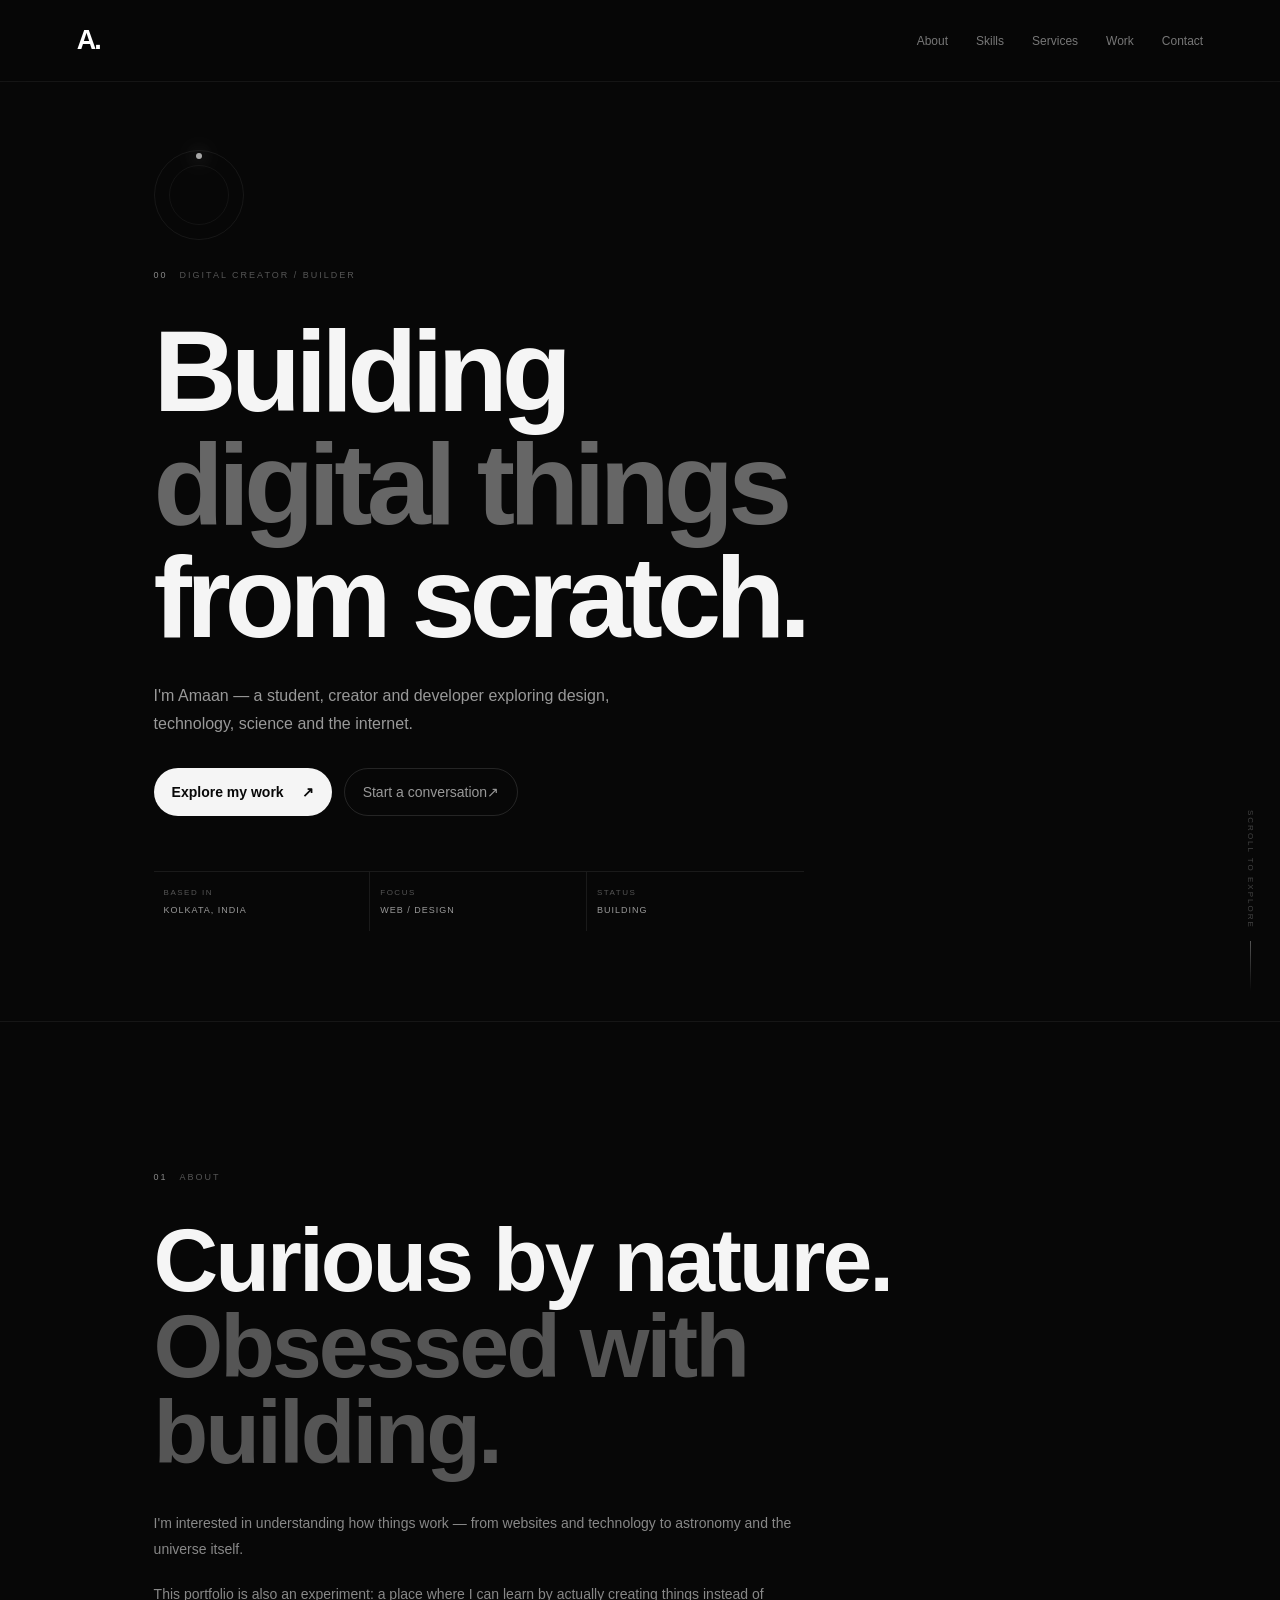
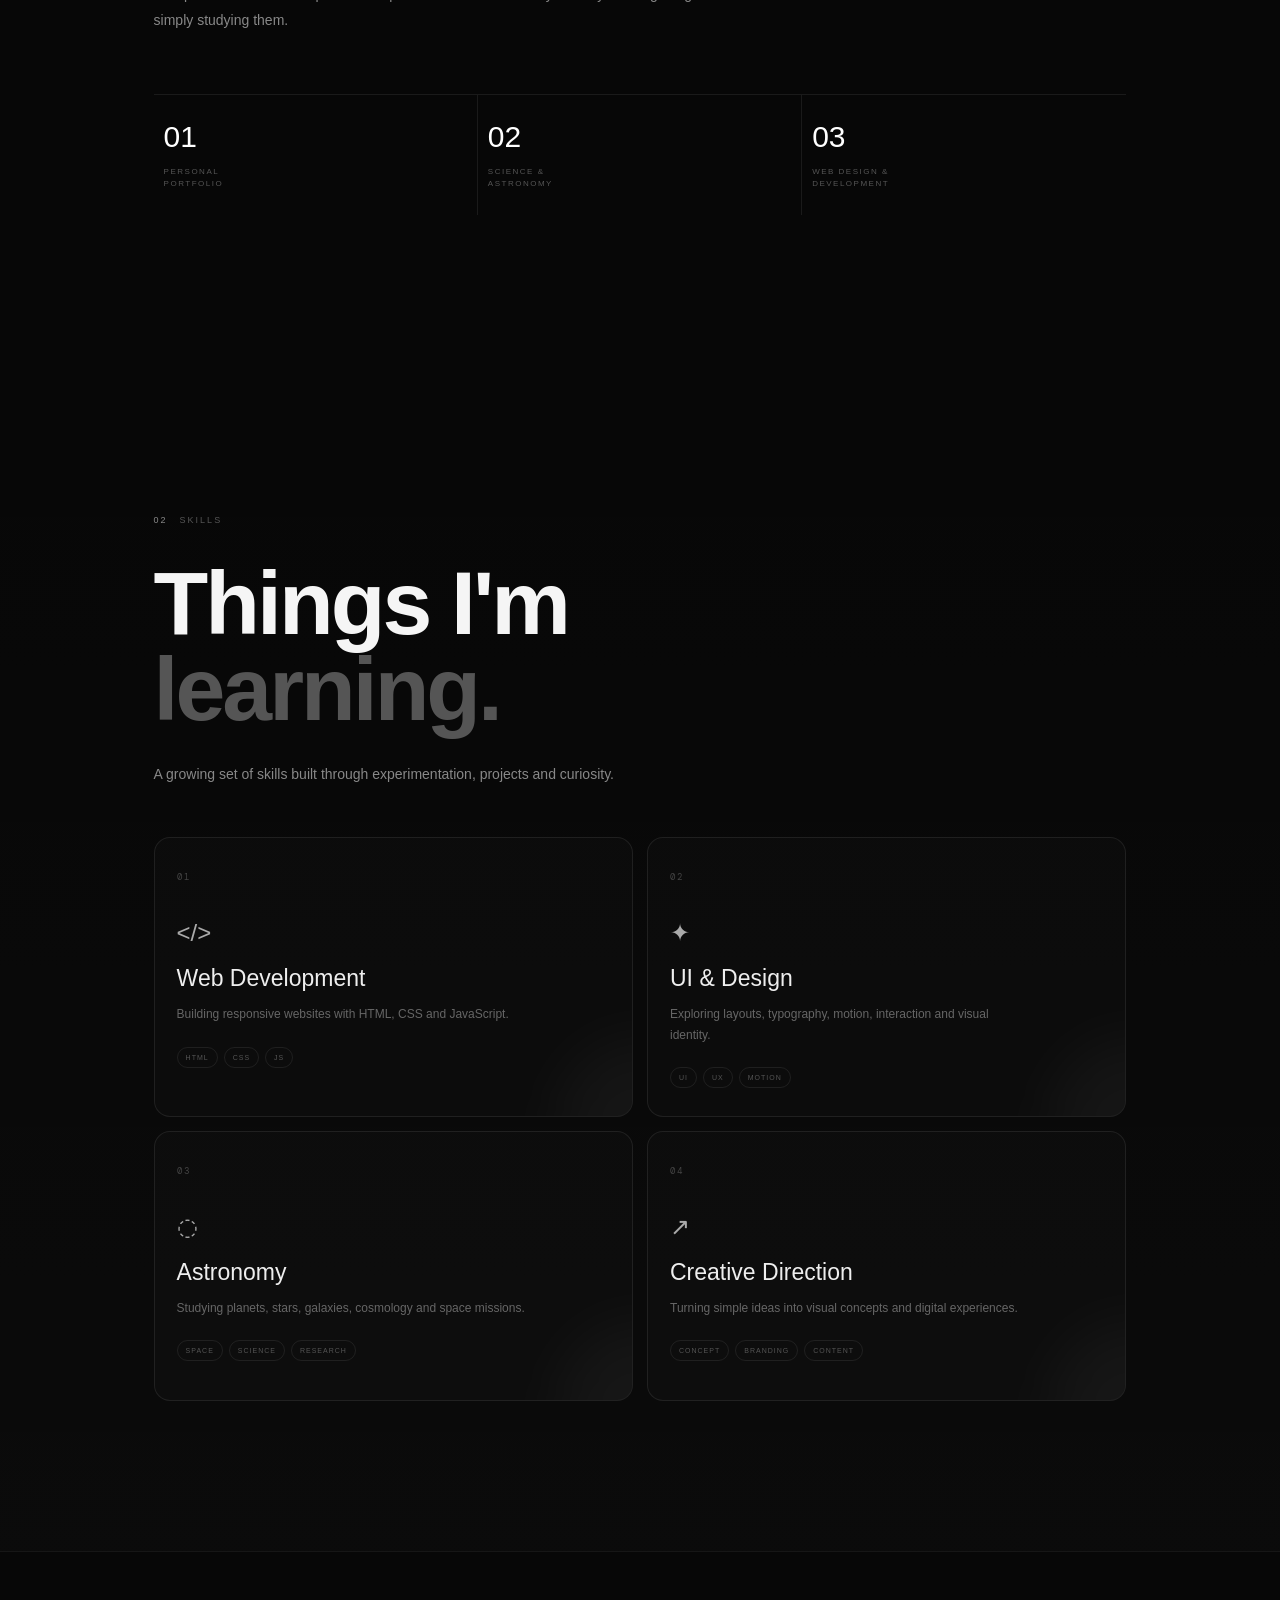
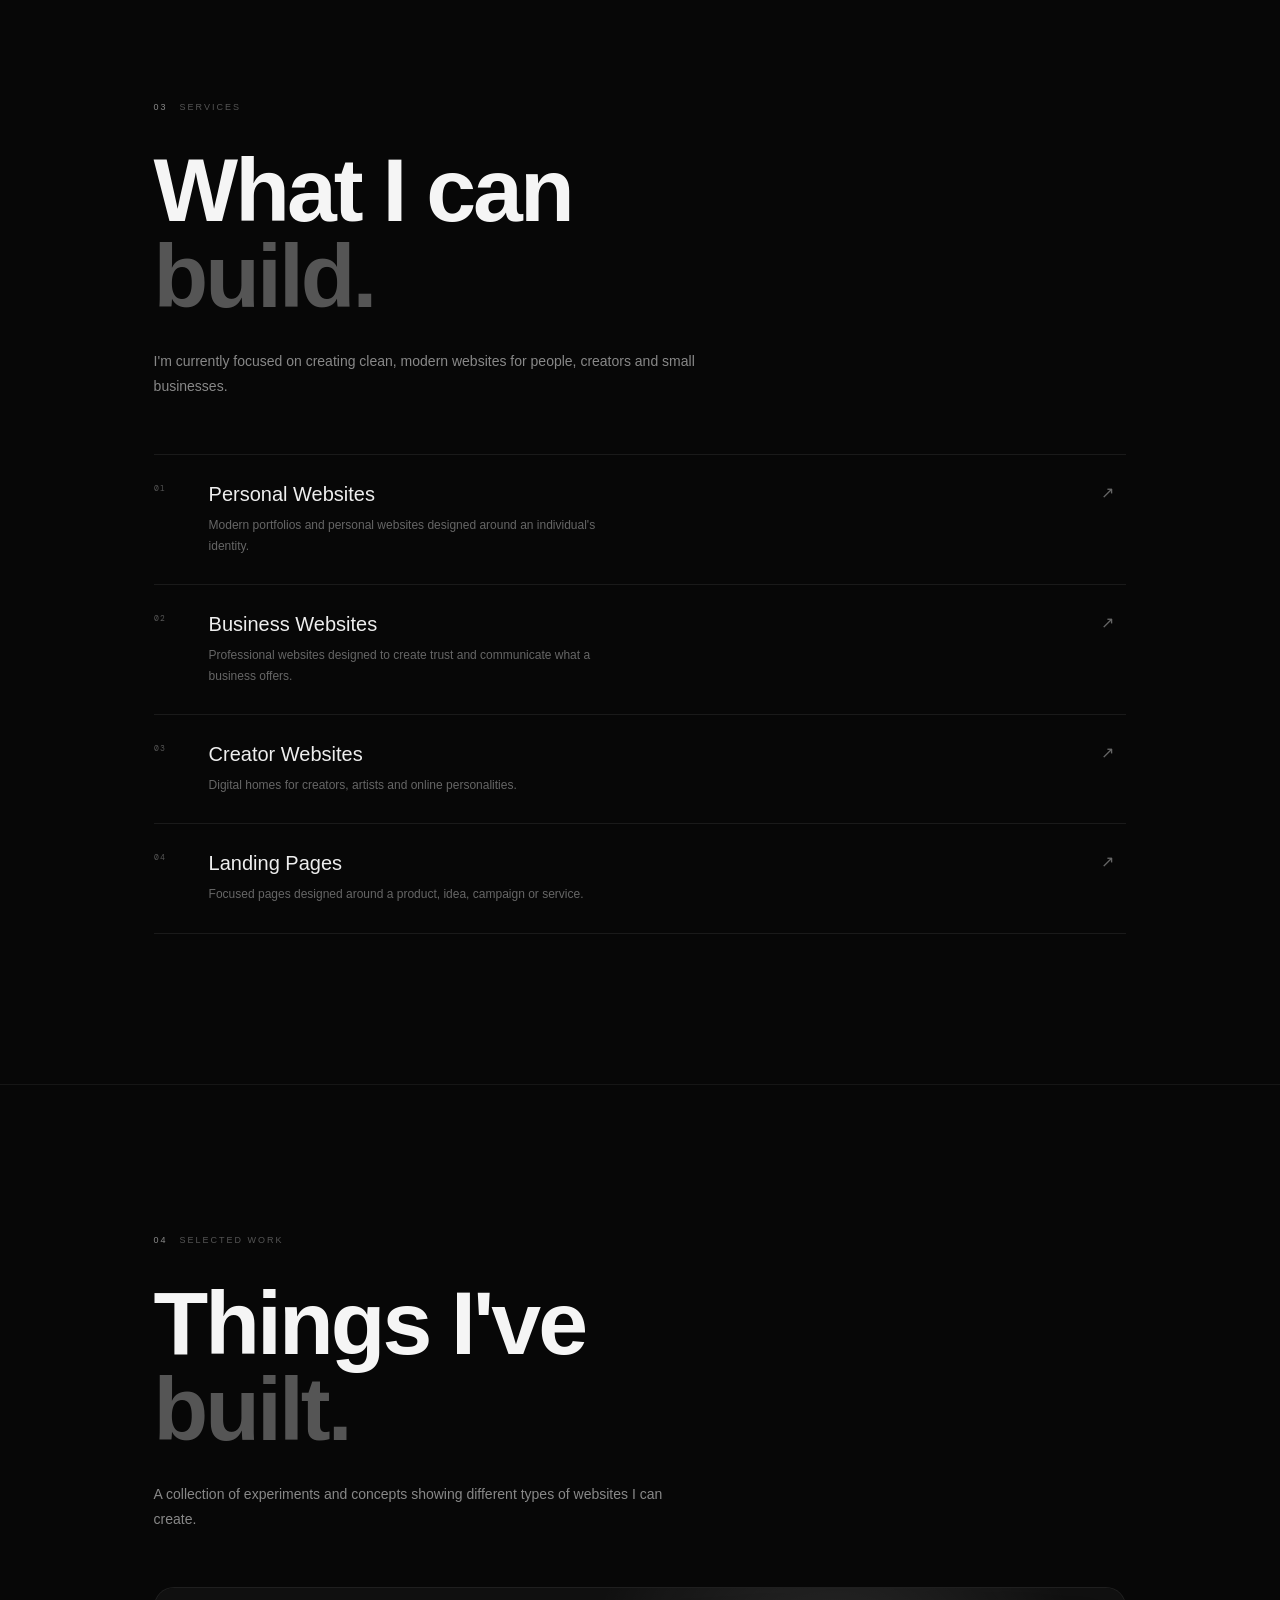
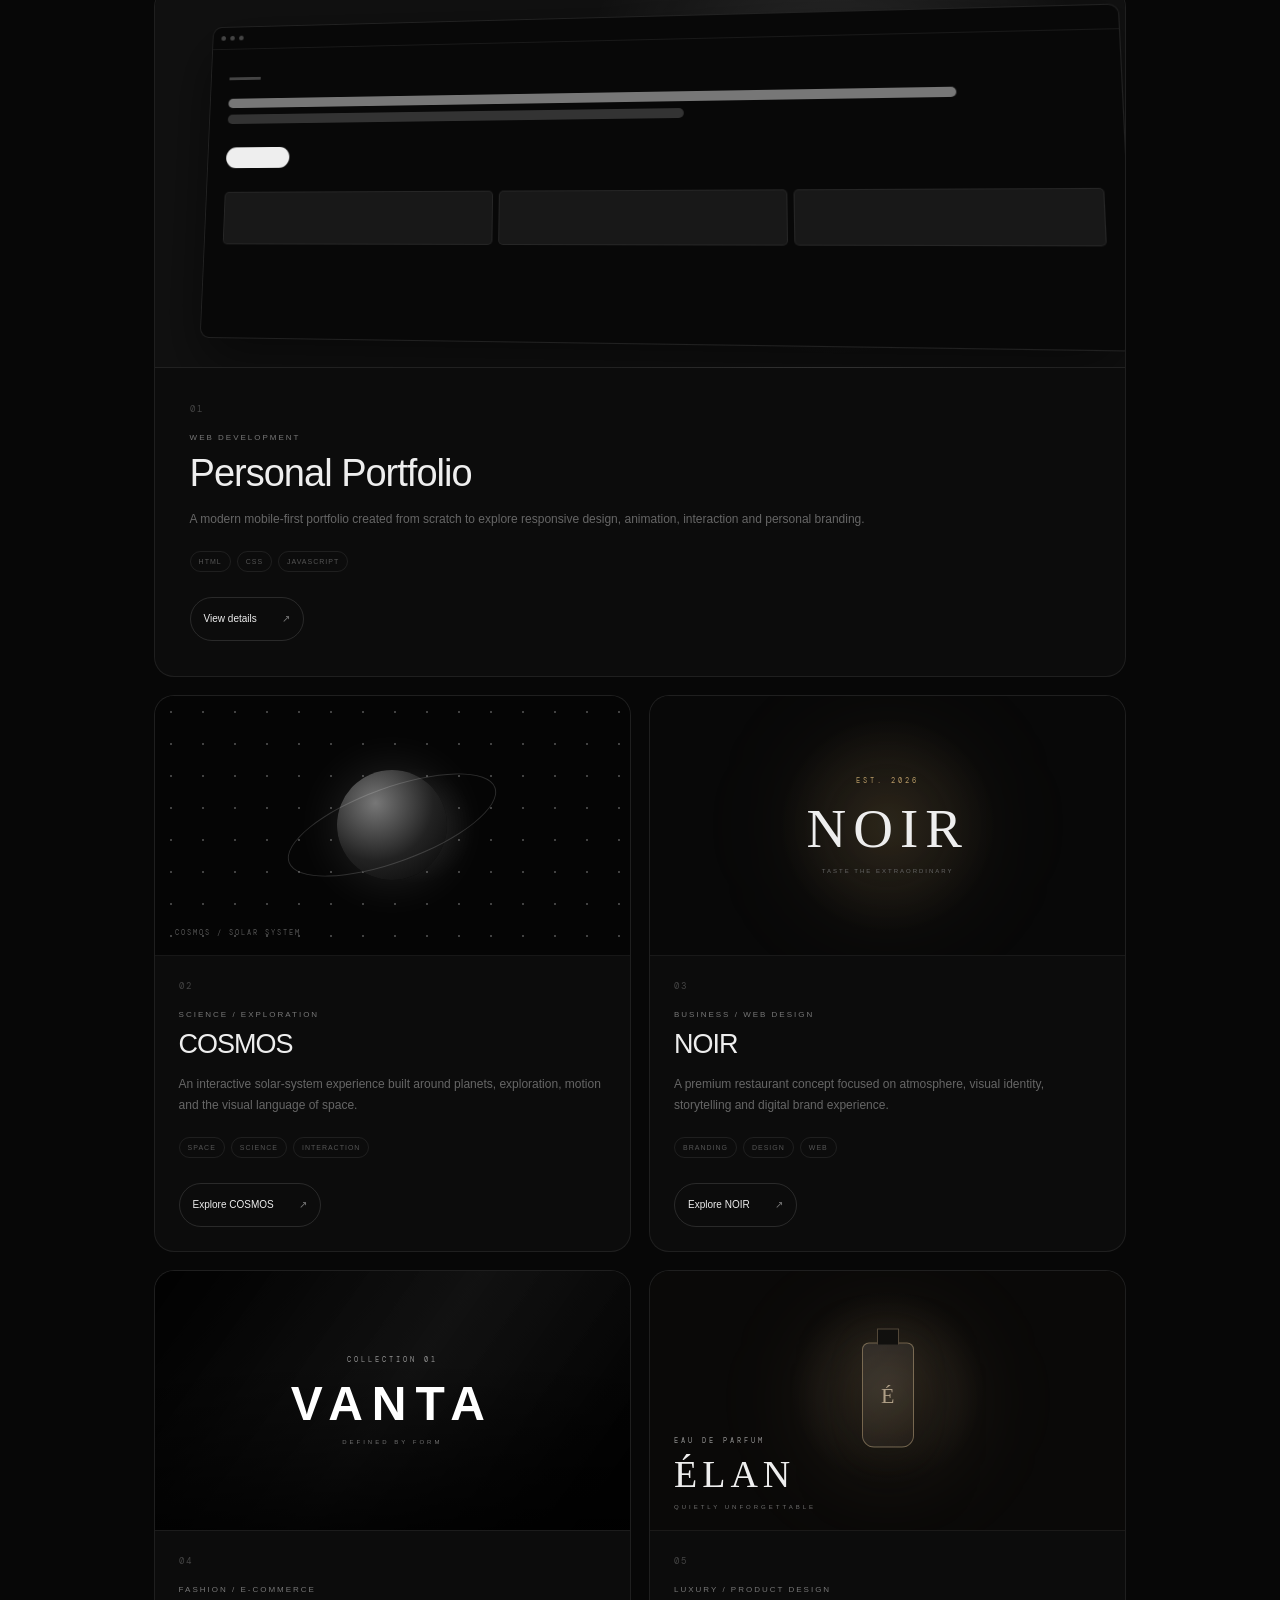
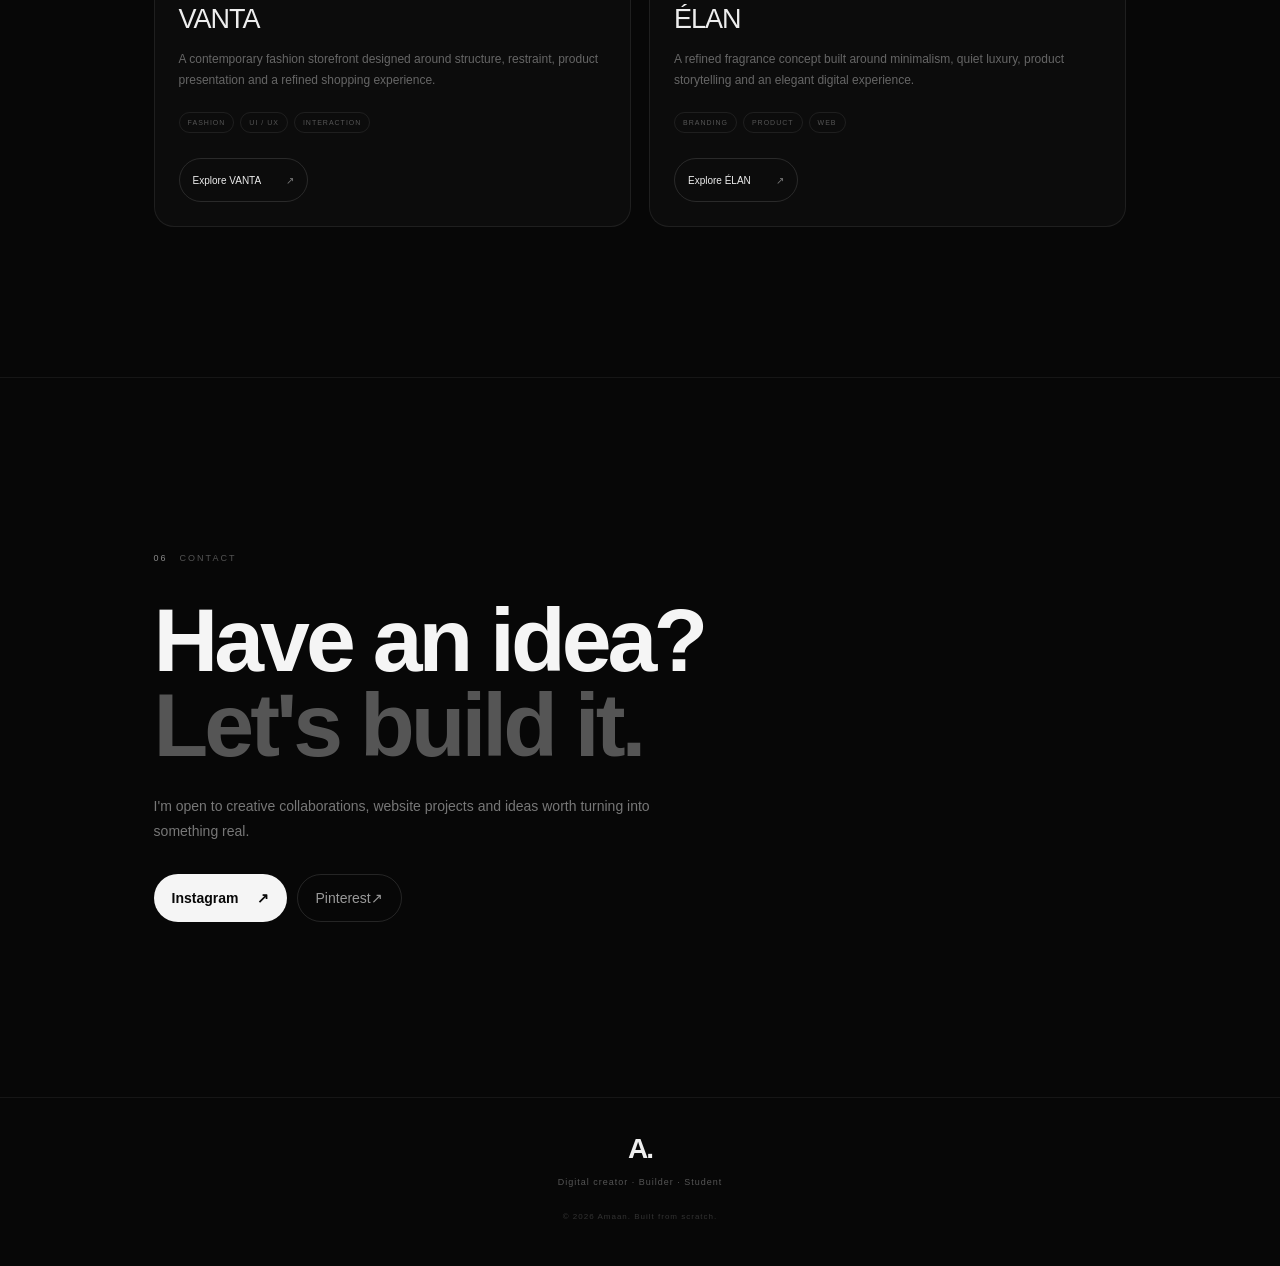
<file: index.html>
<!DOCTYPE html>
<html lang="en">
<head>
    <meta charset="UTF-8">
    <meta name="viewport" content="width=device-width, initial-scale=1.0">

    <title>Amaan — Digital Creator & Builder</title>

    <meta
        name="description"
        content="Amaan — digital creator, builder and student creating modern digital experiences."
    >

    <link rel="preconnect" href="https://fonts.googleapis.com">
    <link rel="preconnect" href="https://fonts.gstatic.com" crossorigin>

    <link
        href="https://fonts.googleapis.com/css2?family=DM+Mono:wght@300;400;500&family=Manrope:wght@400;500;600;700&family=Playfair+Display:ital,wght@0,400;0,500;1,400&display=swap"
        rel="stylesheet"
    >

    <link rel="stylesheet" href="style.css">
</head>

<body>

    <!-- =========================
         NAVIGATION
    ========================== -->

    <header class="navbar" id="top">
        <a href="#top" class="logo">A.</a>

        <nav class="desktop-nav">
            <a href="#about">About</a>
            <a href="#skills">Skills</a>
            <a href="#services">Services</a>
            <a href="#work">Work</a>
            <a href="#contact">Contact</a>
        </nav>

        <button
            class="menu-button"
            id="menuButton"
            aria-label="Open menu"
            aria-expanded="false"
        >
            <span></span>
            <span></span>
        </button>
    </header>


    <!-- =========================
         MOBILE MENU
    ========================== -->

    <div class="mobile-menu" id="mobileMenu">
        <a href="#about">About</a>
        <a href="#skills">Skills</a>
        <a href="#services">Services</a>
        <a href="#work">Work</a>
        <a href="#contact">Contact</a>

        <div class="mobile-menu-bottom">
            <span>AVAILABLE FOR CREATIVE PROJECTS</span>
            <span>© 2026</span>
        </div>
    </div>


    <main>

        <!-- =========================
             HERO
        ========================== -->

        <section class="hero">

            <div class="hero-glow"></div>

            <div class="hero-orbit">
                <span></span>
            </div>

            <div class="hero-content">

                <div class="section-label hero-label">
                    <span>00</span>
                    DIGITAL CREATOR / BUILDER
                </div>

                <h1>
                    Building
                    <span>digital things</span>
                    from scratch.
                </h1>

                <p class="hero-text">
                    I'm Amaan — a student, creator and developer exploring
                    design, technology, science and the internet.
                </p>

                <div class="hero-buttons">

                    <a href="#work" class="primary-button">
                        Explore my work
                        <span>↗</span>
                    </a>

                    <a href="#contact" class="secondary-button">
                        Start a conversation
                        <span>↗</span>
                    </a>

                </div>

            </div>

            <div class="hero-meta">

                <div>
                    <span>BASED IN</span>
                    <strong>KOLKATA, INDIA</strong>
                </div>

                <div>
                    <span>FOCUS</span>
                    <strong>WEB / DESIGN</strong>
                </div>

                <div>
                    <span>STATUS</span>
                    <strong>BUILDING</strong>
                </div>

            </div>

            <div class="scroll-indicator">
                <span>SCROLL TO EXPLORE</span>
                <i></i>
            </div>

        </section>


        <!-- =========================
             ABOUT
        ========================== -->

        <section class="section about" id="about">

            <div class="section-label">
                <span>01</span>
                ABOUT
            </div>

            <div class="about-content">

                <h2>
                    Curious by nature.
                    <span>Obsessed with building.</span>
                </h2>

                <p>
                    I'm interested in understanding how things work —
                    from websites and technology to astronomy and the
                    universe itself.
                </p>

                <p>
                    This portfolio is also an experiment: a place where
                    I can learn by actually creating things instead of
                    simply studying them.
                </p>

            </div>

            <div class="stats">

                <div>
                    <strong>01</strong>
                    <span>PERSONAL<br>PORTFOLIO</span>
                </div>

                <div>
                    <strong>02</strong>
                    <span>SCIENCE &<br>ASTRONOMY</span>
                </div>

                <div>
                    <strong>03</strong>
                    <span>WEB DESIGN &<br>DEVELOPMENT</span>
                </div>

            </div>

        </section>


        <!-- =========================
             SKILLS
        ========================== -->

        <section class="section skills" id="skills">

            <div class="section-label">
                <span>02</span>
                SKILLS
            </div>

            <h2>
                Things I'm
                <span>learning.</span>
            </h2>

            <p>
                A growing set of skills built through experimentation,
                projects and curiosity.
            </p>

            <div class="skills-grid">

                <article class="skill-card">
                    <span class="skill-number">01</span>

                    <div class="skill-icon">&lt;/&gt;</div>

                    <h3>Web Development</h3>

                    <p>
                        Building responsive websites with HTML,
                        CSS and JavaScript.
                    </p>

                    <div class="skill-tags">
                        <span>HTML</span>
                        <span>CSS</span>
                        <span>JS</span>
                    </div>
                </article>


                <article class="skill-card">
                    <span class="skill-number">02</span>

                    <div class="skill-icon">✦</div>

                    <h3>UI & Design</h3>

                    <p>
                        Exploring layouts, typography, motion,
                        interaction and visual identity.
                    </p>

                    <div class="skill-tags">
                        <span>UI</span>
                        <span>UX</span>
                        <span>MOTION</span>
                    </div>
                </article>


                <article class="skill-card">
                    <span class="skill-number">03</span>

                    <div class="skill-icon">◌</div>

                    <h3>Astronomy</h3>

                    <p>
                        Studying planets, stars, galaxies,
                        cosmology and space missions.
                    </p>

                    <div class="skill-tags">
                        <span>SPACE</span>
                        <span>SCIENCE</span>
                        <span>RESEARCH</span>
                    </div>
                </article>


                <article class="skill-card">
                    <span class="skill-number">04</span>

                    <div class="skill-icon">↗</div>

                    <h3>Creative Direction</h3>

                    <p>
                        Turning simple ideas into visual concepts
                        and digital experiences.
                    </p>

                    <div class="skill-tags">
                        <span>CONCEPT</span>
                        <span>BRANDING</span>
                        <span>CONTENT</span>
                    </div>
                </article>

            </div>

        </section>


        <!-- =========================
             SERVICES
        ========================== -->

        <section class="section services" id="services">

            <div class="section-label">
                <span>03</span>
                SERVICES
            </div>

            <h2>
                What I can
                <span>build.</span>
            </h2>

            <p>
                I'm currently focused on creating clean, modern
                websites for people, creators and small businesses.
            </p>

            <div class="service-list">

                <article class="service">

                    <span class="service-number">01</span>

                    <div>
                        <h3>Personal Websites</h3>
                        <p>
                            Modern portfolios and personal websites
                            designed around an individual's identity.
                        </p>
                    </div>

                    <span class="service-arrow">↗</span>

                </article>


                <article class="service">

                    <span class="service-number">02</span>

                    <div>
                        <h3>Business Websites</h3>
                        <p>
                            Professional websites designed to create
                            trust and communicate what a business offers.
                        </p>
                    </div>

                    <span class="service-arrow">↗</span>

                </article>


                <article class="service">

                    <span class="service-number">03</span>

                    <div>
                        <h3>Creator Websites</h3>
                        <p>
                            Digital homes for creators, artists and
                            online personalities.
                        </p>
                    </div>

                    <span class="service-arrow">↗</span>

                </article>


                <article class="service">

                    <span class="service-number">04</span>

                    <div>
                        <h3>Landing Pages</h3>
                        <p>
                            Focused pages designed around a product,
                            idea, campaign or service.
                        </p>
                    </div>

                    <span class="service-arrow">↗</span>

                </article>

            </div>

        </section>


        <!-- =========================
             SELECTED WORK
        ========================== -->

        <section class="section work" id="work">

            <div class="section-label">
                <span>04</span>
                SELECTED WORK
            </div>

            <h2>
                Things I've
                <span>built.</span>
            </h2>

            <p>
                A collection of experiments and concepts showing
                different types of websites I can create.
            </p>


            <div class="projects">

                <!-- PROJECT 01 — PERSONAL PORTFOLIO -->

                <article class="project-card">

                    <div class="project-visual portfolio-preview">

                        <div class="preview-browser">

                            <div class="preview-browser-top">
                                <span></span>
                                <span></span>
                                <span></span>
                            </div>

                            <div class="preview-content">

                                <div class="preview-small-line"></div>

                                <div class="preview-title-line"></div>
                                <div class="preview-title-line short"></div>

                                <div class="preview-button"></div>

                                <div class="preview-cards">
                                    <div></div>
                                    <div></div>
                                    <div></div>
                                </div>

                            </div>

                        </div>

                    </div>

                    <div class="project-info">

                        <div class="project-number">01</div>

                        <div class="project-category">
                            WEB DEVELOPMENT
                        </div>

                        <h3>Personal Portfolio</h3>

                        <p>
                            A modern mobile-first portfolio created
                            from scratch to explore responsive design,
                            animation, interaction and personal branding.
                        </p>

                        <div class="project-tags">
                            <span>HTML</span>
                            <span>CSS</span>
                            <span>JAVASCRIPT</span>
                        </div>

                        <button
                            class="project-open"
                            data-project="portfolio"
                        >
                            View details
                            <span>↗</span>
                        </button>

                    </div>

                </article>


                <!-- PROJECT 02 — COSMOS -->

                <article class="project-card astronomy-project">

                    <div class="project-visual astronomy-preview">

                        <div class="astronomy-stars"></div>
                        <div class="astronomy-planet"></div>
                        <div class="astronomy-orbit"></div>

                        <div class="astronomy-label">
                            COSMOS / SOLAR SYSTEM
                        </div>

                    </div>

                    <div class="project-info">

                        <div class="project-number">02</div>

                        <div class="project-category">
                            SCIENCE / EXPLORATION
                        </div>

                        <h3>COSMOS</h3>

                        <p>
                            An interactive solar-system experience
                            built around planets, exploration,
                            motion and the visual language of space.
                        </p>

                        <div class="project-tags">
                            <span>SPACE</span>
                            <span>SCIENCE</span>
                            <span>INTERACTION</span>
                        </div>

                        <button
                            class="project-open"
                            data-project="astronomy"
                        >
                            Explore COSMOS
                            <span>↗</span>
                        </button>

                    </div>

                </article>


                <!-- PROJECT 03 — NOIR -->

                <article class="project-card">

                    <div class="project-visual restaurant-preview">

                        <div class="restaurant-preview-glow"></div>

                        <div class="restaurant-preview-text">
                            <span>EST. 2026</span>
                            <strong>NOIR</strong>
                            <small>TASTE THE EXTRAORDINARY</small>
                        </div>

                    </div>

                    <div class="project-info">

                        <div class="project-number">03</div>

                        <div class="project-category">
                            BUSINESS / WEB DESIGN
                        </div>

                        <h3>NOIR</h3>

                        <p>
                            A premium restaurant concept focused
                            on atmosphere, visual identity,
                            storytelling and digital brand experience.
                        </p>

                        <div class="project-tags">
                            <span>BRANDING</span>
                            <span>DESIGN</span>
                            <span>WEB</span>
                        </div>

                        <button
                            class="project-open"
                            data-project="restaurant"
                        >
                            Explore NOIR
                            <span>↗</span>
                        </button>

                    </div>

                </article>


                <!-- PROJECT 04 — VANTA -->

                <article class="project-card">

                    <div class="project-visual vanta-preview">

                        <div class="vanta-preview-image"></div>

                        <div class="vanta-preview-overlay"></div>

                        <div class="vanta-preview-copy">
                            <span>COLLECTION 01</span>
                            <strong>VANTA</strong>
                            <small>DEFINED BY FORM</small>
                        </div>

                    </div>

                    <div class="project-info">

                        <div class="project-number">04</div>

                        <div class="project-category">
                            FASHION / E-COMMERCE
                        </div>

                        <h3>VANTA</h3>

                        <p>
                            A contemporary fashion storefront designed
                            around structure, restraint, product presentation
                            and a refined shopping experience.
                        </p>

                        <div class="project-tags">
                            <span>FASHION</span>
                            <span>UI / UX</span>
                            <span>INTERACTION</span>
                        </div>

                        <button
                            class="project-open"
                            data-project="vanta"
                        >
                            Explore VANTA
                            <span>↗</span>
                        </button>

                    </div>

                </article>


                <!-- PROJECT 05 — ÉLAN -->

                <article class="project-card">

                    <div class="project-visual elan-preview">

                        <div class="elan-glow"></div>

                        <div class="elan-bottle">
                            <span>É</span>
                        </div>

                        <div class="elan-preview-copy">
                            <span>EAU DE PARFUM</span>
                            <strong>ÉLAN</strong>
                            <small>QUIETLY UNFORGETTABLE</small>
                        </div>

                    </div>

                    <div class="project-info">

                        <div class="project-number">05</div>

                        <div class="project-category">
                            LUXURY / PRODUCT DESIGN
                        </div>

                        <h3>ÉLAN</h3>

                        <p>
                            A refined fragrance concept built around
                            minimalism, quiet luxury, product storytelling
                            and an elegant digital experience.
                        </p>

                        <div class="project-tags">
                            <span>BRANDING</span>
                            <span>PRODUCT</span>
                            <span>WEB</span>
                        </div>

                        <button
                            class="project-open"
                            data-project="elan"
                        >
                            Explore ÉLAN
                            <span>↗</span>
                        </button>

                    </div>

                </article>

            </div>

        </section>


        <!-- =========================
             CONTACT
        ========================== -->

        <section class="section contact" id="contact">

            <div class="section-label">
                <span>06</span>
                CONTACT
            </div>

            <h2>
                Have an idea?
                <span>Let's build it.</span>
            </h2>

            <p>
                I'm open to creative collaborations, website projects
                and ideas worth turning into something real.
            </p>

            <div class="contact-links">

                <a
                    href="https://www.instagram.com/amaan.minimal/"
                    class="primary-button"
                    target="_blank"
                    rel="noopener noreferrer"
                >
                    Instagram
                    <span>↗</span>
                </a>

                <a
                    href="https://www.pinterest.com/amaannkk/"
                    class="secondary-button"
                    target="_blank"
                    rel="noopener noreferrer"
                >
                    Pinterest
                    <span>↗</span>
                </a>

            </div>

        </section>

    </main>


    <!-- =========================
         PROJECT MODAL
    ========================== -->

    <div
        class="project-modal"
        id="projectModal"
        aria-hidden="true"
    >

        <div class="project-modal-backdrop"></div>

        <div
            class="project-modal-content"
            role="dialog"
            aria-modal="true"
            aria-labelledby="modalTitle"
        >

            <button
                class="project-modal-close"
                id="projectModalClose"
                aria-label="Close project"
            >
                ×
            </button>

            <div class="modal-number" id="modalNumber">
                01
            </div>

            <div class="modal-category" id="modalCategory">
                WEB DEVELOPMENT
            </div>

            <h2 id="modalTitle">
                Personal Portfolio
            </h2>

            <p
                class="modal-description"
                id="modalDescription"
            >
                A modern mobile-first portfolio designed around
                a personal identity.
            </p>

            <div class="modal-divider"></div>

            <div class="modal-details">

                <div>
                    <span>ROLE</span>
                    <strong id="modalRole">
                        Designer & Developer
                    </strong>
                </div>

                <div>
                    <span>TECHNOLOGY</span>
                    <strong id="modalTech">
                        HTML / CSS / JavaScript
                    </strong>
                </div>

                <div>
                    <span>FOCUS</span>
                    <strong id="modalFocus">
                        Mobile-first design
                    </strong>
                </div>

            </div>

            <div class="modal-note">
                <span>✦</span>
                More projects will be added as I continue building.
            </div>

        </div>

    </div>


    <!-- =========================
         FOOTER
    ========================== -->

    <footer>

        <div class="footer-logo">
            A.
        </div>

        <p>
            Digital creator · Builder · Student
        </p>

        <p class="copyright">
            © 2026 Amaan. Built from scratch.
        </p>

    </footer>


    <script src="script.js"></script>

</body>
</html>
</file>
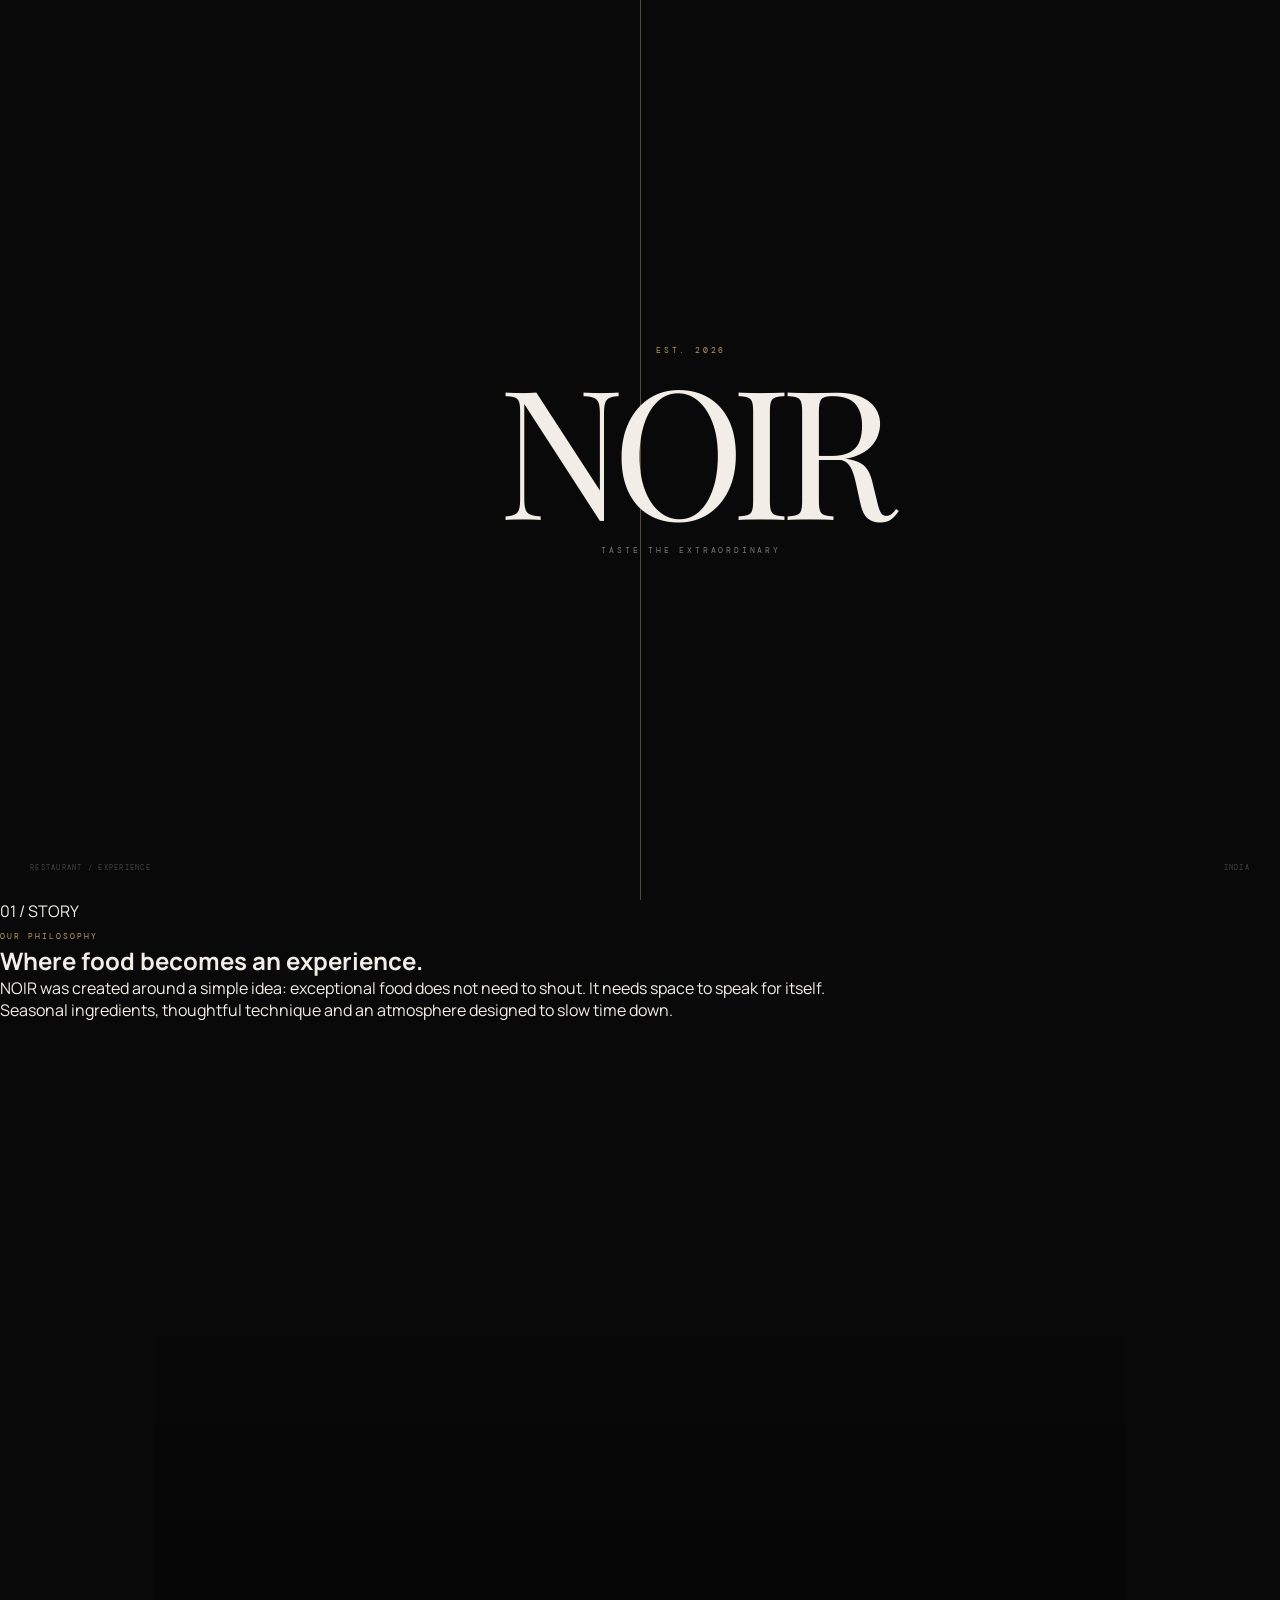
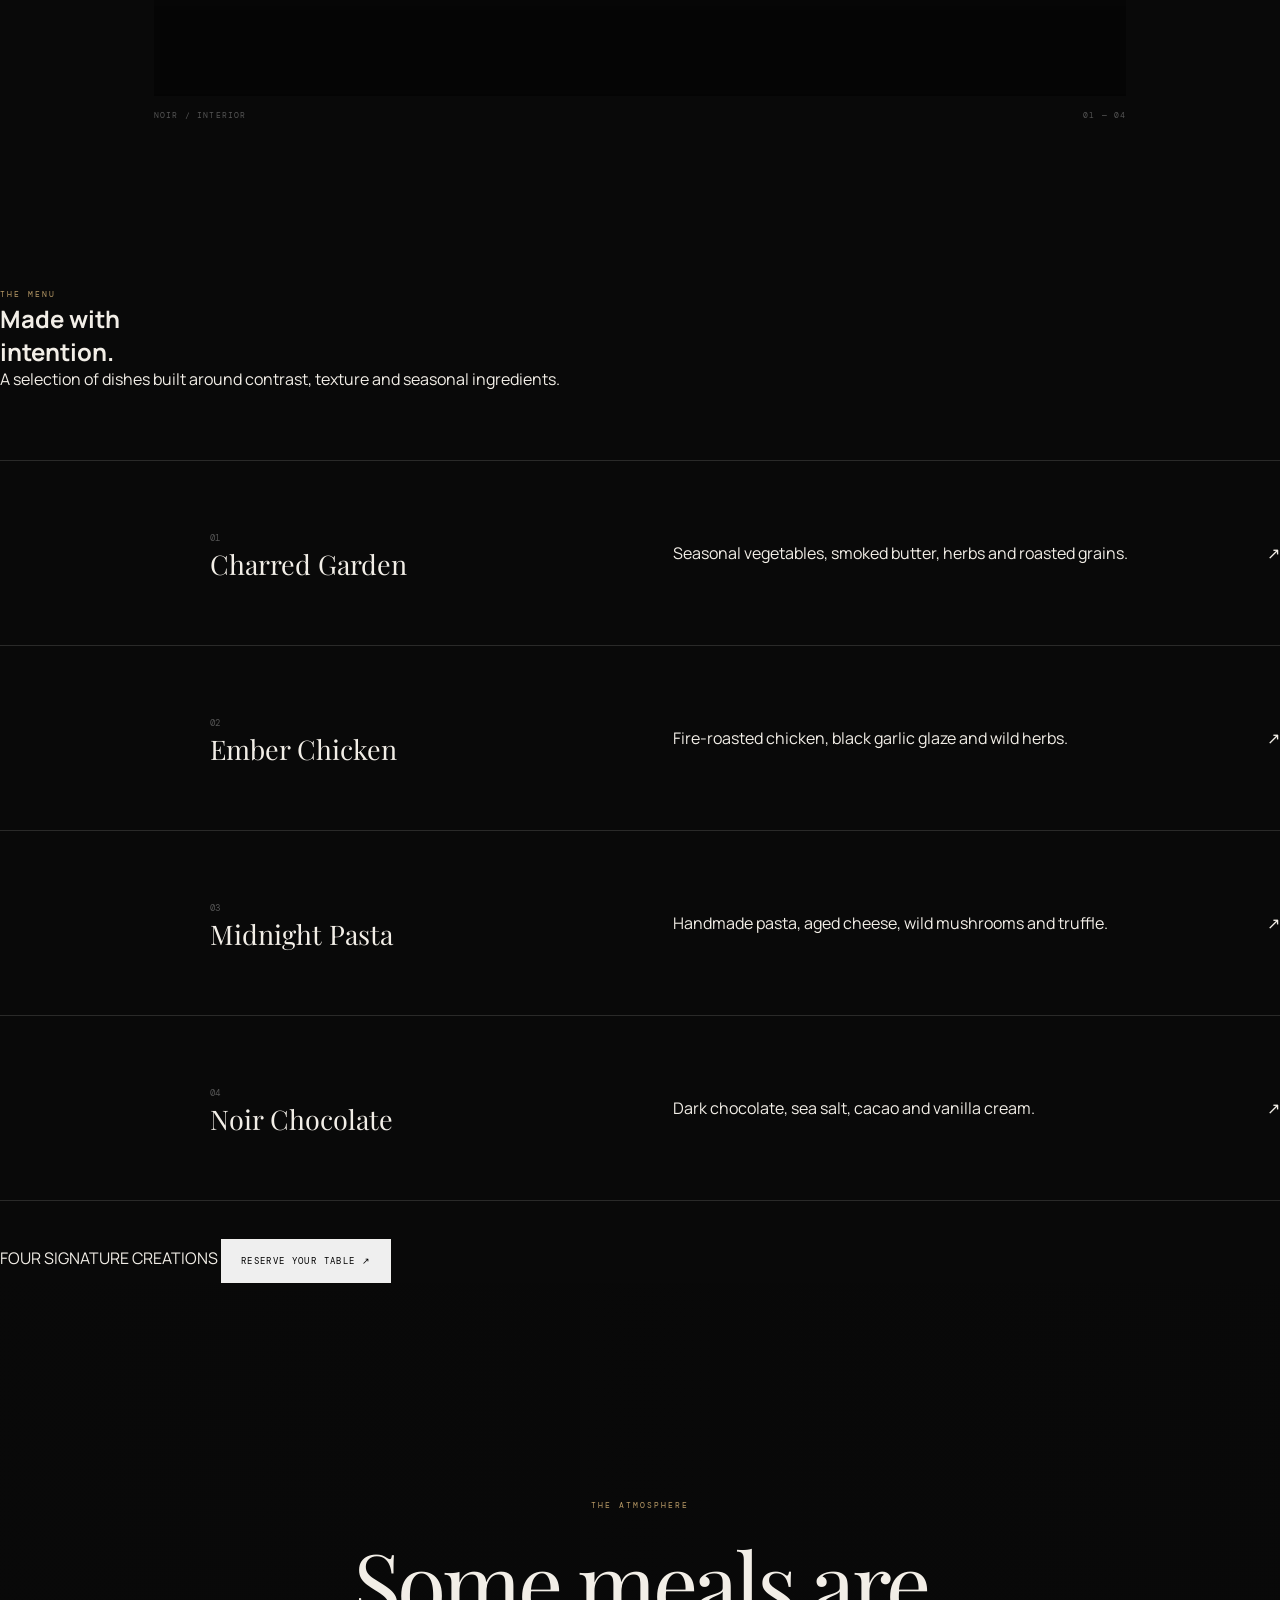
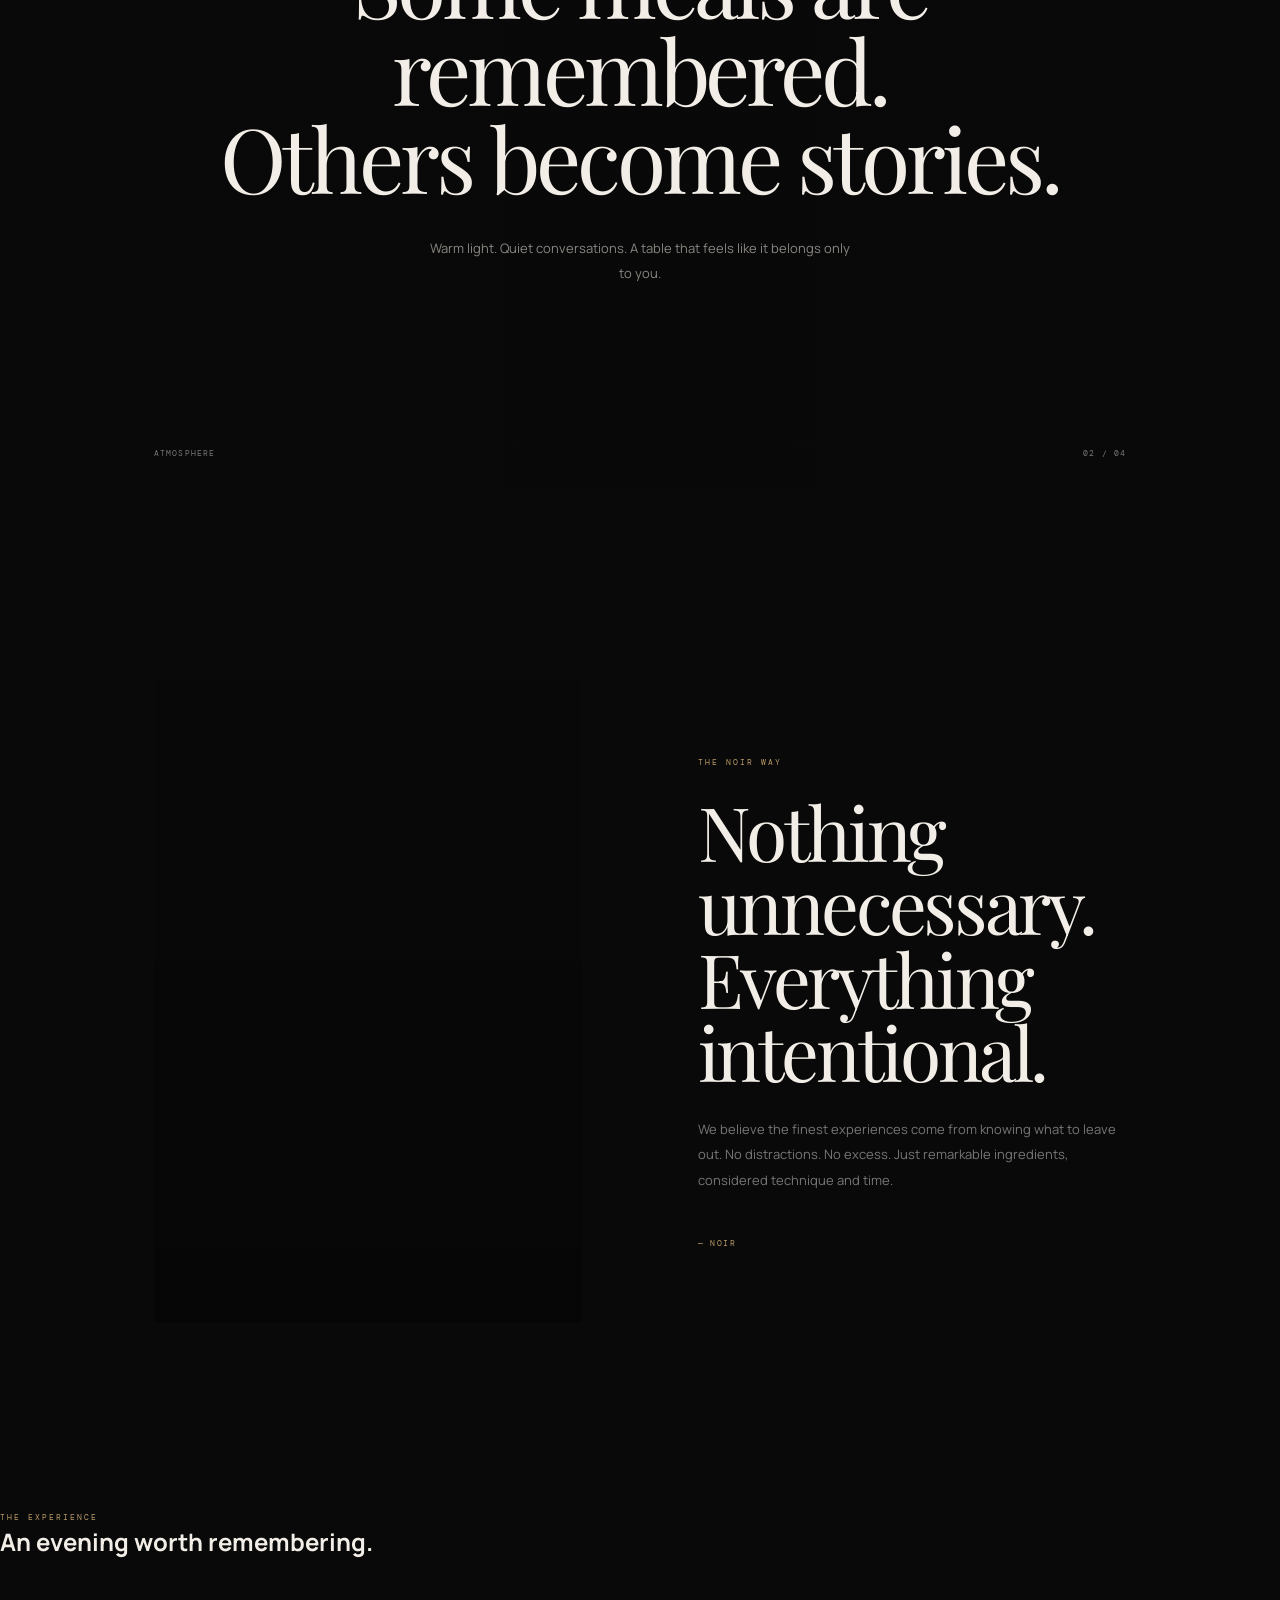
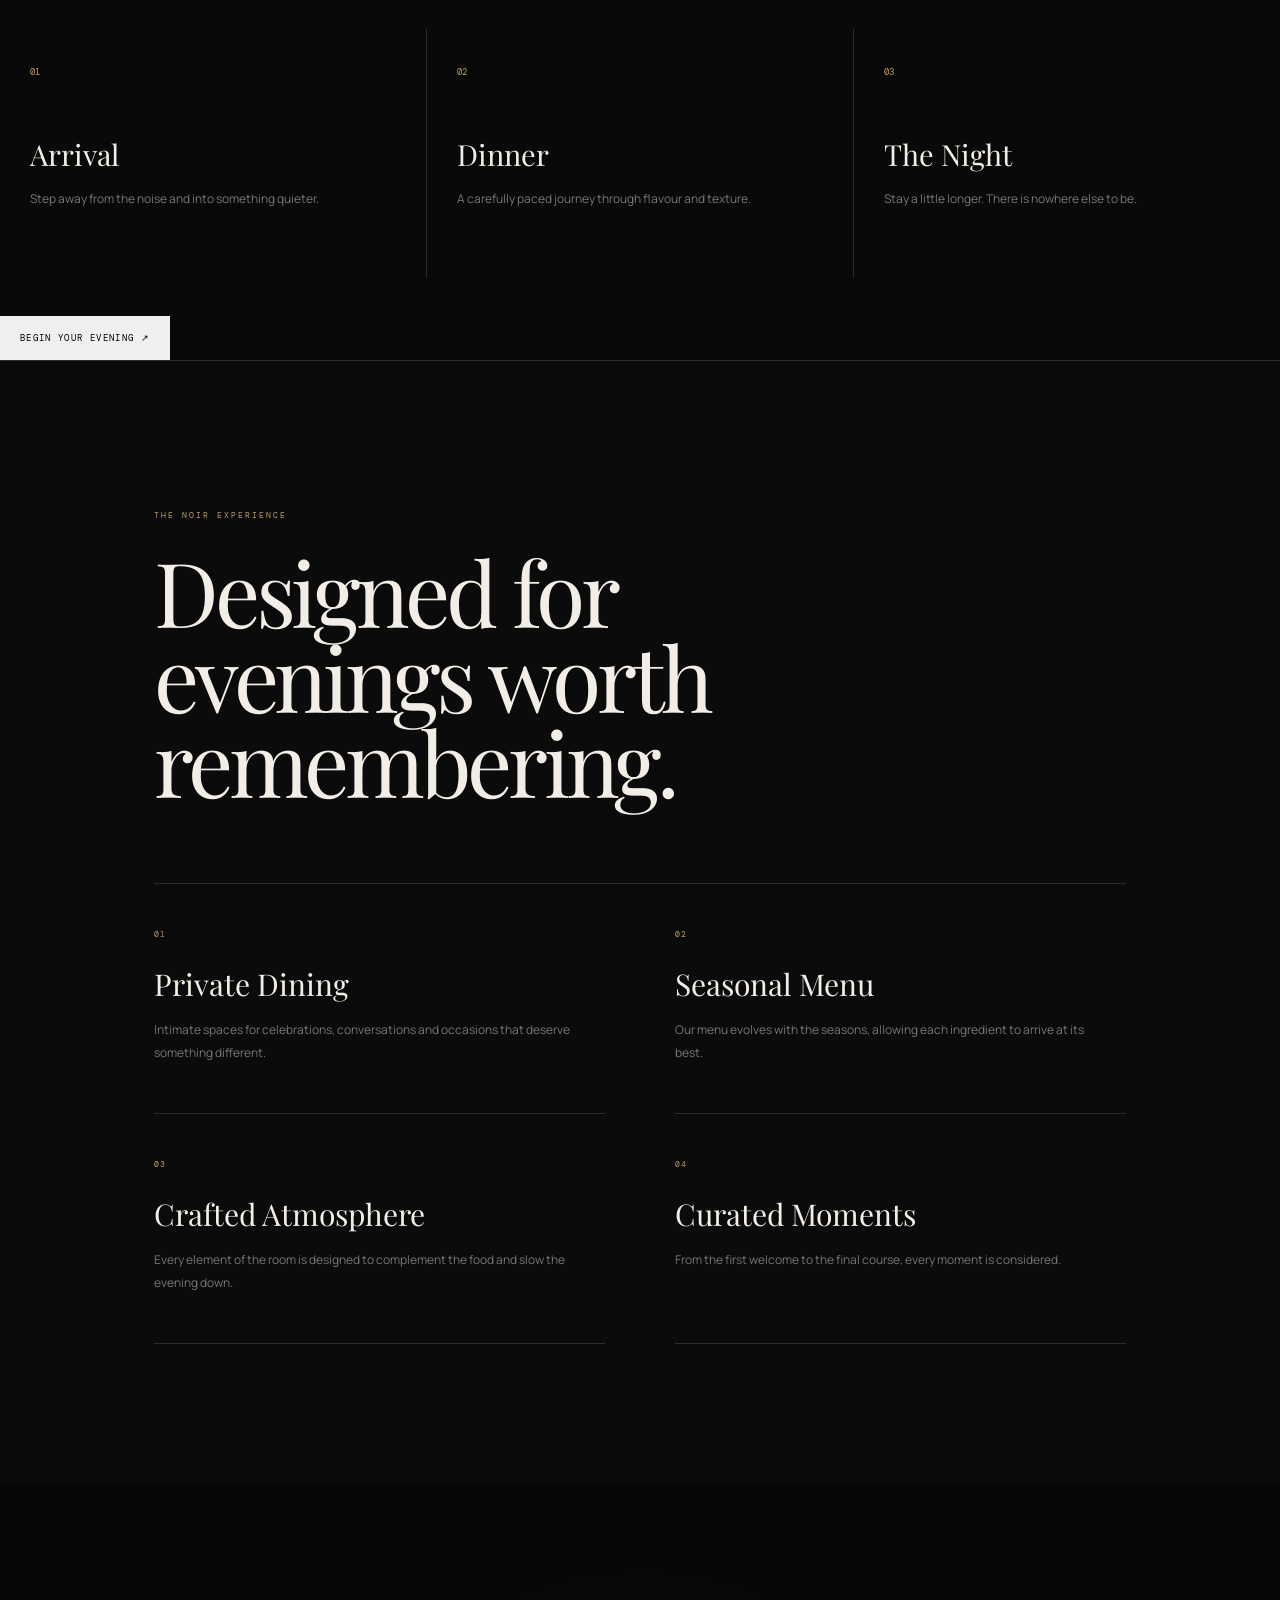
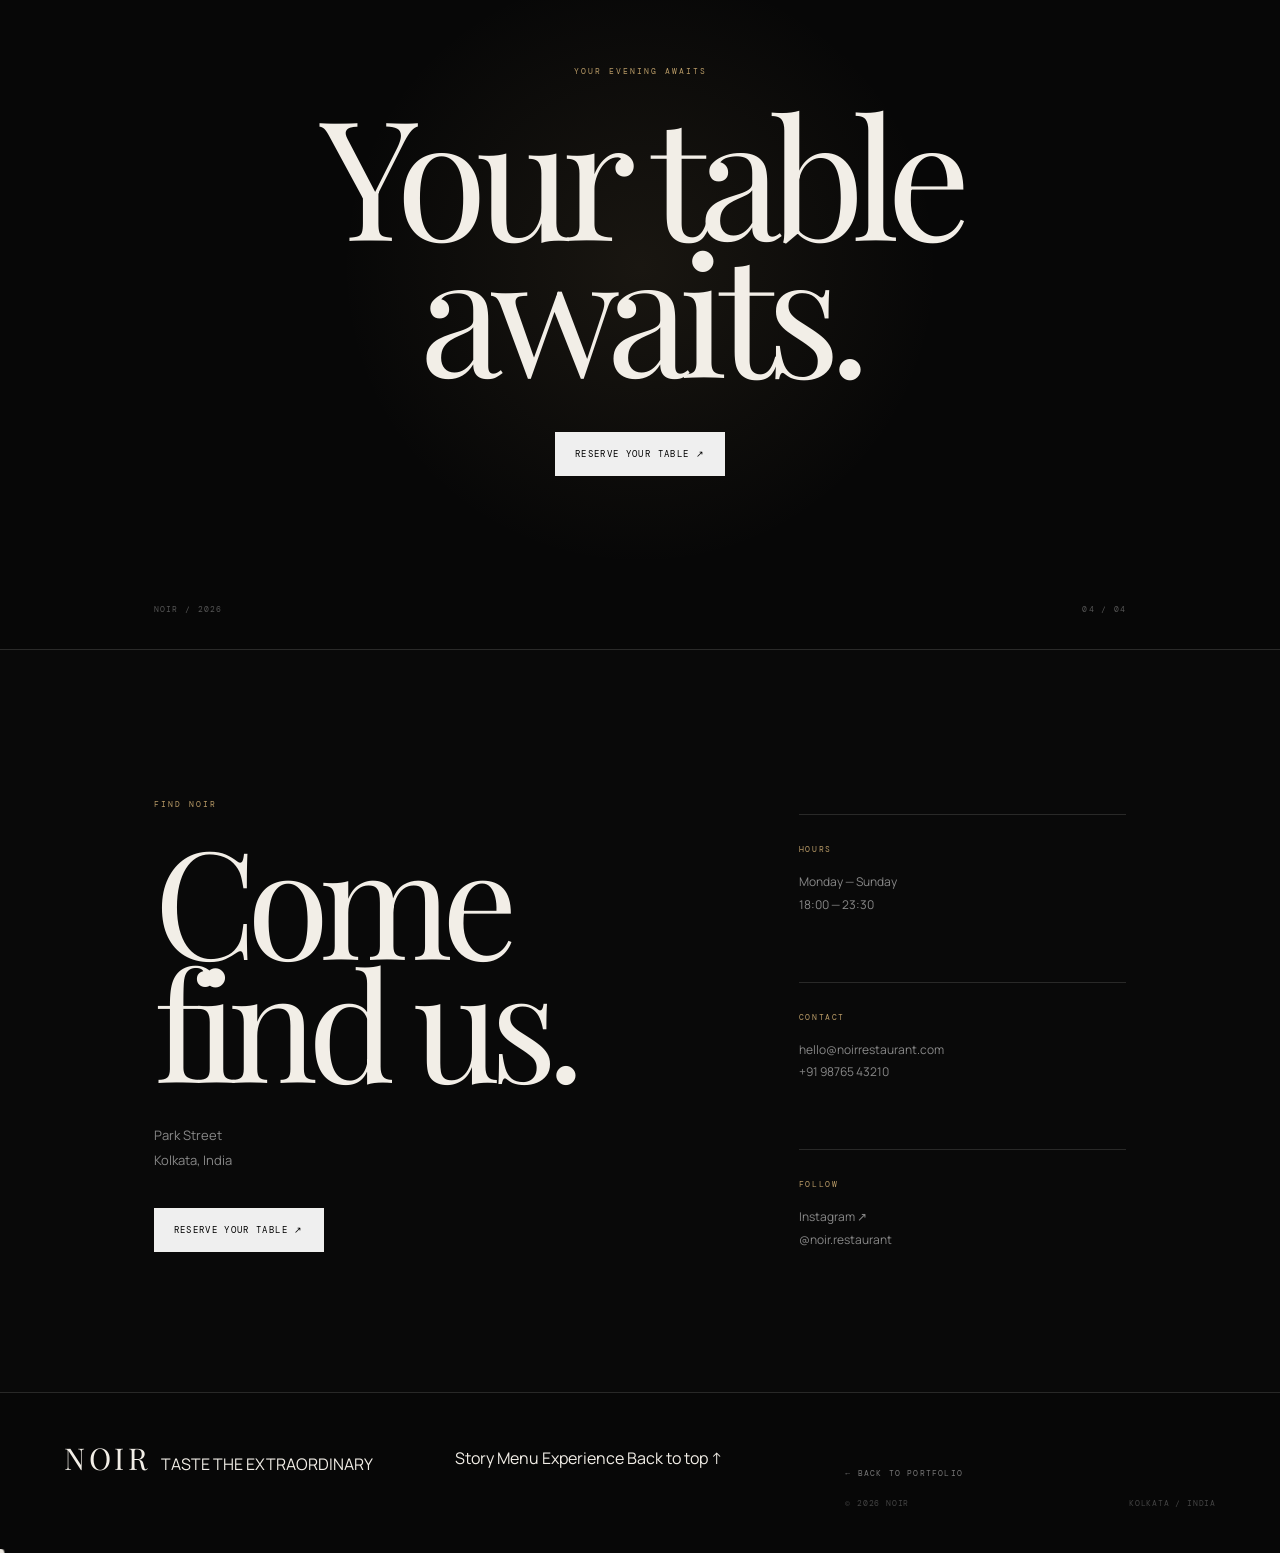
<file: noir.html>
<!DOCTYPE html>
<html lang="en">
<head>
    <meta charset="UTF-8">

    <meta
        name="viewport"
        content="width=device-width, initial-scale=1.0"
    >

    <meta
        name="description"
        content="NOIR — Taste the Extraordinary. A cinematic luxury restaurant experience."
    >

    <title>NOIR — Taste the Extraordinary</title>

    <link rel="preconnect" href="https://fonts.googleapis.com">
    <link rel="preconnect" href="https://fonts.gstatic.com" crossorigin>

    <link
        href="https://fonts.googleapis.com/css2?family=DM+Mono:wght@300;400&family=Manrope:wght@300;400;500;600&family=Playfair+Display:ital,wght@0,400;1,400&display=swap"
        rel="stylesheet"
    >

    <link rel="stylesheet" href="noir.css">
</head>

<body>

    <!-- =========================================
         NAVIGATION
    ========================================== -->

    <nav class="noir-nav">

        <a href="#top" class="noir-logo">
            NOIR
        </a>

        <div class="noir-nav-links">

            <a href="#story">
                Story
            </a>

            <a href="#menu">
                Menu
            </a>

            <a href="#experience">
                Experience
            </a>

        </div>

        <button
            class="noir-button noir-nav-button"
            id="openReservation"
        >
            Reserve
        </button>

    </nav>


    <!-- =========================================
         HERO
    ========================================== -->

    <main id="top">

        <section class="noir-hero">

            <div class="hero-image"></div>

            <div class="hero-overlay"></div>

            <div class="hero-content reveal">

                <span class="eyebrow">
                    RESTAURANT / EXPERIENCE
                </span>

                <h1>
                    Taste the<br>
                    extraordinary.
                </h1>

                <p>
                    A quiet celebration of flavour,
                    fire and everything in between.
                </p>

                <button
                    class="noir-button"
                    id="heroReserve"
                >
                    Reserve your table ↗
                </button>

            </div>


            <div class="hero-meta">

                <span>
                    22.5726° N
                </span>

                <span>
                    88.3639° E
                </span>

            </div>


            <div class="scroll-indicator">

                <span>
                    SCROLL TO EXPLORE
                </span>

                <div></div>

            </div>

        </section>


        <!-- =========================================
             STORY
        ========================================== -->

        <section
            class="noir-story"
            id="story"
        >

            <div class="story-number">
                01 / STORY
            </div>

            <div class="story-content reveal">

                <span class="eyebrow">
                    OUR PHILOSOPHY
                </span>

                <h2>
                    Where food becomes
                    an experience.
                </h2>

                <p>
                    NOIR was created around a simple idea:
                    exceptional food does not need to shout.
                    It needs space to speak for itself.
                </p>

                <p>
                    Seasonal ingredients, thoughtful
                    technique and an atmosphere designed
                    to slow time down.
                </p>

            </div>

        </section>


        <!-- =========================================
             EDITORIAL IMAGE
        ========================================== -->

        <section class="noir-image-section">

            <div class="editorial-image reveal"></div>

            <div class="editorial-caption">

                <span>
                    NOIR / INTERIOR
                </span>

                <span>
                    01 — 04
                </span>

            </div>

        </section>


        <!-- =========================================
             MENU
        ========================================== -->

        <section
            class="noir-menu"
            id="menu"
        >

            <div class="menu-header reveal">

                <span class="eyebrow">
                    THE MENU
                </span>

                <h2>
                    Made with<br>
                    intention.
                </h2>

                <p>
                    A selection of dishes built around
                    contrast, texture and seasonal
                    ingredients.
                </p>

            </div>


            <div class="menu-list">

                <!-- DISH 01 -->

                <article
                    class="menu-item reveal"
                    data-dish="dish-1"
                >

                    <div class="dish-image dish-1"></div>

                    <div class="dish-info">

                        <span class="dish-number">
                            01
                        </span>

                        <h3>
                            Charred Garden
                        </h3>

                    </div>

                    <div class="dish-description">

                        Seasonal vegetables,
                        smoked butter, herbs
                        and roasted grains.

                    </div>

                    <span class="dish-arrow">
                        ↗
                    </span>

                </article>


                <!-- DISH 02 -->

                <article
                    class="menu-item reveal"
                    data-dish="dish-2"
                >

                    <div class="dish-image dish-2"></div>

                    <div class="dish-info">

                        <span class="dish-number">
                            02
                        </span>

                        <h3>
                            Ember Chicken
                        </h3>

                    </div>

                    <div class="dish-description">

                        Fire-roasted chicken,
                        black garlic glaze
                        and wild herbs.

                    </div>

                    <span class="dish-arrow">
                        ↗
                    </span>

                </article>


                <!-- DISH 03 -->

                <article
                    class="menu-item reveal"
                    data-dish="dish-3"
                >

                    <div class="dish-image dish-3"></div>

                    <div class="dish-info">

                        <span class="dish-number">
                            03
                        </span>

                        <h3>
                            Midnight Pasta
                        </h3>

                    </div>

                    <div class="dish-description">

                        Handmade pasta,
                        aged cheese, wild
                        mushrooms and truffle.

                    </div>

                    <span class="dish-arrow">
                        ↗
                    </span>

                </article>


                <!-- DISH 04 -->

                <article
                    class="menu-item reveal"
                    data-dish="dish-4"
                >

                    <div class="dish-image dish-4"></div>

                    <div class="dish-info">

                        <span class="dish-number">
                            04
                        </span>

                        <h3>
                            Noir Chocolate
                        </h3>

                    </div>

                    <div class="dish-description">

                        Dark chocolate,
                        sea salt, cacao
                        and vanilla cream.

                    </div>

                    <span class="dish-arrow">
                        ↗
                    </span>

                </article>

            </div>


            <div class="menu-footer reveal">

                <span>
                    FOUR SIGNATURE CREATIONS
                </span>

                <button
                    class="noir-button"
                    id="menuReserve"
                >
                    Reserve your table ↗
                </button>

            </div>

        </section>


        <!-- =========================================
             ATMOSPHERE
        ========================================== -->

        <section class="noir-atmosphere">

            <div class="atmosphere-image"></div>

            <div class="atmosphere-overlay"></div>

            <div class="atmosphere-content reveal">

                <span class="eyebrow">
                    THE ATMOSPHERE
                </span>

                <h2>
                    Some meals are remembered.<br>
                    Others become stories.
                </h2>

                <p>
                    Warm light. Quiet conversations.
                    A table that feels like it belongs
                    only to you.
                </p>

            </div>


            <div class="atmosphere-index">

                <span>
                    ATMOSPHERE
                </span>

                <span>
                    02 / 04
                </span>

            </div>

        </section>


        <!-- =========================================
             PHILOSOPHY
        ========================================== -->

        <section class="noir-philosophy">

            <div class="philosophy-image reveal">

                <div class="philosophy-image-inner"></div>

            </div>


            <div class="philosophy-content reveal">

                <span class="eyebrow">
                    THE NOIR WAY
                </span>

                <h2>
                    Nothing unnecessary.
                    Everything intentional.
                </h2>

                <p>
                    We believe the finest experiences
                    come from knowing what to leave out.
                    No distractions. No excess.
                    Just remarkable ingredients,
                    considered technique and time.
                </p>

                <span class="philosophy-signature">
                    — NOIR
                </span>

            </div>

        </section>


        <!-- =========================================
             EXPERIENCE
        ========================================== -->

        <section
            class="noir-experience"
            id="experience"
        >

            <div class="experience-header reveal">

                <span class="eyebrow">
                    THE EXPERIENCE
                </span>

                <h2>
                    An evening worth
                    remembering.
                </h2>

            </div>


            <div class="experience-grid">

                <article class="experience-card reveal">

                    <span class="experience-number">
                        01
                    </span>

                    <h3>
                        Arrival
                    </h3>

                    <p>
                        Step away from the noise
                        and into something quieter.
                    </p>

                </article>


                <article class="experience-card reveal">

                    <span class="experience-number">
                        02
                    </span>

                    <h3>
                        Dinner
                    </h3>

                    <p>
                        A carefully paced journey
                        through flavour and texture.
                    </p>

                </article>


                <article class="experience-card reveal">

                    <span class="experience-number">
                        03
                    </span>

                    <h3>
                        The Night
                    </h3>

                    <p>
                        Stay a little longer.
                        There is nowhere else to be.
                    </p>

                </article>

            </div>


            <div class="experience-cta reveal">

                <button
                    class="noir-button"
                    id="reserveCTA"
                >
                    Begin your evening ↗
                </button>

            </div>

        </section>


        <!-- =========================================
             DETAILS / CLIENT EXPERIENCE
        ========================================== -->

        <section class="noir-details">

            <div class="details-header reveal">

                <span class="eyebrow">
                    THE NOIR EXPERIENCE
                </span>

                <h2>
                    Designed for evenings
                    worth remembering.
                </h2>

            </div>


            <div class="details-grid">

                <div class="detail-card reveal">

                    <span class="detail-number">
                        01
                    </span>

                    <h3>
                        Private Dining
                    </h3>

                    <p>
                        Intimate spaces for celebrations,
                        conversations and occasions that
                        deserve something different.
                    </p>

                </div>


                <div class="detail-card reveal">

                    <span class="detail-number">
                        02
                    </span>

                    <h3>
                        Seasonal Menu
                    </h3>

                    <p>
                        Our menu evolves with the seasons,
                        allowing each ingredient to arrive
                        at its best.
                    </p>

                </div>


                <div class="detail-card reveal">

                    <span class="detail-number">
                        03
                    </span>

                    <h3>
                        Crafted Atmosphere
                    </h3>

                    <p>
                        Every element of the room is designed
                        to complement the food and slow the
                        evening down.
                    </p>

                </div>


                <div class="detail-card reveal">

                    <span class="detail-number">
                        04
                    </span>

                    <h3>
                        Curated Moments
                    </h3>

                    <p>
                        From the first welcome to the final
                        course, every moment is considered.
                    </p>

                </div>

            </div>

        </section>


        <!-- =========================================
             FINAL CTA
        ========================================== -->

        <section class="noir-final">

            <div class="final-glow"></div>

            <div class="final-content reveal">

                <span class="eyebrow">
                    YOUR EVENING AWAITS
                </span>

                <h2>
                    Your table<br>
                    awaits.
                </h2>

                <button
                    class="noir-button"
                    id="finalReserve"
                >
                    Reserve your table ↗
                </button>

            </div>


            <div class="final-number">

                <span>
                    NOIR / 2026
                </span>

                <span>
                    04 / 04
                </span>

            </div>

        </section>


        <!-- =========================================
             CONTACT / LOCATION
        ========================================== -->

        <section class="noir-contact">

            <div class="contact-left reveal">

                <span class="eyebrow">
                    FIND NOIR
                </span>

                <h2>
                    Come<br>
                    find us.
                </h2>

                <p>
                    Park Street<br>
                    Kolkata, India
                </p>

                <button
                    class="noir-button"
                    id="contactReserve"
                >
                    Reserve your table ↗
                </button>

            </div>


            <div class="contact-right reveal">

                <div class="contact-block">

                    <span>
                        HOURS
                    </span>

                    <p>
                        Monday — Sunday<br>
                        18:00 — 23:30
                    </p>

                </div>


                <div class="contact-block">

                    <span>
                        CONTACT
                    </span>

                    <p>
                        hello@noirrestaurant.com<br>
                        +91 98765 43210
                    </p>

                </div>


                <div class="contact-block">

                    <span>
                        FOLLOW
                    </span>

                    <p>
                        Instagram ↗<br>
                        @noir.restaurant
                    </p>

                </div>

            </div>

        </section>

    </main>


    <!-- =========================================
         RESERVATION MODAL
    ========================================== -->

    <div
        class="reservation-modal"
        id="reservationModal"
        aria-hidden="true"
    >

        <div
            class="reservation-backdrop"
            id="reservationBackdrop"
        ></div>


        <div
            class="reservation-panel"
            role="dialog"
            aria-modal="true"
            aria-labelledby="reservationTitle"
        >

            <button
                class="reservation-close"
                id="closeReservation"
                aria-label="Close reservation"
            >
                ×
            </button>


            <div
                class="reservation-content"
                id="reservationContent"
            >

                <span class="eyebrow">
                    RESERVATION
                </span>

                <h2 id="reservationTitle">
                    Your table<br>
                    awaits.
                </h2>

                <p>
                    Tell us a little about your evening.
                </p>


                <form id="reservationForm">

                    <div class="reservation-row">

                        <div class="reservation-field">

                            <label for="guestName">
                                NAME
                            </label>

                            <input
                                id="guestName"
                                name="name"
                                type="text"
                                placeholder="Your name"
                                required
                            >

                        </div>


                        <div class="reservation-field">

                            <label for="guestEmail">
                                EMAIL
                            </label>

                            <input
                                id="guestEmail"
                                name="email"
                                type="email"
                                placeholder="you@example.com"
                                required
                            >

                        </div>

                    </div>


                    <div class="reservation-row">

                        <div class="reservation-field">

                            <label for="reservationDate">
                                DATE
                            </label>

                            <input
                                id="reservationDate"
                                name="date"
                                type="date"
                                required
                            >

                        </div>


                        <div class="reservation-field">

                            <label for="reservationTime">
                                TIME
                            </label>

                            <input
                                id="reservationTime"
                                name="time"
                                type="time"
                                required
                            >

                        </div>

                    </div>


                    <div class="reservation-field">

                        <label for="guestCount">
                            GUESTS
                        </label>

                        <select
                            id="guestCount"
                            name="guests"
                            required
                        >

                            <option value="">
                                Select number
                            </option>

                            <option value="1">
                                1 guest
                            </option>

                            <option value="2">
                                2 guests
                            </option>

                            <option value="3">
                                3 guests
                            </option>

                            <option value="4">
                                4 guests
                            </option>

                            <option value="5">
                                5 guests
                            </option>

                            <option value="6">
                                6 guests
                            </option>

                            <option value="7+">
                                7+ guests
                            </option>

                        </select>

                    </div>


                    <div class="reservation-field">

                        <label for="specialRequest">
                            SPECIAL REQUEST
                        </label>

                        <textarea
                            id="specialRequest"
                            name="request"
                            rows="3"
                            placeholder="Anything we should know?"
                        ></textarea>

                    </div>


                    <button
                        type="submit"
                        class="noir-button reservation-submit"
                    >
                        Request reservation ↗
                    </button>

                </form>

            </div>


            <div
                class="reservation-success"
                id="reservationSuccess"
            >

                <span class="success-symbol">
                    ✓
                </span>

                <span class="eyebrow">
                    REQUEST RECEIVED
                </span>

                <h2>
                    See you<br>
                    at NOIR.
                </h2>

                <p>
                    This is a demonstration reservation
                    interface. Your request has been
                    captured locally for this website demo.
                </p>

                <button
                    class="noir-button"
                    id="successClose"
                >
                    Close ↗
                </button>

            </div>

        </div>

    </div>


    <!-- =========================================
         FOOTER
    ========================================== -->

    <footer class="noir-footer">

        <div class="footer-brand">

            <span class="footer-logo">
                NOIR
            </span>

            <span>
                TASTE THE EXTRAORDINARY
            </span>

        </div>


        <div class="footer-links">

            <a href="#story">
                Story
            </a>

            <a href="#menu">
                Menu
            </a>

            <a href="#experience">
                Experience
            </a>

            <a href="#top">
                Back to top ↑
            </a>

        </div>


        <a
            href="index.html"
            class="portfolio-return"
        >
            ← Back to portfolio
        </a>


        <div class="footer-bottom">

            <span>
                © <span class="footer-year"></span> NOIR
            </span>

            <span>
                KOLKATA / INDIA
            </span>

        </div>

    </footer>


    <!-- =========================================
         CUSTOM CURSOR
    ========================================== -->

    <div
        class="noir-cursor"
        aria-hidden="true"
    ></div>

    <div
        class="noir-cursor-ring"
        aria-hidden="true"
    ></div>


    <script src="noir.js"></script>

</body>
</html>
</file>
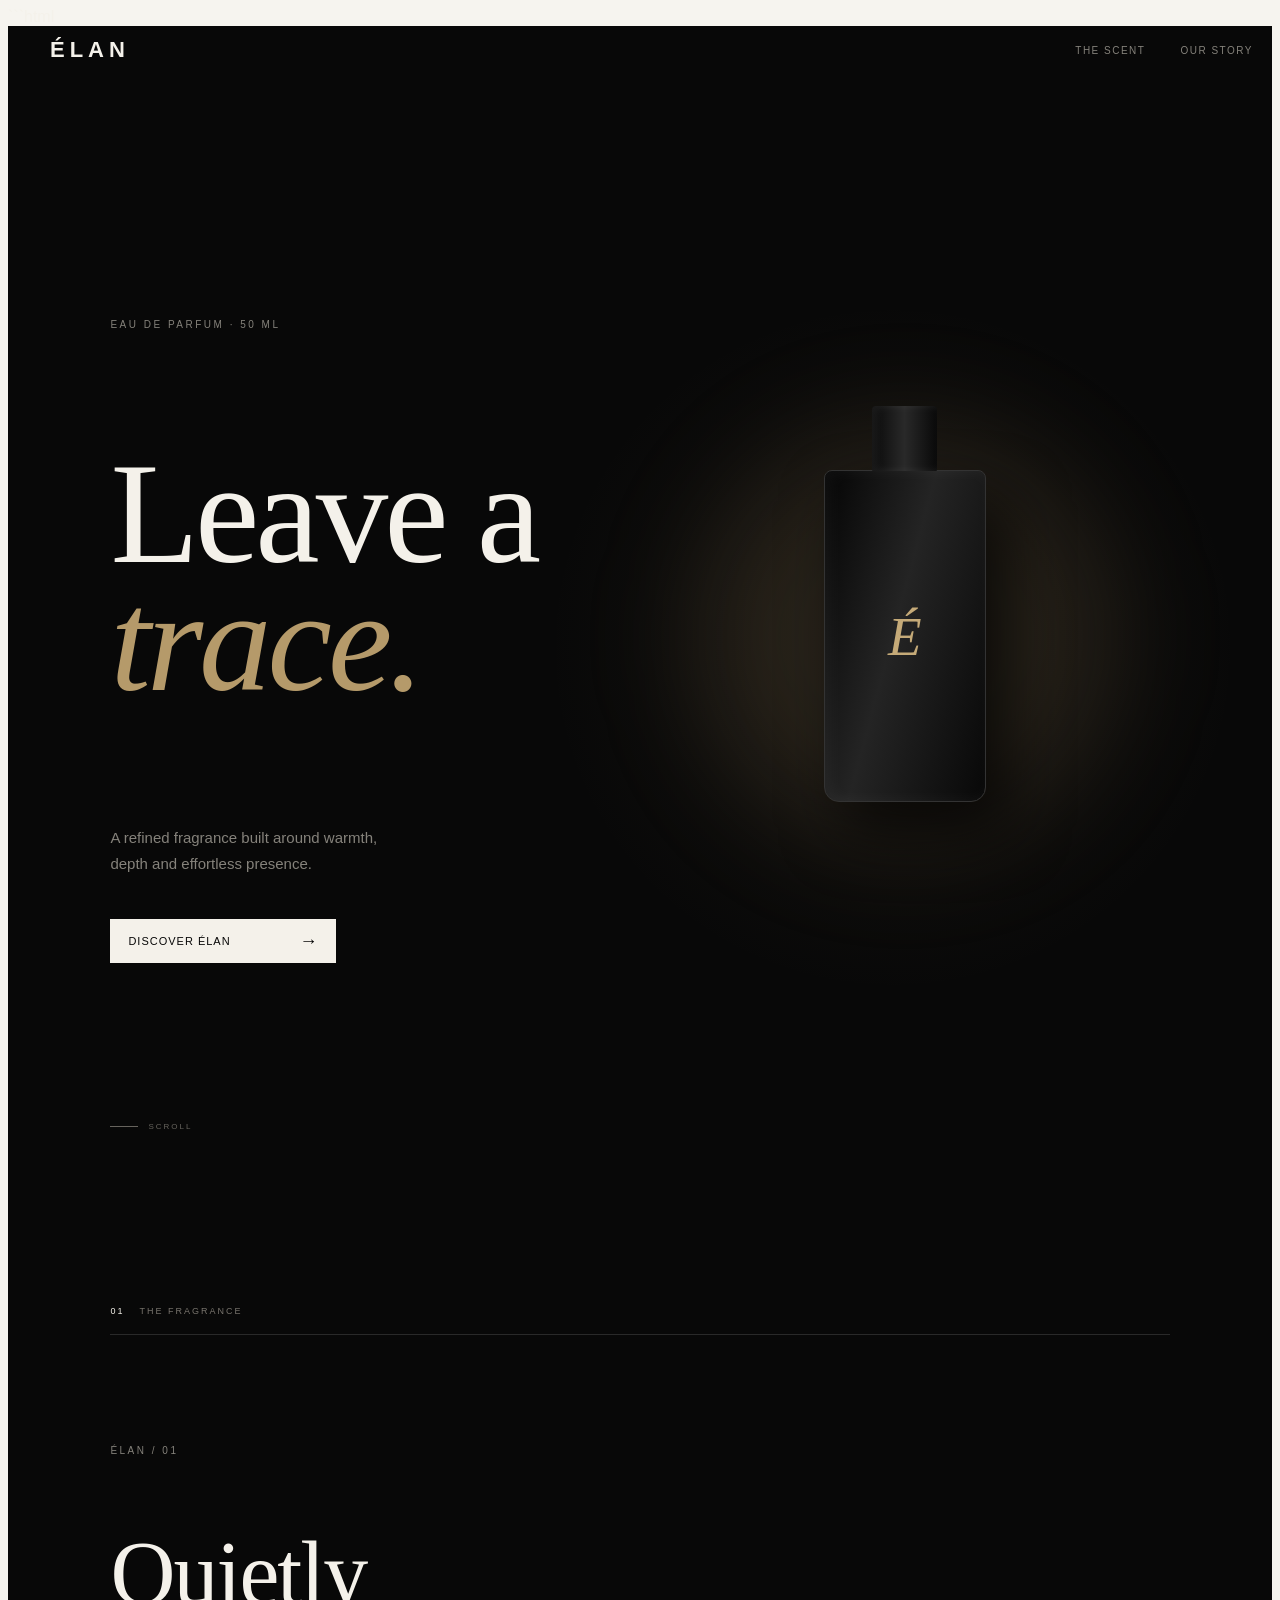
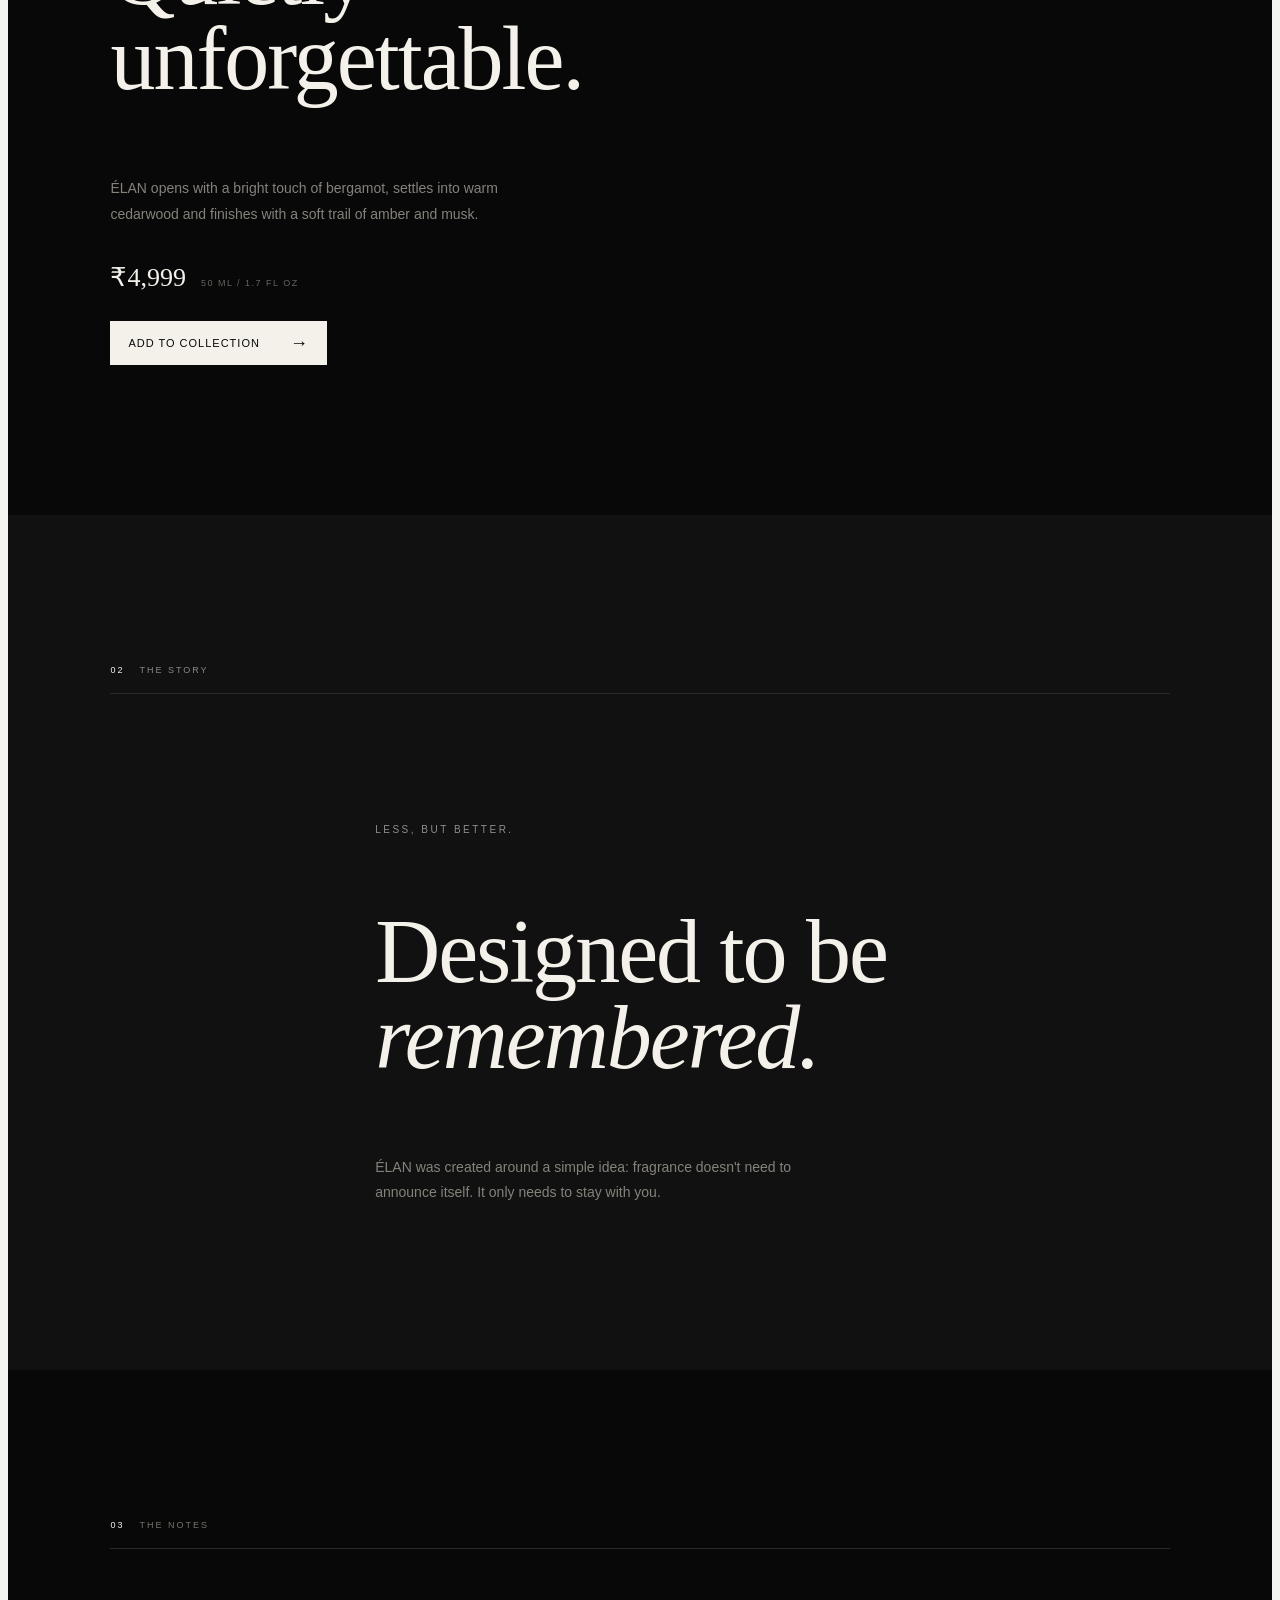
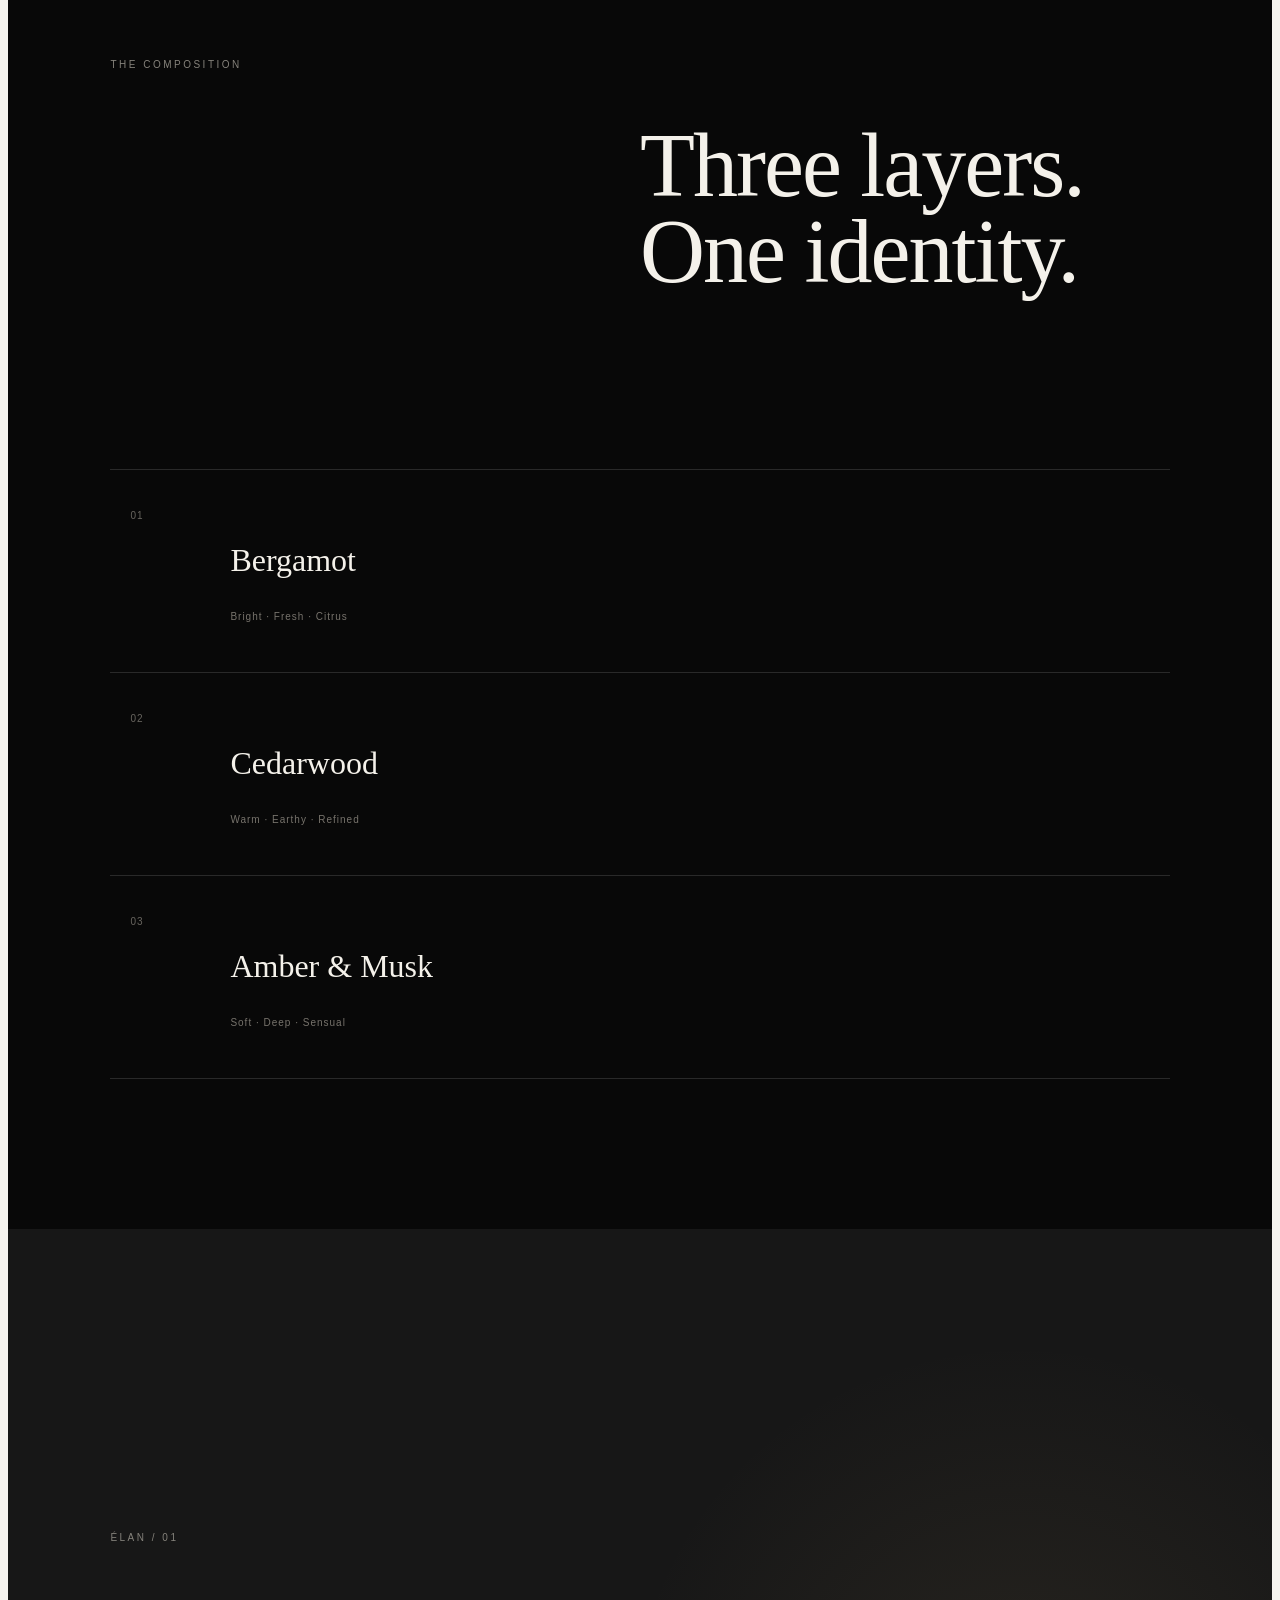
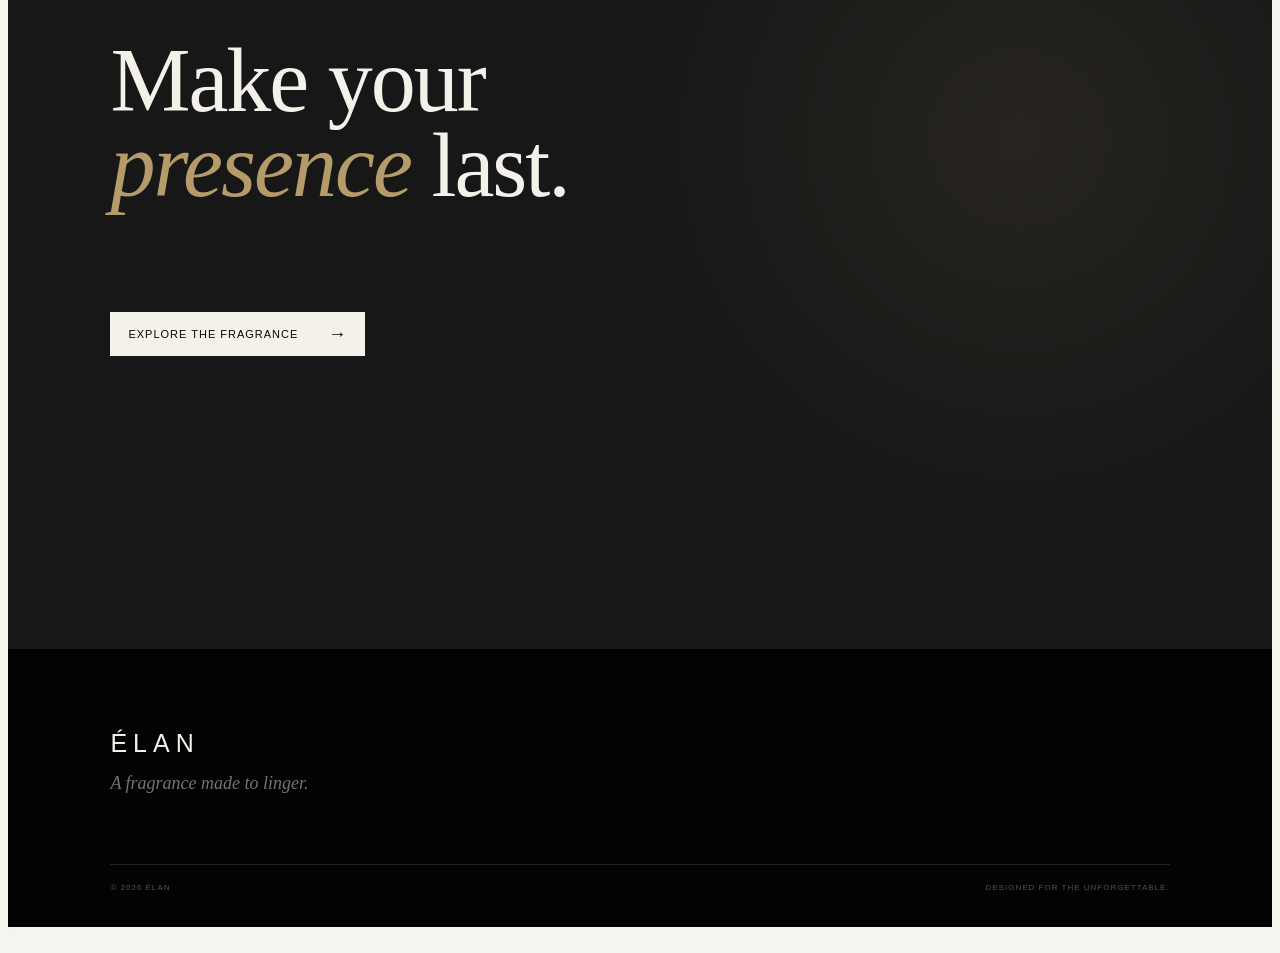
<file: perfume.html>
```html
<!DOCTYPE html>
<html lang="en">
<head>
    <meta charset="UTF-8">
    <meta name="viewport" content="width=device-width, initial-scale=1.0">

    <title>ÉLAN — Eau de Parfum</title>

    <meta
        name="description"
        content="ÉLAN — A modern eau de parfum crafted for those who leave an impression."
    >

    <link rel="stylesheet" href="perfume.css">
</head>

<body>

    <!-- ================= HEADER ================= -->

    <header class="header">

        <a href="#" class="logo">ÉLAN</a>

        <button class="menu-btn" aria-label="Open navigation">
            <span></span>
            <span></span>
        </button>

        <nav class="nav">
            <a href="#product">The Scent</a>
            <a href="#story">Our Story</a>
            <a href="#notes">Notes</a>
        </nav>

    </header>


    <main>

        <!-- ================= HERO ================= -->

        <section class="hero">

            <div class="hero-content">

                <p class="eyebrow">EAU DE PARFUM · 50 ML</p>

                <h1>
                    Leave a<br>
                    <em>trace.</em>
                </h1>

                <p class="hero-description">
                    A refined fragrance built around warmth, depth
                    and effortless presence.
                </p>

                <a href="#product" class="primary-btn">
                    Discover ÉLAN
                    <span>→</span>
                </a>

            </div>

            <div class="hero-image">

                <div class="image-glow"></div>

                <!-- Replace this with your perfume image later -->
                <div class="bottle-placeholder">
                    <span>É</span>
                </div>

            </div>

            <div class="scroll-indicator">
                <span></span>
                SCROLL
            </div>

        </section>


        <!-- ================= PRODUCT ================= -->

        <section class="product" id="product">

            <div class="section-label">
                <span>01</span>
                THE FRAGRANCE
            </div>

            <div class="product-content">

                <div class="product-copy">

                    <p class="eyebrow">ÉLAN / 01</p>

                    <h2>
                        Quietly<br>
                        unforgettable.
                    </h2>

                    <p>
                        ÉLAN opens with a bright touch of bergamot,
                        settles into warm cedarwood and finishes with
                        a soft trail of amber and musk.
                    </p>

                    <div class="price-row">
                        <span class="price">₹4,999</span>
                        <span class="size">50 ML / 1.7 FL OZ</span>
                    </div>

                    <button class="buy-btn">
                        Add to collection
                        <span>→</span>
                    </button>

                </div>

            </div>

        </section>


        <!-- ================= STORY ================= -->

        <section class="story" id="story">

            <div class="section-label">
                <span>02</span>
                THE STORY
            </div>

            <div class="story-content">

                <p class="eyebrow">LESS, BUT BETTER.</p>

                <h2>
                    Designed to be<br>
                    <em>remembered.</em>
                </h2>

                <p>
                    ÉLAN was created around a simple idea:
                    fragrance doesn't need to announce itself.
                    It only needs to stay with you.
                </p>

            </div>

        </section>


        <!-- ================= NOTES ================= -->

        <section class="notes" id="notes">

            <div class="section-label">
                <span>03</span>
                THE NOTES
            </div>

            <div class="notes-header">

                <p class="eyebrow">THE COMPOSITION</p>

                <h2>
                    Three layers.<br>
                    One identity.
                </h2>

            </div>

            <div class="notes-list">

                <article class="note">
                    <span class="note-number">01</span>

                    <div>
                        <h3>Bergamot</h3>
                        <p>Bright · Fresh · Citrus</p>
                    </div>
                </article>

                <article class="note">
                    <span class="note-number">02</span>

                    <div>
                        <h3>Cedarwood</h3>
                        <p>Warm · Earthy · Refined</p>
                    </div>
                </article>

                <article class="note">
                    <span class="note-number">03</span>

                    <div>
                        <h3>Amber & Musk</h3>
                        <p>Soft · Deep · Sensual</p>
                    </div>
                </article>

            </div>

        </section>


        <!-- ================= CTA ================= -->

        <section class="final-cta">

            <p class="eyebrow">ÉLAN / 01</p>

            <h2>
                Make your<br>
                <em>presence</em> last.
            </h2>

            <button class="primary-btn">
                Explore the fragrance
                <span>→</span>
            </button>

        </section>

    </main>


    <!-- ================= FOOTER ================= -->

    <footer class="footer">

        <div class="footer-brand">
            ÉLAN
        </div>

        <p>
            A fragrance made to linger.
        </p>

        <div class="footer-bottom">
            <span>© 2026 ÉLAN</span>
            <span>Designed for the unforgettable.</span>
        </div>

    </footer>


    <script src="perfume.js"></script>

</body>
</html>
```
</file>
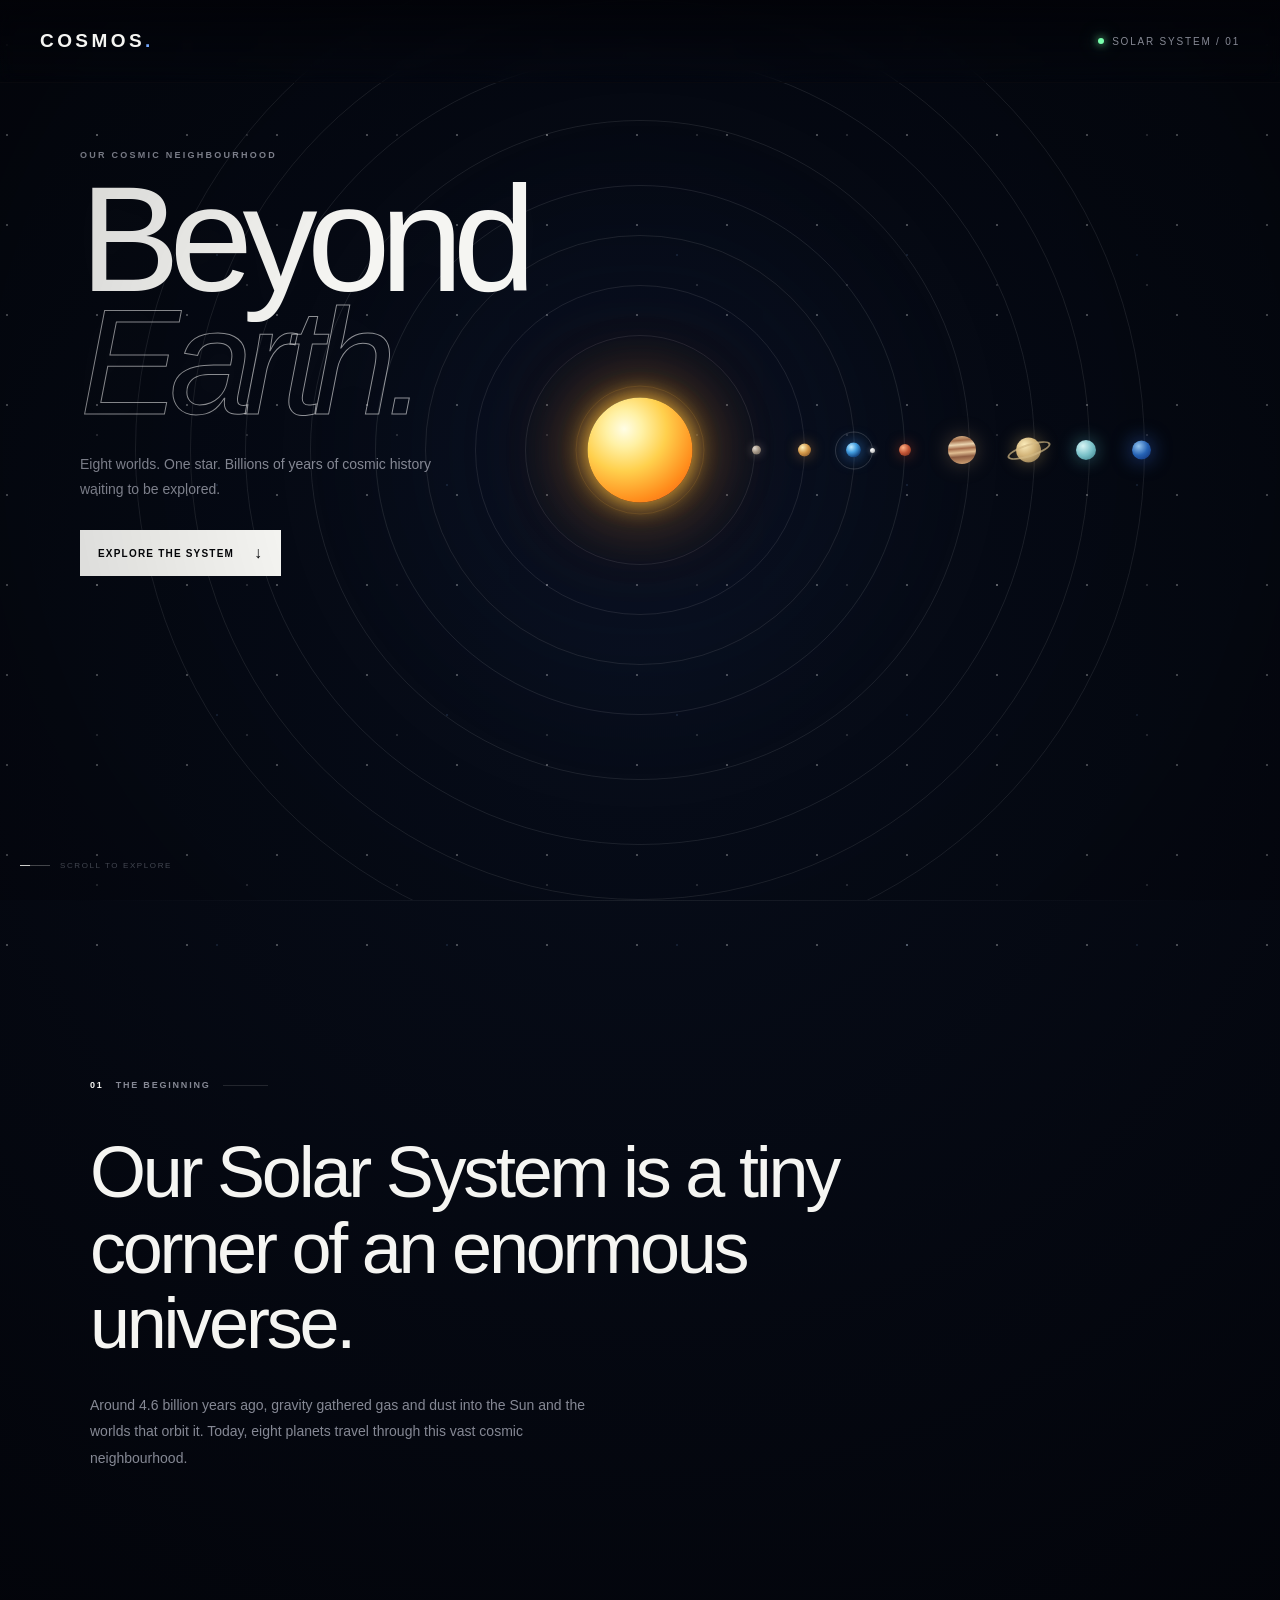
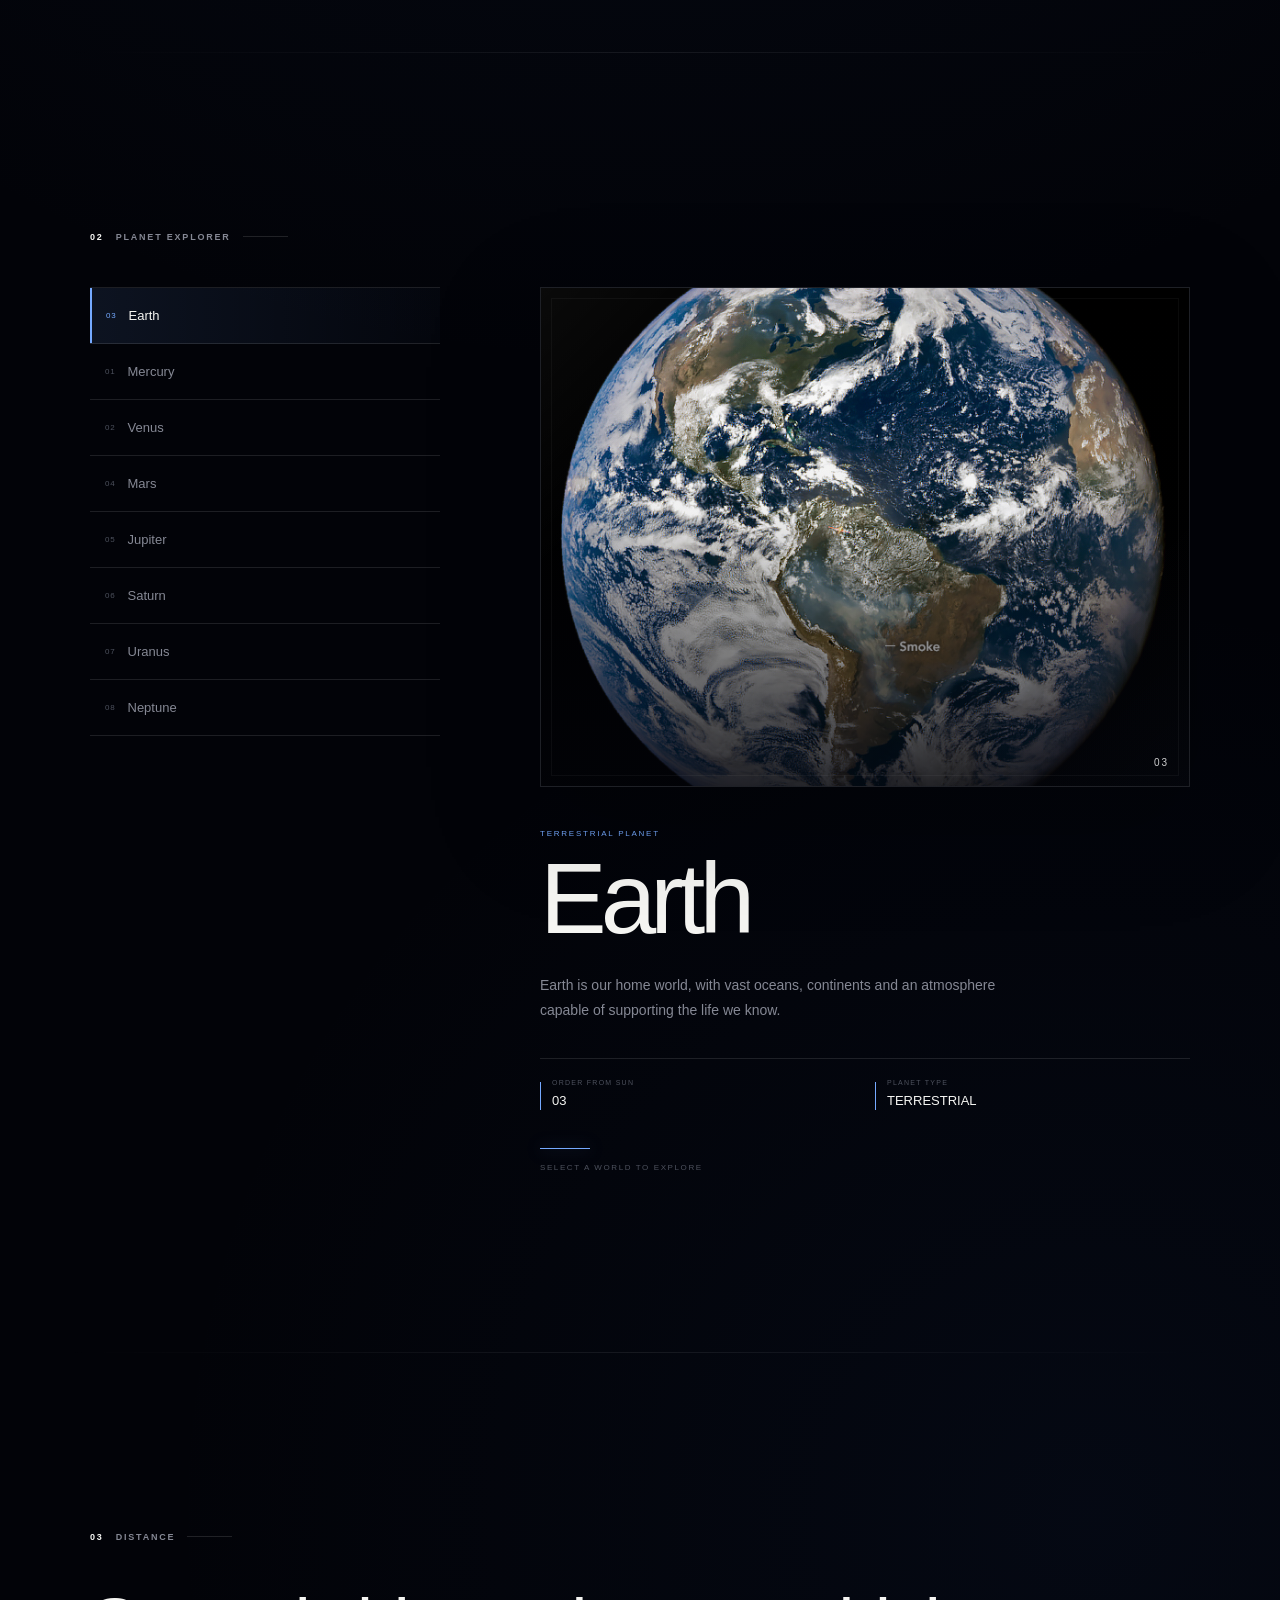
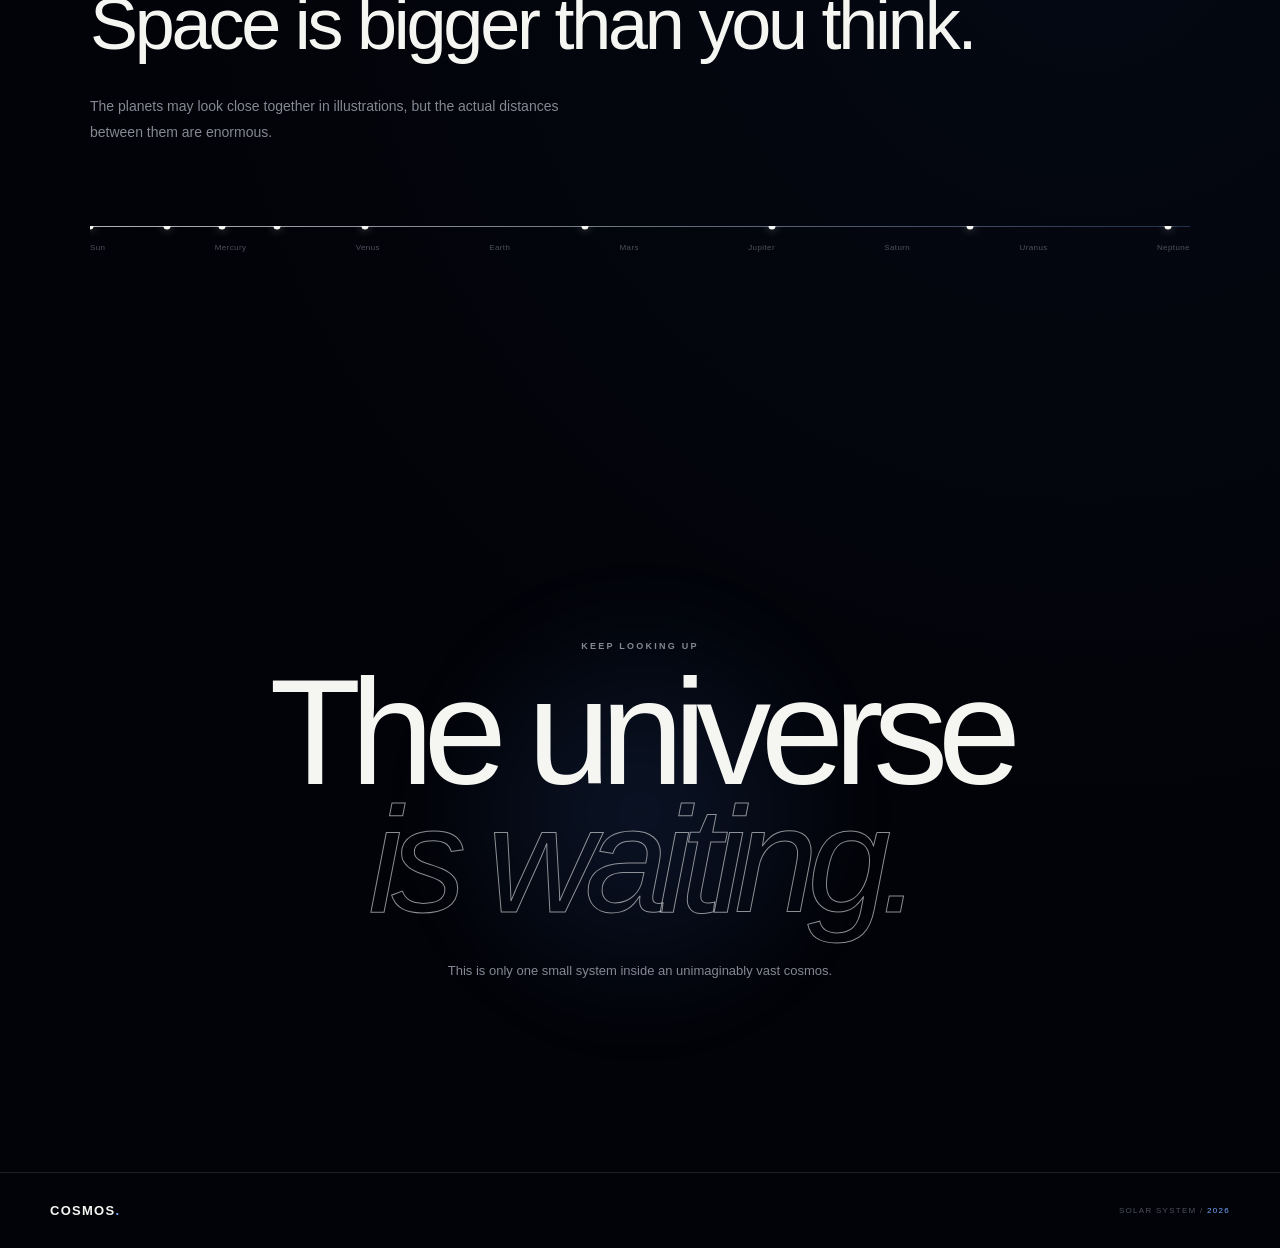
<file: solar.html>
<!DOCTYPE html>
<html lang="en">

<head>
    <meta charset="UTF-8">
    <meta name="viewport" content="width=device-width, initial-scale=1.0">

    <title>COSMOS — Solar System</title>

    <link rel="stylesheet" href="./solar.css">
</head>

<body>

    <!-- ================================================
         STAR FIELD
    ================================================= -->

    <div class="stars"></div>
    <div class="stars-2"></div>
    <div class="stars-3"></div>


    <!-- ================================================
         HEADER
    ================================================= -->

    <header class="site-header">

        <a href="#" class="logo">
            COSMOS<span>.</span>
        </a>

        <div class="header-status">
            <span class="status-dot"></span>
            SOLAR SYSTEM / 01
        </div>

        <button
            class="menu-btn"
            aria-label="Open menu"
            type="button">

            <span></span>
            <span></span>

        </button>

    </header>


    <!-- ================================================
         MAIN
    ================================================= -->

    <main>


        <!-- ============================================
             HERO
        ============================================= -->

        <section class="hero">

            <div class="hero-content">

                <p class="eyebrow">
                    OUR COSMIC NEIGHBOURHOOD
                </p>

                <h1>
                    Beyond <em>Earth.</em>
                </h1>

                <p class="hero-description">
                    Eight worlds. One star. Billions of years
                    of cosmic history waiting to be explored.
                </p>

                <button
                    class="explore-btn"
                    type="button">

                    <span>
                        Explore the system
                    </span>

                    <span class="arrow">
                        ↓
                    </span>

                </button>

            </div>


            <!-- ========================================
                 SOLAR SYSTEM
            ========================================= -->

            <div class="solar-system">


                <!-- SUN -->

                <div
                    class="sun"
                    title="The Sun">
                </div>


                <!-- MERCURY -->

                <div class="orbit orbit-mercury">

                    <div
                        class="planet mercury"
                        data-planet="mercury"
                        title="Mercury">
                    </div>

                </div>


                <!-- VENUS -->

                <div class="orbit orbit-venus">

                    <div
                        class="planet venus"
                        data-planet="venus"
                        title="Venus">
                    </div>

                </div>


                <!-- EARTH -->

                <div class="orbit orbit-earth">

                    <div
                        class="planet earth"
                        data-planet="earth"
                        title="Earth">


                        <!-- MOON -->

                        <div class="moon-orbit">

                            <div class="moon"></div>

                        </div>

                    </div>

                </div>


                <!-- MARS -->

                <div class="orbit orbit-mars">

                    <div
                        class="planet mars"
                        data-planet="mars"
                        title="Mars">
                    </div>

                </div>


                <!-- JUPITER -->

                <div class="orbit orbit-jupiter">

                    <div
                        class="planet jupiter"
                        data-planet="jupiter"
                        title="Jupiter">
                    </div>

                </div>


                <!-- SATURN -->

                <div class="orbit orbit-saturn">

                    <div
                        class="planet saturn"
                        data-planet="saturn"
                        title="Saturn">

                        <span class="saturn-ring"></span>

                    </div>

                </div>


                <!-- URANUS -->

                <div class="orbit orbit-uranus">

                    <div
                        class="planet uranus"
                        data-planet="uranus"
                        title="Uranus">
                    </div>

                </div>


                <!-- NEPTUNE -->

                <div class="orbit orbit-neptune">

                    <div
                        class="planet neptune"
                        data-planet="neptune"
                        title="Neptune">
                    </div>

                </div>

            </div>


            <!-- SCROLL HINT -->

            <div class="scroll-hint">

                <span class="scroll-line"></span>

                <span>
                    SCROLL TO EXPLORE
                </span>

            </div>

        </section>



        <!-- ============================================
             INTRODUCTION
        ============================================= -->

        <section
            class="content-section intro-section"
            id="intro">


            <div class="section-label">

                <span>
                    01
                </span>

                THE BEGINNING

            </div>


            <div class="intro-content">

                <p class="large-text">

                    Our Solar System is a tiny
                    corner of an enormous universe.

                </p>


                <p class="body-text">

                    Around 4.6 billion years ago,
                    gravity gathered gas and dust into
                    the Sun and the worlds that orbit it.
                    Today, eight planets travel through
                    this vast cosmic neighbourhood.

                </p>

            </div>

        </section>



        <!-- ============================================
             PLANET EXPLORER
        ============================================= -->

        <section
            class="content-section planet-section"
            id="planet-explorer">


            <div class="section-label">

                <span>
                    02
                </span>

                PLANET EXPLORER

            </div>


            <div class="planet-explorer-grid">


                <!-- ====================================
                     PLANET SELECTOR
                ===================================== -->

                <div class="planet-selector">


                    <button
                        class="active"
                        data-planet="earth"
                        type="button">

                        <span>
                            03
                        </span>

                        Earth

                    </button>


                    <button
                        data-planet="mercury"
                        type="button">

                        <span>
                            01
                        </span>

                        Mercury

                    </button>


                    <button
                        data-planet="venus"
                        type="button">

                        <span>
                            02
                        </span>

                        Venus

                    </button>


                    <button
                        data-planet="mars"
                        type="button">

                        <span>
                            04
                        </span>

                        Mars

                    </button>


                    <button
                        data-planet="jupiter"
                        type="button">

                        <span>
                            05
                        </span>

                        Jupiter

                    </button>


                    <button
                        data-planet="saturn"
                        type="button">

                        <span>
                            06
                        </span>

                        Saturn

                    </button>


                    <button
                        data-planet="uranus"
                        type="button">

                        <span>
                            07
                        </span>

                        Uranus

                    </button>


                    <button
                        data-planet="neptune"
                        type="button">

                        <span>
                            08
                        </span>

                        Neptune

                    </button>

                </div>



                <!-- ====================================
                     PLANET INFORMATION
                ===================================== -->

                <div class="planet-info">


                    <!-- PLANET IMAGE -->

                    <div class="planet-image-wrapper">

                        <img
                            id="planet-image"
                            src="./assets/planets/earth.jpg"
                            alt="Earth planet"
                        >


                        <div class="planet-image-overlay">
                        </div>


                        <div
                            class="planet-image-number"
                            id="planet-image-number">

                            03

                        </div>

                    </div>



                    <!-- PLANET DETAILS -->

                    <div class="planet-details">


                        <span
                            class="planet-type"
                            id="planet-type-label">

                            TERRESTRIAL PLANET

                        </span>


                        <h3 id="planet-name">

                            Earth

                        </h3>


                        <p id="planet-description">

                            Earth is our home world,
                            with vast oceans, continents
                            and an atmosphere capable of
                            supporting the life we know.

                        </p>



                        <!-- FACTS -->

                        <div class="planet-facts">


                            <div>

                                <span>
                                    ORDER FROM SUN
                                </span>

                                <strong id="planet-order">
                                    03
                                </strong>

                            </div>


                            <div>

                                <span>
                                    PLANET TYPE
                                </span>

                                <strong id="planet-type">
                                    TERRESTRIAL
                                </strong>

                            </div>


                        </div>



                        <div class="planet-info-line">
                        </div>


                        <span class="planet-info-label">

                            SELECT A WORLD TO EXPLORE

                        </span>

                    </div>

                </div>

            </div>

        </section>



        <!-- ============================================
             DISTANCE / SCALE
        ============================================= -->

        <section
            class="content-section scale-section"
            id="scale">


            <div class="section-label">

                <span>
                    03
                </span>

                DISTANCE

            </div>


            <div class="scale-content">


                <p class="large-text">

                    Space is bigger than
                    you think.

                </p>


                <p class="body-text">

                    The planets may look close together
                    in illustrations, but the actual
                    distances between them are enormous.

                </p>



                <!-- SCALE SYSTEM -->

                <div class="scale-system">


                    <div class="scale-line">

                        <span class="scale-point sun-point"></span>

                        <span class="scale-point mercury-point"></span>

                        <span class="scale-point venus-point"></span>

                        <span class="scale-point earth-point"></span>

                        <span class="scale-point mars-point"></span>

                        <span class="scale-point jupiter-point"></span>

                        <span class="scale-point saturn-point"></span>

                        <span class="scale-point uranus-point"></span>

                        <span class="scale-point neptune-point"></span>

                    </div>



                    <div class="scale-labels">

                        <span>
                            Sun
                        </span>

                        <span>
                            Mercury
                        </span>

                        <span>
                            Venus
                        </span>

                        <span>
                            Earth
                        </span>

                        <span>
                            Mars
                        </span>

                        <span>
                            Jupiter
                        </span>

                        <span>
                            Saturn
                        </span>

                        <span>
                            Uranus
                        </span>

                        <span>
                            Neptune
                        </span>

                    </div>

                </div>

            </div>

        </section>



        <!-- ============================================
             FINAL SECTION
        ============================================= -->

        <section class="final-section">


            <div class="final-content">


                <p class="eyebrow">

                    KEEP LOOKING UP

                </p>


                <h2>

                    The universe
                    <em>is waiting.</em>

                </h2>


                <p>

                    This is only one small system
                    inside an unimaginably vast cosmos.

                </p>

            </div>

        </section>

    </main>



    <!-- ================================================
         FOOTER
    ================================================= -->

    <footer class="site-footer">


        <div>

            COSMOS<span>.</span>

        </div>


        <div>

            SOLAR SYSTEM /

            <span class="footer-year"></span>

        </div>

    </footer>



    <!-- ================================================
         JAVASCRIPT
    ================================================= -->

    <script src="./solar.js"></script>

</body>

</html>
</file>
<file: style.css>
/* =========================================================
   AMAAN PORTFOLIO
   COMPLETE MOBILE-FIRST CSS
========================================================= */


/* =========================================================
   RESET
========================================================= */

* {
    margin: 0;
    padding: 0;
    box-sizing: border-box;
}

html {
    scroll-behavior: smooth;
}

body {
    background: #070707;
    color: #f5f5f5;

    font-family:
        Arial,
        Helvetica,
        sans-serif;

    overflow-x: hidden;
}

a {
    color: inherit;
}

button {
    font: inherit;
}


/* =========================================================
   BACKGROUND
========================================================= */

.background {
    position: fixed;
    inset: 0;

    z-index: -10;

    pointer-events: none;

    overflow: hidden;

    background: #070707;
}

.glow {
    position: absolute;

    width: 350px;
    height: 350px;

    border-radius: 50%;

    filter: blur(120px);

    opacity: 0.10;
}

.glow-1 {
    top: -150px;
    right: -150px;

    background: #ffffff;
}

.glow-2 {
    bottom: 5%;
    left: -200px;

    background: #777777;
}


/* =========================================================
   GRID
========================================================= */

.grid {
    position: absolute;
    inset: 0;

    background-image:
        linear-gradient(
            rgba(255, 255, 255, 0.025) 1px,
            transparent 1px
        ),
        linear-gradient(
            90deg,
            rgba(255, 255, 255, 0.025) 1px,
            transparent 1px
        );

    background-size: 50px 50px;

    mask-image:
        linear-gradient(
            to bottom,
            black,
            transparent 85%
        );
}


/* =========================================================
   NAVBAR
========================================================= */

.navbar {
    position: fixed;

    top: 0;
    left: 0;

    width: 100%;

    height: 76px;

    padding: 0 20px;

    display: flex;

    align-items: center;
    justify-content: space-between;

    z-index: 100;

    background:
        rgba(7, 7, 7, 0.65);

    backdrop-filter: blur(18px);
    -webkit-backdrop-filter: blur(18px);

    border-bottom:
        1px solid rgba(255, 255, 255, 0.06);
}


/* LOGO */

.logo {
    color: #ffffff;

    text-decoration: none;

    font-size: 27px;

    font-weight: 800;

    letter-spacing: -2px;
}


/* DESKTOP NAV */

.desktop-nav {
    display: none;

    align-items: center;

    gap: 28px;
}

.desktop-nav a {
    color: #777;

    text-decoration: none;

    font-size: 12px;

    transition:
        color 0.3s ease;
}

.desktop-nav a:hover {
    color: #ffffff;
}


/* =========================================================
   MOBILE MENU BUTTON
========================================================= */

.menu-button {
    width: 42px;
    height: 42px;

    display: flex;

    flex-direction: column;

    align-items: center;
    justify-content: center;

    gap: 5px;

    background:
        rgba(255, 255, 255, 0.03);

    border:
        1px solid rgba(255, 255, 255, 0.12);

    border-radius: 50%;

    cursor: pointer;
}

.menu-button span {
    display: block;

    width: 15px;
    height: 1px;

    background: #ffffff;

    transition:
        transform 0.3s ease;
}


/* =========================================================
   MOBILE MENU
========================================================= */

.mobile-menu {
    position: fixed;

    inset: 0;

    z-index: 90;

    padding:
        120px
        25px
        30px;

    display: flex;

    flex-direction: column;

    background: #080808;

    transform:
        translateY(-100%);

    transition:
        transform 0.5s
        cubic-bezier(.77, 0, .18, 1);
}

.mobile-menu.active {
    transform:
        translateY(0);
}

.mobile-menu > a {
    color: #ffffff;

    text-decoration: none;

    font-size: 40px;

    font-weight: 700;

    letter-spacing: -2px;

    padding: 13px 0;

    border-bottom:
        1px solid rgba(255, 255, 255, 0.08);
}

.mobile-menu-footer {
    margin-top: auto;

    display: flex;

    justify-content: space-between;

    color: #444;

    font-size: 10px;

    letter-spacing: 2px;
}


/* =========================================================
   HERO
========================================================= */

.hero {
    position: relative;

    min-height: 100svh;

    padding:
        120px
        22px
        70px;

    display: flex;

    flex-direction: column;

    justify-content: center;

    overflow: hidden;
}


/* =========================================================
   HERO STARS
========================================================= */

.hero-stars {
    position: absolute;

    inset: 0;

    pointer-events: none;
}

.hero-stars span {
    position: absolute;

    width: 2px;
    height: 2px;

    border-radius: 50%;

    background: #ffffff;

    opacity: 0.3;

    animation:
        starFloat 5s
        ease-in-out
        infinite;
}

.hero-stars span:nth-child(1) {
    top: 20%;
    left: 80%;
}

.hero-stars span:nth-child(2) {
    top: 35%;
    left: 65%;

    animation-delay: 1s;
}

.hero-stars span:nth-child(3) {
    top: 15%;
    left: 45%;

    animation-delay: 2s;
}

.hero-stars span:nth-child(4) {
    top: 55%;
    left: 90%;

    animation-delay: 1.5s;
}

.hero-stars span:nth-child(5) {
    top: 70%;
    left: 70%;

    animation-delay: 3s;
}

.hero-stars span:nth-child(6) {
    top: 45%;
    left: 15%;

    animation-delay: 2.5s;
}

@keyframes starFloat {

    0%,
    100% {
        opacity: 0.15;

        transform:
            translateY(0);
    }

    50% {
        opacity: 0.8;

        transform:
            translateY(-8px);
    }
}


/* =========================================================
   HERO ORBIT
========================================================= */

.hero-orbit {
    position: relative;

    width: 90px;
    height: 90px;

    margin-bottom: 30px;

    border:
        1px solid rgba(255, 255, 255, 0.10);

    border-radius: 50%;

    opacity: 0.65;

    animation:
        rotateOrbit 12s
        linear
        infinite;
}

.hero-orbit::before {
    content: "";

    position: absolute;

    inset: 14px;

    border:
        1px solid rgba(255, 255, 255, 0.08);

    border-radius: 50%;
}

.hero-orbit span {
    position: absolute;

    top: 2px;
    left: 41px;

    width: 6px;
    height: 6px;

    background: #ffffff;

    border-radius: 50%;

    box-shadow:
        0 0 18px
        rgba(255, 255, 255, 0.8);
}

@keyframes rotateOrbit {

    from {
        transform: rotate(0deg);
    }

    to {
        transform: rotate(360deg);
    }
}


/* =========================================================
   STATUS
========================================================= */

.status {
    display: inline-flex;

    align-items: center;

    gap: 8px;

    width: fit-content;

    padding:
        8px
        12px;

    margin-bottom: 20px;

    border:
        1px solid rgba(255, 255, 255, 0.10);

    border-radius: 50px;

    background:
        rgba(255, 255, 255, 0.025);

    color: #777;

    font-size: 10px;

    letter-spacing: 1px;
}

.status-dot {
    width: 6px;
    height: 6px;

    border-radius: 50%;

    background: #aaaaaa;

    box-shadow:
        0 0 10px
        rgba(255, 255, 255, 0.7);

    animation:
        pulseStatus 2s
        infinite;
}

@keyframes pulseStatus {

    0%,
    100% {
        opacity: 0.4;

        transform:
            scale(0.8);
    }

    50% {
        opacity: 1;

        transform:
            scale(1);
    }
}


/* =========================================================
   EYEBROW
========================================================= */

.eyebrow {
    margin-bottom: 20px;

    color: #777;

    font-size: 10px;

    letter-spacing: 3px;
}


/* =========================================================
   HERO HEADING
========================================================= */

.hero h1 {
    position: relative;

    max-width: 700px;

    font-size:
        clamp(46px, 13vw, 80px);

    line-height: 0.98;

    letter-spacing: -3px;

    font-weight: 700;
}

.hero h1 span {
    display: block;

    color: #666;
}


/* =========================================================
   HERO DESCRIPTION
========================================================= */

.hero-text {
    max-width: 500px;

    margin-top: 28px;

    color: #999;

    font-size: 15px;

    line-height: 1.75;
}


/* =========================================================
   BUTTONS
========================================================= */

.hero-buttons {
    display: flex;

    flex-wrap: wrap;

    gap: 10px;
}


/* PRIMARY BUTTON */

.primary-button {
    display: inline-flex;

    align-items: center;
    justify-content: space-between;

    width: fit-content;

    margin-top: 30px;

    padding:
        15px
        18px;

    color: #080808;

    background: #f5f5f5;

    text-decoration: none;

    font-size: 14px;

    font-weight: 700;

    border-radius: 50px;

    transition:
        transform 0.3s ease,
        background 0.3s ease;
}

.primary-button span {
    margin-left: 18px;
}

.primary-button:hover {
    transform:
        translateY(-3px);

    background: #ffffff;
}


/* SECONDARY BUTTON */

.secondary-button {
    display: inline-flex;

    align-items: center;

    width: fit-content;

    margin-top: 30px;

    padding:
        15px
        18px;

    color: #999;

    text-decoration: none;

    border:
        1px solid rgba(255, 255, 255, 0.12);

    border-radius: 50px;

    font-size: 14px;

    transition:
        color 0.3s ease,
        border-color 0.3s ease,
        transform 0.3s ease;
}

.secondary-button:hover {
    color: #ffffff;

    border-color:
        rgba(255, 255, 255, 0.4);

    transform:
        translateY(-3px);
}


/* =========================================================
   HERO META
========================================================= */

.hero-meta {
    display: grid;

    grid-template-columns:
        repeat(3, 1fr);

    margin-top: 55px;

    border-top:
        1px solid rgba(255, 255, 255, 0.08);
}

.hero-meta div {
    padding:
        16px 10px;

    border-right:
        1px solid rgba(255, 255, 255, 0.08);
}

.hero-meta div:last-child {
    border-right: 0;
}

.hero-meta span {
    display: block;

    color: #555;

    font-size: 8px;

    letter-spacing: 1.5px;
}

.hero-meta strong {
    display: block;

    margin-top: 8px;

    color: #999;

    font-size: 9px;

    font-weight: 500;

    letter-spacing: 1px;
}


/* =========================================================
   SCROLL INDICATOR
========================================================= */

.scroll-indicator {
    position: absolute;

    right: 25px;
    bottom: 30px;

    display: flex;

    align-items: center;

    gap: 12px;

    color: #444;

    font-size: 8px;

    letter-spacing: 2px;

    writing-mode:
        vertical-rl;
}

.scroll-indicator i {
    display: block;

    width: 1px;
    height: 50px;

    background:
        linear-gradient(
            to bottom,
            #555,
            transparent
        );
}


/* =========================================================
   GENERAL SECTION
========================================================= */

.section {
    padding:
        100px
        22px;

    position: relative;
}

.section-label {
    display: flex;

    align-items: center;

    gap: 12px;

    margin-bottom: 35px;

    color: #555;

    font-size: 9px;

    letter-spacing: 2px;
}

.section-label span {
    color: #888;
}

.section h2 {
    max-width: 800px;

    font-size:
        clamp(44px, 12vw, 78px);

    line-height: 0.96;

    letter-spacing: -3px;

    font-weight: 700;
}

.section h2 span {
    display: block;

    color: #555;
}

.section > p {
    max-width: 550px;

    margin-top: 30px;

    color: #888;

    font-size: 14px;

    line-height: 1.8;
}


/* =========================================================
   ABOUT
========================================================= */

.about {
    border-top:
        1px solid rgba(255, 255, 255, 0.06);
}

.about-content {
    max-width: 900px;
}

.about-content h2 {
    margin-bottom: 35px;
}

.about-content p {
    max-width: 650px;

    margin-top: 18px;

    color: #888;

    font-size: 14px;

    line-height: 1.9;
}


/* =========================================================
   STATS
========================================================= */

.stats {
    display: grid;

    grid-template-columns:
        repeat(3, 1fr);

    margin-top: 60px;

    border-top:
        1px solid rgba(255, 255, 255, 0.08);
}

.stats > div {
    padding:
        25px 10px;

    border-right:
        1px solid rgba(255, 255, 255, 0.08);
}

.stats > div:last-child {
    border-right: 0;
}

.stats strong {
    display: block;

    color: #ffffff;

    font-size: 30px;

    font-weight: 400;
}

.stats span {
    display: block;

    margin-top: 12px;

    color: #555;

    font-size: 8px;

    line-height: 1.5;

    letter-spacing: 1.5px;
}


/* =========================================================
   SKILLS
========================================================= */

.skills {
    background:
        linear-gradient(
            to bottom,
            transparent,
            rgba(255,255,255,.015)
        );
}

.skills-grid {
    display: grid;

    grid-template-columns: 1fr;

    gap: 14px;

    margin-top: 50px;
}

.skill-card {
    position: relative;

    min-height: 270px;

    padding: 28px 22px;

    border:
        1px solid rgba(255, 255, 255, 0.08);

    border-radius: 16px;

    background:
        rgba(255, 255, 255, 0.015);

    overflow: hidden;

    transition:
        transform 0.4s ease,
        border-color 0.4s ease,
        background 0.4s ease;
}

.skill-card::before {
    content: "";

    position: absolute;

    width: 180px;
    height: 180px;

    right: -100px;
    bottom: -100px;

    border-radius: 50%;

    background:
        rgba(255, 255, 255, 0.04);

    filter: blur(30px);
}

.skill-card:hover {
    transform:
        translateY(-6px);

    border-color:
        rgba(255, 255, 255, 0.18);

    background:
        rgba(255, 255, 255, 0.03);
}

.skill-number {
    color: #444;

    font-family:
        "DM Mono",
        monospace;

    font-size: 9px;

    letter-spacing: 2px;
}

.skill-icon {
    margin-top: 35px;

    color: #aaa;

    font-size: 24px;
}

.skill-card h3 {
    margin-top: 18px;

    color: #eeeeee;

    font-size: 23px;

    font-weight: 500;
}

.skill-card p {
    max-width: 360px;

    margin-top: 12px;

    color: #666;

    font-size: 12px;

    line-height: 1.7;
}

.skill-tags {
    display: flex;

    flex-wrap: wrap;

    gap: 6px;

    margin-top: 22px;
}

.skill-tags span {
    padding:
        6px 8px;

    border:
        1px solid rgba(255,255,255,.08);

    border-radius: 50px;

    color: #555;

    font-size: 7px;

    letter-spacing: 1px;
}


/* =========================================================
   SERVICES
========================================================= */

.services {
    border-top:
        1px solid rgba(255,255,255,.06);
}

.service-list {
    margin-top: 55px;

    border-top:
        1px solid rgba(255,255,255,.08);
}

.service {
    display: grid;

    grid-template-columns:
        40px 1fr 25px;

    gap: 15px;

    align-items: start;

    padding:
        28px 0;

    border-bottom:
        1px solid rgba(255,255,255,.08);

    transition:
        padding .4s ease,
        background .4s ease;
}

.service:hover {
    padding-left: 10px;
}

.service-number {
    color: #555;

    font-family:
        "DM Mono",
        monospace;

    font-size: 8px;

    letter-spacing: 1px;
}

.service h3 {
    color: #eee;

    font-size: 20px;

    font-weight: 500;
}

.service p {
    max-width: 420px;

    margin-top: 9px;

    color: #666;

    font-size: 12px;

    line-height: 1.7;
}

.service-arrow {
    color: #666;

    font-size: 16px;

    transition:
        transform .3s ease,
        color .3s ease;
}

.service:hover .service-arrow {
    color: #fff;

    transform:
        translate(4px,-4px);
}


/* =========================================================
   WORK / PROJECTS
========================================================= */

.work {
    border-top:
        1px solid rgba(255,255,255,.06);
}

.projects {
    display: grid;

    gap: 18px;

    margin-top: 55px;
}


/* =========================================================
   PROJECT CARD
========================================================= */

.project-card {
    position: relative;

    overflow: hidden;

    border:
        1px solid rgba(255,255,255,.08);

    border-radius: 20px;

    background:
        #0c0c0c;

    transition:
        transform .5s ease,
        border-color .5s ease;
}

.project-card:hover {
    transform:
        translateY(-6px);

    border-color:
        rgba(255,255,255,.18);
}


/* =========================================================
   PROJECT VISUAL
========================================================= */

.project-visual {
    position: relative;

    height: 260px;

    overflow: hidden;

    border-bottom:
        1px solid rgba(255,255,255,.07);
}


/* =========================================================
   PORTFOLIO PREVIEW
========================================================= */

.portfolio-preview {
    padding: 25px;

    background:
        radial-gradient(
            circle at 70% 30%,
            rgba(255,255,255,.12),
            transparent 35%
        ),
        #101010;
}

.preview-browser {
    width: 100%;
    height: 100%;

    overflow: hidden;

    border:
        1px solid rgba(255,255,255,.1);

    border-radius: 10px;

    background: #080808;

    box-shadow:
        0 25px 60px
        rgba(0,0,0,.5);

    transform:
        perspective(700px)
        rotateX(4deg)
        rotateY(-5deg);

    transition:
        transform .7s ease;
}

.project-card:hover .preview-browser {
    transform:
        perspective(700px)
        rotateX(0deg)
        rotateY(0deg)
        scale(1.02);
}

.preview-browser-top {
    display: flex;

    gap: 5px;

    padding: 9px;

    border-bottom:
        1px solid rgba(255,255,255,.07);
}

.preview-browser-top span {
    width: 5px;
    height: 5px;

    border-radius: 50%;

    background: #444;
}

.preview-content {
    padding: 30px 20px;
}

.preview-small-line {
    width: 35px;
    height: 3px;

    background: #444;
}

.preview-title-line {
    width: 85%;
    height: 10px;

    margin-top: 20px;

    background: #777;

    border-radius: 5px;
}

.preview-title-line.short {
    width: 55%;

    margin-top: 7px;

    background: #333;
}

.preview-button {
    width: 70px;
    height: 22px;

    margin-top: 25px;

    border-radius: 20px;

    background: #eee;
}

.preview-cards {
    display: grid;

    grid-template-columns:
        repeat(3, 1fr);

    gap: 6px;

    margin-top: 25px;
}

.preview-cards div {
    height: 55px;

    border-radius: 5px;

    background:
        #181818;

    border:
        1px solid rgba(255,255,255,.06);
}


/* =========================================================
   ASTRONOMY PREVIEW
========================================================= */

.astronomy-preview {
    background:
        radial-gradient(
            circle at 55% 50%,
            rgba(255,255,255,.08),
            transparent 20%
        ),
        #050505;
}

.astronomy-stars {
    position: absolute;

    inset: 0;

    background-image:
        radial-gradient(
            circle,
            rgba(255,255,255,.7) 1px,
            transparent 1px
        );

    background-size: 32px 32px;

    opacity: .35;
}

.astronomy-planet {
    position: absolute;

    width: 110px;
    height: 110px;

    left: 50%;
    top: 50%;

    transform:
        translate(-50%,-50%);

    border-radius: 50%;

    background:
        radial-gradient(
            circle at 35% 30%,
            #777,
            #222 55%,
            #050505 100%
        );

    box-shadow:
        0 0 50px
        rgba(255,255,255,.12);
}

.astronomy-orbit {
    position: absolute;

    width: 220px;
    height: 75px;

    left: 50%;
    top: 50%;

    transform:
        translate(-50%,-50%)
        rotate(-20deg);

    border:
        1px solid rgba(255,255,255,.16);

    border-radius: 50%;
}

.astronomy-label {
    position: absolute;

    left: 20px;
    bottom: 18px;

    color: #555;

    font-family:
        "DM Mono",
        monospace;

    font-size: 7px;

    letter-spacing: 2px;
}


/* =========================================================
   RESTAURANT PREVIEW
========================================================= */

.restaurant-preview {
    display: flex;

    align-items: center;
    justify-content: center;

    background:
        radial-gradient(
            circle at 50% 50%,
            rgba(190,160,100,.14),
            transparent 40%
        ),
        #080808;
}

.restaurant-preview-glow {
    position: absolute;

    width: 180px;
    height: 180px;

    border-radius: 50%;

    background:
        rgba(185,155,103,.08);

    filter: blur(50px);
}

.restaurant-preview-text {
    position: relative;

    z-index: 2;

    display: flex;

    flex-direction: column;

    align-items: center;

    text-align: center;
}

.restaurant-preview-text span {
    color: #b99b67;

    font-family:
        "DM Mono",
        monospace;

    font-size: 7px;

    letter-spacing: 3px;
}

.restaurant-preview-text strong {
    margin-top: 12px;

    color: #eee;

    font-family:
        Georgia,
        "Times New Roman",
        serif;

    font-size: 55px;

    font-weight: 400;

    letter-spacing: 7px;
}

.restaurant-preview-text small {
    margin-top: 8px;

    color: #666;

    font-size: 6px;

    letter-spacing: 2px;
}


/* =========================================================
   PROJECT INFO
========================================================= */

.project-info {
    padding: 24px;
}

.project-number {
    color: #444;

    font-family:
        "DM Mono",
        monospace;

    font-size: 9px;

    letter-spacing: 2px;
}

.project-category {
    margin-top: 18px;

    color: #777;

    font-size: 8px;

    letter-spacing: 2px;
}

.project-info h3 {
    margin-top: 10px;

    color: #eee;

    font-size: 27px;

    font-weight: 500;

    letter-spacing: -1px;
}

.project-info p {
    margin-top: 14px;

    color: #666;

    font-size: 12px;

    line-height: 1.8;
}

.project-tags {
    display: flex;

    flex-wrap: wrap;

    gap: 6px;

    margin-top: 20px;
}

.project-tags span {
    padding:
        6px 8px;

    border:
        1px solid rgba(255,255,255,.08);

    border-radius: 50px;

    color: #555;

    font-size: 7px;

    letter-spacing: 1px;
}

.project-open {
    display: inline-flex;

    align-items: center;
    justify-content: space-between;

    gap: 25px;

    margin-top: 25px;

    padding:
        11px 13px;

    color: #eee;

    background: transparent;

    border:
        1px solid rgba(255,255,255,.12);

    border-radius: 50px;

    cursor: pointer;

    font-size: 10px;

    transition:
        background .3s ease,
        border-color .3s ease,
        transform .3s ease;
}

.project-open span {
    color: #777;

    transition:
        transform .3s ease;
}

.project-open:hover {
    background:
        rgba(255,255,255,.06);

    border-color:
        rgba(255,255,255,.25);

    transform:
        translateY(-2px);
}

.project-open:hover span {
    transform:
        translate(3px,-3px);
}


/* =========================================================
   COMING SOON
========================================================= */

.coming-project {
    min-height: 250px;

    display: flex;

    flex-direction: column;

    justify-content: center;

    padding: 25px;

    background:
        repeating-linear-gradient(
            -45deg,
            #0b0b0b,
            #0b0b0b 10px,
            #0d0d0d 10px,
            #0d0d0d 20px
        );
}

.coming-project .project-info {
    padding: 0;
}

.coming-project .project-category {
    color: #444;
}

.coming-project h3 {
    color: #555;
}

.coming-project p {
    max-width: 400px;
}


/* =========================================================
   PROJECT MODAL
========================================================= */

.project-modal {
    position: fixed;

    inset: 0;

    z-index: 200;

    display: flex;

    align-items: center;
    justify-content: center;

    padding: 20px;

    opacity: 0;

    visibility: hidden;

    transition:
        opacity .35s ease,
        visibility .35s ease;
}

.project-modal.active {
    opacity: 1;

    visibility: visible;
}

.project-modal-backdrop {
    position: absolute;

    inset: 0;

    background:
        rgba(0,0,0,.8);

    backdrop-filter:
        blur(15px);
}

.project-modal-content {
    position: relative;

    z-index: 2;

    width: min(650px, 100%);

    padding: 35px 25px;

    border:
        1px solid rgba(255,255,255,.12);

    border-radius: 20px;

    background:
        #0d0d0d;

    transform:
        translateY(30px)
        scale(.97);

    transition:
        transform .4s
        cubic-bezier(.2,.8,.2,1);
}

.project-modal.active
.project-modal-content {
    transform:
        translateY(0)
        scale(1);
}

.project-modal-close {
    position: absolute;

    top: 18px;
    right: 18px;

    width: 40px;
    height: 40px;

    border:
        1px solid rgba(255,255,255,.1);

    border-radius: 50%;

    background:
        rgba(255,255,255,.03);

    color: #aaa;

    cursor: pointer;

    font-size: 24px;

    line-height: 1;

    transition:
        color .3s ease,
        background .3s ease;
}

.project-modal-close:hover {
    color: #fff;

    background:
        rgba(255,255,255,.08);
}

.modal-number {
    color: #555;

    font-family:
        "DM Mono",
        monospace;

    font-size: 9px;

    letter-spacing: 2px;
}

.modal-category {
    margin-top: 25px;

    color: #777;

    font-size: 8px;

    letter-spacing: 2px;
}

.project-modal-content h2 {
    margin-top: 12px;

    color: #eee;

    font-size:
        clamp(42px, 10vw, 70px);

    line-height: .95;

    letter-spacing: -3px;
}

.modal-description {
    max-width: 500px;

    margin-top: 25px;

    color: #777;

    font-size: 13px;

    line-height: 1.8;
}

.modal-divider {
    width: 100%;

    height: 1px;

    margin:
        30px 0;

    background:
        rgba(255,255,255,.08);
}

.modal-details {
    display: grid;

    grid-template-columns: 1fr;

    gap: 20px;
}

.modal-details div {
    display: flex;

    flex-direction: column;

    gap: 8px;
}

.modal-details span {
    color: #444;

    font-size: 8px;

    letter-spacing: 2px;
}

.modal-details strong {
    color: #aaa;

    font-size: 12px;

    font-weight: 400;
}

.modal-note {
    display: flex;

    gap: 10px;

    margin-top: 35px;

    padding-top: 20px;

    border-top:
        1px solid rgba(255,255,255,.06);

    color: #444;

    font-size: 10px;

    line-height: 1.6;
}

.modal-note span {
    color: #777;
}


/* =========================================================
   CONTACT
========================================================= */

.contact {
    display: flex;

    flex-direction: column;

    align-items: flex-start;

    min-height: 70vh;

    justify-content: center;

    border-top:
        1px solid rgba(255,255,255,.06);
}

.contact h2 {
    max-width: 850px;

    font-size:
        clamp(48px, 13vw, 90px);

    line-height: .95;

    letter-spacing: -4px;
}

.contact h2 span {
    display: block;

    color: #555;
}

.contact > p {
    max-width: 500px;

    margin-top: 25px;

    color: #777;
}


/* =========================================================
   FOOTER
========================================================= */

footer {
    padding:
        35px 22px
        45px;

    border-top:
        1px solid rgba(255,255,255,.06);

    text-align: center;
}

.footer-logo {
    color: #eee;

    font-size: 28px;

    font-weight: 800;

    letter-spacing: -2px;
}

footer p {
    margin-top: 12px;

    color: #555;

    font-size: 9px;

    letter-spacing: 1px;
}

footer .copyright {
    margin-top: 25px;

    color: #333;

    font-size: 8px;
}


/* =========================================================
   REVEAL ANIMATION
========================================================= */

.reveal {
    opacity: 0;

    transform:
        translateY(30px);

    transition:
        opacity .8s ease,
        transform .8s
        cubic-bezier(.2,.8,.2,1);
}

.reveal.visible {
    opacity: 1;

    transform:
        translateY(0);
}


/* =========================================================
   DESKTOP
========================================================= */

@media (min-width: 800px) {

    .navbar {
        height: 82px;

        padding:
            0 6vw;
    }

    .desktop-nav {
        display: flex;
    }

    .menu-button {
        display: none;
    }

    .mobile-menu {
        display: none;
    }

    .hero {
        padding:
            150px 8vw
            90px;
    }

    .hero h1 {
        font-size:
            clamp(70px, 9vw, 120px);

        letter-spacing: -6px;
    }

    .hero-text {
        font-size: 16px;
    }

    .hero-buttons {
        gap: 12px;
    }

    .hero-meta {
        max-width: 650px;
    }

    .section {
        padding:
            150px 10vw;
    }

    .section h2 {
        font-size:
            clamp(60px, 7vw, 100px);
    }

    .skills-grid {
        grid-template-columns:
            1fr 1fr;
    }

    .projects {
        grid-template-columns:
            1fr 1fr;
    }

    .project-card:first-child {
        grid-column:
            span 2;
    }

    .project-card:first-child
    .project-visual {
        height: 380px;
    }

    .project-card:first-child
    .project-info {
        padding: 35px;
    }

    .project-card:first-child
    .project-info h3 {
        font-size: 38px;
    }

    .modal-details {
        grid-template-columns:
            repeat(3, 1fr);
    }

    .contact {
        min-height: 80vh;
    }

    footer {
        padding-left: 10vw;
        padding-right: 10vw;
    }
}


/* =========================================================
   LARGE DESKTOP
========================================================= */

@media (min-width: 1200px) {

    .hero {
        padding-left: 12vw;
        padding-right: 12vw;
    }

    .section {
        padding-left: 12vw;
        padding-right: 12vw;
    }

    .projects {
        grid-template-columns:
            repeat(2, 1fr);
    }

    .project-card:first-child {
        grid-column:
            span 2;
    }
}


/* =========================================================
   NOIR CASE STUDY
========================================================= */

.noir-case-study {
    position: relative;

    padding:
        120px 22px;

    background:
        #090909;

    border-top:
        1px solid rgba(255,255,255,.07);
}

.noir-case-top {
    display: flex;

    align-items: flex-end;

    justify-content: space-between;

    gap: 30px;

    margin-bottom: 70px;
}

.noir-case-label {
    color: #b99b67;

    font-family:
        "DM Mono",
        monospace;

    font-size: 8px;

    letter-spacing: 2px;
}

.noir-case-number {
    color: #555;

    font-size: 8px;

    letter-spacing: 2px;
}

.noir-case-grid {
    display: grid;

    grid-template-columns: 1fr;

    gap: 65px;

    align-items: center;
}

.noir-case-copy {
    max-width: 680px;
}

.noir-case-eyebrow {
    color: #b99b67;

    font-size: 8px;

    letter-spacing: 3px;
}

.noir-case-copy h2 {
    margin-top: 25px;

    color: #eeeeee;

    font-family:
        Georgia,
        "Times New Roman",
        serif;

    font-size:
        clamp(45px, 7vw, 82px);

    font-weight: 400;

    line-height: .94;

    letter-spacing: -3px;
}

.noir-case-copy p {
    max-width: 500px;

    margin-top: 30px;

    color: #777;

    font-size: 13px;

    line-height: 1.9;
}

.noir-case-tags {
    display: flex;

    flex-wrap: wrap;

    gap: 8px;

    margin-top: 30px;
}

.noir-case-tags span {
    padding:
        7px 10px;

    border:
        1px solid rgba(255,255,255,.1);

    border-radius: 50px;

    color: #777;

    font-size: 8px;

    letter-spacing: 1px;
}

.noir-case-button {
    display: inline-flex;

    align-items: center;

    gap: 25px;

    margin-top: 38px;

    padding:
        15px 18px;

    border:
        1px solid rgba(185,155,103,.35);

    color: #eee;

    font-size: 10px;

    letter-spacing: 1px;

    text-decoration: none;

    transition:
        .35s ease;
}

.noir-case-button span {
    color: #b99b67;

    transition:
        transform .35s ease;
}

.noir-case-button:hover {
    border-color:
        #b99b67;

    background:
        rgba(185,155,103,.06);
}

.noir-case-button:hover span {
    transform:
        translate(4px,-4px);
}

.noir-case-visual {
    min-height: 470px;

    display: flex;

    align-items: center;
    justify-content: center;

    padding: 35px;

    background:
        radial-gradient(
            circle at 70% 30%,
            rgba(185,155,103,.12),
            transparent 35%
        ),
        #101010;

    border:
        1px solid rgba(255,255,255,.08);

    overflow: hidden;
}

.noir-case-window {
    width: 100%;

    min-height: 390px;

    overflow: hidden;

    border:
        1px solid rgba(255,255,255,.12);

    background:
        #090909;

    box-shadow:
        0 35px 80px
        rgba(0,0,0,.55);

    transform:
        rotate(-2deg);

    transition:
        transform .7s
        cubic-bezier(.2,.8,.2,1);
}

.noir-case-visual:hover
.noir-case-window {
    transform:
        rotate(0deg)
        scale(1.02);
}

.noir-case-window-top {
    display: flex;

    justify-content: space-between;

    padding:
        16px 18px;

    border-bottom:
        1px solid rgba(255,255,255,.08);

    color: #555;

    font-size: 7px;

    letter-spacing: 2px;
}

.noir-case-window-top
span:first-child {
    color: #eee;

    letter-spacing: 3px;
}

.noir-case-window-body {
    min-height: 340px;

    padding:
        60px 28px;

    display: flex;

    flex-direction: column;

    justify-content: center;

    background:
        linear-gradient(
            120deg,
            rgba(0,0,0,.2),
            rgba(185,155,103,.04)
        ),
        radial-gradient(
            circle at 70% 50%,
            rgba(255,255,255,.05),
            transparent 30%
        );
}

.noir-case-window-body > span {
    color: #b99b67;

    font-size: 7px;

    letter-spacing: 3px;
}

.noir-case-window-body strong {
    max-width: 360px;

    margin-top: 25px;

    color: #eee;

    font-family:
        Georgia,
        "Times New Roman",
        serif;

    font-size:
        clamp(42px, 6vw, 68px);

    font-weight: 400;

    line-height: .88;

    letter-spacing: -3px;
}

.noir-case-window-body i {
    display: block;

    width: 45px;
    height: 1px;

    margin-top: 30px;

    background:
        #b99b67;
}

.noir-case-window-body small {
    margin-top: 45px;

    color: #444;

    font-size: 7px;

    letter-spacing: 2px;
}

.noir-case-process {
    display: grid;

    grid-template-columns: 1fr;

    margin-top: 90px;

    border-top:
        1px solid rgba(255,255,255,.09);
}

.noir-case-process > div {
    padding:
        28px 0;

    border-bottom:
        1px solid rgba(255,255,255,.09);
}

.noir-case-process span {
    display: block;

    margin-bottom: 18px;

    color: #b99b67;

    font-size: 8px;

    letter-spacing: 2px;
}

.noir-case-process strong {
    display: block;

    color: #eee;

    font-size: 18px;

    font-weight: 400;
}

.noir-case-process p {
    max-width: 330px;

    margin-top: 10px;

    color: #666;

    font-size: 11px;

    line-height: 1.7;
}

@media (min-width: 800px) {

    .noir-case-study {
        padding:
            150px 12vw;
    }

    .noir-case-grid {
        grid-template-columns:
            1fr 1fr;

        gap: 9vw;
    }

    .noir-case-process {
        grid-template-columns:
            repeat(3, 1fr);

        gap: 50px;
    }

    .noir-case-process > div {
        border-bottom: 0;

        border-right:
            1px solid rgba(255,255,255,.09);

        padding-right: 40px;
    }

    .noir-case-process > div:last-child {
        border-right: 0;
    }
}

@media (max-width: 600px) {

    .noir-case-top {
        align-items: flex-start;

        flex-direction: column;

        margin-bottom: 55px;
    }

    .noir-case-copy h2 {
        letter-spacing: -2px;
    }

    .noir-case-visual {
        min-height: 380px;

        padding: 20px;
    }

    .noir-case-window {
        min-height: 340px;
    }
}


/* =========================================================
   FINAL MOBILE-FIRST POLISH
   PHONE IS THE PRIMARY DESIGN TARGET
========================================================= */

html {
    -webkit-text-size-adjust: 100%;
    text-size-adjust: 100%;
}

body {
    min-width: 0;

    overscroll-behavior-x: none;
}

img,
video,
svg {
    max-width: 100%;

    height: auto;
}

button,
a {
    touch-action: manipulation;
}


/* IMPORTANT MOBILE CONTROLS */

.menu-button {
    min-width: 44px;

    min-height: 44px;
}

.primary-button,
.secondary-button,
.project-open {
    min-height: 44px;
}


/* NO HOVER TRANSFORMS ON TOUCH */

@media (hover: none) {

    .project-card:hover,
    .primary-button:hover,
    .secondary-button:hover,
    .project-open:hover,
    .service:hover,
    .skill-card:hover {
        transform: none;
    }
}


/* =========================================================
   SMALL-PHONE LAYOUT
========================================================= */

@media (max-width: 600px) {

    .navbar {
        height: 68px;

        padding:
            0 16px;
    }

    .logo {
        font-size: 25px;
    }

    .mobile-menu {
        padding:
            100px 20px 24px;
    }

    .mobile-menu > a {
        font-size:
            clamp(32px, 10vw, 40px);

        line-height: 1.05;
    }

    .hero {
        min-height: 100svh;

        padding:
            105px 20px 55px;
    }

    .hero-orbit {
        width: 72px;
        height: 72px;

        margin-bottom: 24px;
    }

    .hero-orbit span {
        left: 33px;
    }

    .hero h1 {
        font-size:
            clamp(48px, 14vw, 68px);

        line-height: .92;

        letter-spacing: -3px;

        max-width: 100%;
    }

    .hero-text {
        max-width: 34rem;

        margin-top: 24px;

        font-size: 14px;

        line-height: 1.75;
    }

    .hero-buttons {
        display: grid;

        grid-template-columns: 1fr;

        width: 100%;

        max-width: 360px;

        gap: 10px;
    }

    .primary-button,
    .secondary-button {
        width: 100%;

        justify-content:
            space-between;

        padding:
            15px 17px;
    }

    .hero-meta {
        width: 100%;

        margin-top: 42px;
    }

    .hero-meta div {
        min-width: 0;

        padding:
            14px 6px;
    }

    .hero-meta span,
    .hero-meta strong {
        font-size: 8px;

        letter-spacing: 1px;
    }

    .scroll-indicator {
        display: none;
    }

    .section {
        padding:
            82px 20px;
    }

    .section-label {
        margin-bottom: 28px;
    }

    .section h2 {
        font-size:
            clamp(42px, 13vw, 62px);

        line-height: .95;

        letter-spacing: -2.5px;
    }

    .section > p {
        font-size: 14px;

        line-height: 1.8;
    }

    .stats {
        grid-template-columns: 1fr;

        gap: 0;

        margin-top: 45px;
    }

    .stats > div {
        padding:
            20px 0;

        border-right: 0;

        border-bottom:
            1px solid rgba(255,255,255,.08);
    }

    .skills-grid {
        grid-template-columns: 1fr;

        gap: 12px;
    }

    .skill-card {
        padding:
            24px 20px;

        min-height: 0;
    }

    .skill-card h3 {
        font-size: 21px;
    }

    .service-list {
        margin-top: 42px;
    }

    .service {
        padding:
            25px 0;

        grid-template-columns:
            35px 1fr;

        gap: 12px;
    }

    .service p {
        grid-column: 2;

        font-size: 12px;

        line-height: 1.75;
    }

    .projects {
        gap: 14px;
    }

    .project-card {
        border-radius: 18px;
    }

    .project-image,
    .project-visual {
        height: 205px;
    }

    .project-info {
        padding: 20px;
    }

    .project-info h3 {
        font-size: 25px;
    }

    .project-open {
        width: 100%;

        justify-content:
            space-between;

        margin-top: 20px;
    }

    .project-modal {
        align-items: flex-end;

        padding: 0;
    }

    .project-modal-content {
        width: 100%;

        max-height: 88svh;

        overflow-y: auto;

        border-radius:
            22px 22px 0 0;

        padding:
            30px 22px
            calc(
                28px +
                env(safe-area-inset-bottom)
            );
    }

    .project-modal-content h2 {
        font-size:
            clamp(38px, 11vw, 58px);
    }

    .contact {
        padding-bottom: 90px;
    }

    .contact h2 {
        font-size:
            clamp(44px, 13vw, 64px);
    }

    footer {
        padding:
            28px 20px
            calc(
                34px +
                env(safe-area-inset-bottom)
            );
    }
}


/* =========================================================
   VERY SMALL PHONES
========================================================= */

@media (max-width: 360px) {

    .hero {
        padding-left: 16px;

        padding-right: 16px;
    }

    .section {
        padding-left: 16px;

        padding-right: 16px;
    }

    .hero h1 {
        font-size: 46px;
    }

    .hero-meta {
        grid-template-columns: 1fr;
    }

    .hero-meta div {
        border-right: 0;

        border-bottom:
            1px solid rgba(255,255,255,.08);
    }

    .hero-meta div:last-child {
        border-bottom: 0;
    }
}


/* =========================================================
   REDUCED MOTION
========================================================= */

@media (prefers-reduced-motion: reduce) {

    *,
    *::before,
    *::after {
        scroll-behavior: auto !important;

        animation-duration:
            .01ms !important;

        animation-iteration-count:
            1 !important;

        transition-duration:
            .01ms !important;
    }
}
/* LIVE PROJECT PREVIEWS */
.vanta-preview{position:relative;display:flex;align-items:center;justify-content:center;overflow:hidden;background:#0b0b0b}
.vanta-preview-image{position:absolute;inset:-8%;background:linear-gradient(125deg,rgba(0,0,0,.88),rgba(30,30,30,.45),rgba(0,0,0,.92)),url("https://images.unsplash.com/photo-1529139574466-a303027c1d8b?auto=format&fit=crop&w=1400&q=80") center/cover;filter:grayscale(1) contrast(1.05);transform:scale(1.03);transition:transform .8s ease}
.project-card:hover .vanta-preview-image{transform:scale(1.09)}
.vanta-preview-overlay{position:absolute;inset:0;background:linear-gradient(to top,rgba(0,0,0,.8),transparent 65%)}
.vanta-preview-copy,.elan-preview-copy{position:relative;z-index:2;display:flex;flex-direction:column;align-items:center;text-align:center}
.vanta-preview-copy span,.elan-preview-copy span{color:rgba(255,255,255,.55);font-family:"DM Mono",monospace;font-size:7px;letter-spacing:3px}
.vanta-preview-copy strong{margin-top:12px;color:#fff;font-size:48px;font-weight:600;letter-spacing:9px}
.vanta-preview-copy small,.elan-preview-copy small{margin-top:8px;color:rgba(255,255,255,.42);font-size:6px;letter-spacing:3px}
.elan-preview{position:relative;display:flex;align-items:center;justify-content:center;overflow:hidden;background:radial-gradient(circle at 50% 45%,rgba(210,180,135,.14),transparent 35%),#0a0908}
.elan-glow{position:absolute;width:170px;height:170px;border-radius:50%;background:rgba(220,190,145,.08);filter:blur(45px)}
.elan-bottle{position:absolute;width:52px;height:105px;left:50%;top:48%;transform:translate(-50%,-50%);border:1px solid rgba(220,190,145,.42);border-radius:7px 7px 12px 12px;background:linear-gradient(135deg,rgba(255,255,255,.08),rgba(130,100,70,.04));box-shadow:0 20px 60px rgba(0,0,0,.65),0 0 40px rgba(220,190,145,.08)}
.elan-bottle::before{content:"";position:absolute;width:20px;height:15px;left:50%;top:-15px;transform:translateX(-50%);border:1px solid rgba(220,190,145,.32);border-bottom:0;background:#11100e}
.elan-bottle span{position:absolute;inset:0;display:flex;align-items:center;justify-content:center;color:rgba(225,205,175,.7);font-family:Georgia,serif;font-size:22px}
.elan-preview-copy{position:absolute;left:24px;bottom:20px;align-items:flex-start;text-align:left}
.elan-preview-copy strong{margin-top:7px;color:#eee;font-family:Georgia,"Times New Roman",serif;font-size:38px;font-weight:400;letter-spacing:5px}
.contact-links{display:flex;flex-wrap:wrap;gap:10px;margin-top:30px}
.contact-links .primary-button,.contact-links .secondary-button{margin-top:0}
@media (max-width:600px){.contact-links{width:100%;display:grid;grid-template-columns:1fr;max-width:360px}.contact-links .primary-button,.contact-links .secondary-button{width:100%}.vanta-preview-copy strong{font-size:40px}}
</file>
<file: noir.css>
/* =========================================================
   NOIR — LUXURY RESTAURANT
   Premium dark / cinematic design
========================================================= */

@import url('https://fonts.googleapis.com/css2?family=DM+Mono:wght@300;400;500&family=Manrope:wght@300;400;500;600;700&family=Playfair+Display:ital,wght@0,400;0,500;1,400;1,500&display=swap');


/* =========================================================
   RESET
========================================================= */

* {
    margin: 0;
    padding: 0;
    box-sizing: border-box;
}

html {
    scroll-behavior: smooth;
}

body {
    background: #090909;
    color: #f2eee7;
    font-family: "Manrope", sans-serif;
    overflow-x: hidden;
}

a {
    color: inherit;
    text-decoration: none;
}

button,
a {
    -webkit-tap-highlight-color: transparent;
}


/* =========================================================
   GLOBAL
========================================================= */

:root {
    --bg: #090909;
    --bg-soft: #101010;
    --cream: #f2eee7;
    --muted: #8c8983;
    --line: rgba(242, 238, 231, 0.14);
    --gold: #b99b67;
    --gold-light: #d6bd8b;
}

::selection {
    background: var(--cream);
    color: #090909;
}

.noir-section,
.reserve-section {
    position: relative;
    width: 100%;
}

.noir-section {
    padding: 120px 7vw;
}

.section-label {
    font-family: "DM Mono", monospace;
    font-size: 10px;
    letter-spacing: 0.2em;
    color: var(--gold);
    text-transform: uppercase;
}

.section-number {
    position: absolute;
    top: 45px;
    right: 7vw;

    font-family: "DM Mono", monospace;
    font-size: 10px;
    color: #555;

    letter-spacing: 0.15em;
}


/* =========================================================
   NAVIGATION
========================================================= */

.noir-nav {
    position: fixed;

    top: 0;
    left: 0;

    width: 100%;
    height: 76px;

    padding: 0 7vw;

    display: flex;
    align-items: center;
    justify-content: space-between;

    z-index: 100;

    border-bottom: 1px solid rgba(255,255,255,0.06);

    background: rgba(9,9,9,0.55);

    backdrop-filter: blur(18px);
    -webkit-backdrop-filter: blur(18px);
}

.noir-logo {
    font-family: "Playfair Display", serif;
    font-size: 25px;
    letter-spacing: 0.12em;

    transition: 0.3s ease;
}

.noir-logo:hover {
    color: var(--gold-light);
}

.noir-nav nav {
    display: none;
}

.nav-reserve {
    font-family: "DM Mono", monospace;

    font-size: 9px;
    letter-spacing: 0.16em;
    text-transform: uppercase;

    padding: 11px 15px;

    border: 1px solid rgba(242,238,231,0.3);

    transition: 0.3s ease;
}

.nav-reserve:hover {
    background: var(--cream);
    color: #090909;
}


/* =========================================================
   HERO
========================================================= */

.noir-hero {
    position: relative;

    min-height: 100svh;

    display: flex;
    align-items: center;

    padding: 110px 7vw 80px;

    overflow: hidden;

    background:
        radial-gradient(
            circle at 75% 35%,
            rgba(185,155,103,0.15),
            transparent 28%
        ),
        radial-gradient(
            circle at 20% 80%,
            rgba(255,255,255,0.04),
            transparent 30%
        ),
        #090909;
}


/* cinematic light */

.noir-hero::before {
    content: "";

    position: absolute;

    width: 650px;
    height: 650px;

    right: -300px;
    top: 5%;

    border-radius: 50%;

    background: radial-gradient(
        circle,
        rgba(185,155,103,0.18),
        transparent 65%
    );

    filter: blur(10px);

    animation: heroGlow 7s ease-in-out infinite alternate;
}

@keyframes heroGlow {
    from {
        transform: scale(0.9);
        opacity: 0.5;
    }

    to {
        transform: scale(1.1);
        opacity: 1;
    }
}


/* subtle grain */

.noir-hero::after {
    content: "";

    position: absolute;
    inset: 0;

    opacity: 0.035;

    pointer-events: none;

    background-image:
        url("data:image/svg+xml,%3Csvg viewBox='0 0 200 200' xmlns='http://www.w3.org/2000/svg'%3E%3Cfilter id='n'%3E%3CfeTurbulence type='fractalNoise' baseFrequency='.9' numOctaves='4' stitchTiles='stitch'/%3E%3C/filter%3E%3Crect width='100%25' height='100%25' filter='url(%23n)' opacity='.8'/%3E%3C/svg%3E");
}

.hero-overlay {
    position: absolute;
    inset: 0;

    background:
        linear-gradient(
            90deg,
            rgba(9,9,9,0.95),
            rgba(9,9,9,0.45),
            rgba(9,9,9,0.8)
        );
}

.hero-content {
    position: relative;

    max-width: 850px;

    z-index: 2;
}

.hero-eyebrow {
    margin-bottom: 28px;

    font-family: "DM Mono", monospace;

    font-size: 10px;
    letter-spacing: 0.2em;

    color: var(--gold);

    opacity: 0;
    animation: fadeUp 1s 0.2s forwards;
}

.hero-content h1 {
    max-width: 800px;

    font-family: "Playfair Display", serif;

    font-size: clamp(58px, 14vw, 150px);

    font-weight: 400;

    line-height: 0.88;

    letter-spacing: -0.045em;

    opacity: 0;
    animation: fadeUp 1.1s 0.35s forwards;
}

.hero-content h1 span {
    display: block;

    color: transparent;

    -webkit-text-stroke: 1px rgba(242,238,231,0.65);

    font-style: italic;
}

.hero-description {
    max-width: 390px;

    margin-top: 35px;

    color: #aaa7a1;

    font-size: 14px;

    line-height: 1.8;

    opacity: 0;
    animation: fadeUp 1s 0.55s forwards;
}

.noir-button {
    display: inline-flex;
    align-items: center;
    gap: 25px;

    margin-top: 38px;

    padding: 15px 19px;

    border: 1px solid rgba(242,238,231,0.3);

    font-family: "DM Mono", monospace;

    font-size: 9px;
    letter-spacing: 0.15em;
    text-transform: uppercase;

    transition:
        background 0.35s ease,
        color 0.35s ease,
        border 0.35s ease,
        transform 0.35s ease;

    opacity: 0;
    animation: fadeUp 1s 0.7s forwards;
}

.noir-button span {
    font-size: 15px;

    transition: transform 0.3s ease;
}

.noir-button:hover {
    background: var(--cream);
    color: #090909;

    border-color: var(--cream);

    transform: translateY(-3px);
}

.noir-button:hover span {
    transform: translate(3px,-3px);
}

.hero-scroll {
    position: absolute;

    bottom: 30px;
    left: 7vw;

    display: flex;
    align-items: center;
    gap: 12px;

    font-family: "DM Mono", monospace;

    font-size: 8px;
    letter-spacing: 0.15em;

    color: #666;

    text-transform: uppercase;
}

.hero-scroll span {
    display: block;

    width: 30px;
    height: 1px;

    background: #666;
}


/* =========================================================
   STORY
========================================================= */

.intro {
    min-height: 85vh;

    display: flex;
    align-items: center;

    background:
        linear-gradient(
            180deg,
            #090909,
            #0d0d0d
        );
}

.intro-content {
    max-width: 800px;
}

.intro h2,
.menu-section h2,
.experience h2,
.reserve-section h2 {
    margin-top: 22px;

    font-family: "Playfair Display", serif;

    font-size: clamp(42px, 9vw, 90px);

    font-weight: 400;

    line-height: 0.95;

    letter-spacing: -0.035em;
}

.intro h2 span,
.menu-section h2 span,
.experience h2 span,
.reserve-section h2 span {
    display: block;

    color: #77736d;

    font-style: italic;
}

.body-copy {
    max-width: 550px;

    margin-top: 30px;

    color: #85827d;

    font-size: 14px;

    line-height: 1.9;
}

.signature {
    margin-top: 55px;

    display: flex;
    align-items: flex-end;
    gap: 15px;
}

.signature span {
    font-family: "Playfair Display", serif;

    font-size: 26px;

    letter-spacing: 0.1em;
}

.signature small {
    font-family: "DM Mono", monospace;

    color: #555;

    font-size: 8px;

    letter-spacing: 0.15em;
}


/* =========================================================
   MENU
========================================================= */

.menu-section {
    background: #0d0d0d;
}

.menu-list {
    margin-top: 70px;

    border-top: 1px solid var(--line);
}

.menu-item {
    position: relative;

    display: grid;

    gap: 15px;

    padding: 32px 0;

    border-bottom: 1px solid var(--line);

    transition: padding 0.35s ease;
}

.menu-item:hover {
    padding-left: 15px;
}

.menu-item > div {
    display: flex;
    align-items: baseline;
    gap: 18px;
}

.dish-number {
    font-family: "DM Mono", monospace;

    color: #555;

    font-size: 9px;
}

.menu-item h3 {
    font-family: "Playfair Display", serif;

    font-size: 27px;

    font-weight: 400;
}

.menu-item p {
    max-width: 430px;

    color: #777;

    font-size: 12px;

    line-height: 1.7;
}

.menu-item strong {
    font-family: "DM Mono", monospace;

    font-size: 11px;

    color: var(--gold);
}

.text-link {
    display: inline-flex;

    align-items: center;

    gap: 15px;

    margin-top: 35px;

    font-family: "DM Mono", monospace;

    font-size: 9px;

    letter-spacing: 0.15em;

    text-transform: uppercase;

    color: #aaa;

    transition: 0.3s ease;
}

.text-link span {
    font-size: 17px;

    transition: transform 0.3s ease;
}

.text-link:hover {
    color: var(--cream);
}

.text-link:hover span {
    transform: translateX(6px);
}


/* =========================================================
   EXPERIENCE
========================================================= */

.experience {
    background: #090909;
}

.experience-grid {
    margin-top: 70px;

    display: grid;

    gap: 1px;

    background: var(--line);
}

.experience-card {
    min-height: 250px;

    padding: 30px;

    background: #090909;

    transition:
        background 0.35s ease,
        transform 0.35s ease;
}

.experience-card:hover {
    background: #111;
    transform: translateY(-4px);
}

.experience-card > span {
    font-family: "DM Mono", monospace;

    font-size: 9px;

    color: var(--gold);
}

.experience-card h3 {
    margin-top: 55px;

    font-family: "Playfair Display", serif;

    font-size: 29px;

    font-weight: 400;
}

.experience-card p {
    margin-top: 15px;

    max-width: 300px;

    color: #777;

    font-size: 12px;

    line-height: 1.8;
}


/* =========================================================
   RESERVATION
========================================================= */

.reserve-section {
    padding: 140px 7vw;

    background:
        radial-gradient(
            circle at 50% 0%,
            rgba(185,155,103,0.12),
            transparent 35%
        ),
        #0d0d0d;
}

.reserve-inner {
    max-width: 950px;

    margin: auto;

    text-align: center;
}

.reserve-section h2 {
    font-size: clamp(50px, 11vw, 110px);
}

.reserve-section > .reserve-inner > p:not(.section-label) {
    max-width: 500px;

    margin: 30px auto 0;

    color: #777;

    font-size: 14px;

    line-height: 1.8;
}

.reserve-section .noir-button {
    margin-top: 35px;
}

.contact-details {
    margin-top: 90px;

    padding-top: 30px;

    display: grid;

    gap: 30px;

    border-top: 1px solid var(--line);
}

.contact-details div {
    display: flex;
    flex-direction: column;

    gap: 9px;
}

.contact-details span {
    font-family: "DM Mono", monospace;

    font-size: 8px;

    letter-spacing: 0.18em;

    color: #555;
}

.contact-details strong {
    font-size: 12px;

    font-weight: 400;

    color: #aaa;
}


/* =========================================================
   FOOTER
========================================================= */

.noir-footer {
    padding: 45px 7vw;

    border-top: 1px solid var(--line);

    background: #070707;

    display: flex;
    flex-direction: column;

    gap: 20px;
}

.footer-logo {
    font-family: "Playfair Display", serif;

    font-size: 30px;

    letter-spacing: 0.12em;
}

.noir-footer p {
    color: #555;

    font-size: 11px;
}

.noir-footer > div:last-child {
    display: flex;

    justify-content: space-between;

    margin-top: 20px;

    color: #444;

    font-family: "DM Mono", monospace;

    font-size: 8px;

    letter-spacing: 0.1em;
}


/* =========================================================
   ANIMATIONS
========================================================= */

@keyframes fadeUp {
    from {
        opacity: 0;
        transform: translateY(25px);
    }

    to {
        opacity: 1;
        transform: translateY(0);
    }
}

.reveal {
    opacity: 0;

    transform: translateY(35px);

    transition:
        opacity 0.9s ease,
        transform 0.9s ease;
}

.reveal.visible {
    opacity: 1;

    transform: translateY(0);
}


/* =========================================================
   TABLET
========================================================= */

@media (min-width: 650px) {

    .noir-section {
        padding: 150px 9vw;
    }

    .section-number {
        right: 9vw;
    }

    .noir-hero {
        padding-left: 9vw;
        padding-right: 9vw;
    }

    .hero-scroll {
        left: 9vw;
    }

    .menu-item {
        grid-template-columns: 1.1fr 1.5fr auto;

        align-items: center;

        gap: 30px;
    }

    .menu-item p {
        margin: 0;
    }

    .experience-grid {
        grid-template-columns: repeat(3, 1fr);
    }

    .contact-details {
        grid-template-columns: repeat(3, 1fr);
    }

    .noir-footer {
        padding-left: 9vw;
        padding-right: 9vw;
    }
}


/* =========================================================
   DESKTOP
========================================================= */

@media (min-width: 900px) {

    .noir-nav {
        padding: 0 5vw;
    }

    .noir-nav nav {
        display: flex;

        gap: 38px;
    }

    .noir-nav nav a {
        position: relative;

        font-family: "DM Mono", monospace;

        font-size: 9px;

        letter-spacing: 0.14em;

        text-transform: uppercase;

        color: #777;

        transition: 0.3s ease;
    }

    .noir-nav nav a::after {
        content: "";

        position: absolute;

        left: 0;
        bottom: -8px;

        width: 0;
        height: 1px;

        background: var(--gold);

        transition: width 0.3s ease;
    }

    .noir-nav nav a:hover {
        color: var(--cream);
    }

    .noir-nav nav a:hover::after {
        width: 100%;
    }

    .noir-hero {
        padding-left: 12vw;
    }

    .hero-scroll {
        left: 5vw;
    }

    .noir-section {
        padding: 180px 12vw;
    }

    .section-number {
        right: 5vw;
    }

    .intro-content {
        margin-left: 8vw;
    }

    .menu-section {
        padding-left: 16vw;
        padding-right: 16vw;
    }

    .experience {
        padding-left: 12vw;
        padding-right: 12vw;
    }

    .reserve-section {
        padding-left: 12vw;
        padding-right: 12vw;
    }

    .noir-footer {
        padding-left: 5vw;
        padding-right: 5vw;

        display: grid;

        grid-template-columns: 1fr 1fr 1fr;

        align-items: center;
    }

    .noir-footer > div:last-child {
        grid-column: 3;
        margin-top: 0;
    }

    .noir-footer p {
        text-align: center;
    }
}


/* =========================================================
   REDUCED MOTION
========================================================= */

@media (prefers-reduced-motion: reduce) {

    *,
    *::before,
    *::after {
        animation-duration: 0.01ms !important;
        animation-iteration-count: 1 !important;
        scroll-behavior: auto !important;
        transition-duration: 0.01ms !important;
    }
}
/* =========================================================
   CINEMATIC IMAGE SYSTEM
========================================================= */

.hero-image {
    position: absolute;
    inset: 0;

    background:
        linear-gradient(
            90deg,
            rgba(9,9,9,0.92) 0%,
            rgba(9,9,9,0.55) 50%,
            rgba(9,9,9,0.3) 100%
        ),
        url("https://images.unsplash.com/photo-1515003197210-e0cd71810b5f?auto=format&fit=crop&w=2000&q=85");

    background-size: cover;
    background-position: center;

    opacity: 0.55;

    transform: scale(1.03);

    animation: heroImageReveal 1.8s ease forwards;
}

@keyframes heroImageReveal {

    from {
        opacity: 0;
        transform: scale(1.1);
    }

    to {
        opacity: 0.55;
        transform: scale(1.03);
    }

}


/* =========================================================
   EDITORIAL IMAGE
========================================================= */

.noir-image-section {
    position: relative;

    width: 100%;

    padding: 0 7vw 120px;

    background: #090909;
}

.editorial-image {
    width: 100%;
    height: 65vh;

    min-height: 420px;

    background:
        linear-gradient(
            180deg,
            transparent 40%,
            rgba(0,0,0,0.5)
        ),
        url("https://images.unsplash.com/photo-1414235077428-338989a2e8c0?auto=format&fit=crop&w=1800&q=85");

    background-size: cover;
    background-position: center;

    filter: saturate(0.75);

    transition:
        transform 1s ease,
        filter 0.6s ease;
}

.editorial-image:hover {
    transform: scale(0.985);

    filter: saturate(1);
}

.editorial-caption {
    display: flex;

    justify-content: space-between;

    margin-top: 14px;

    font-family: "DM Mono", monospace;

    font-size: 8px;

    letter-spacing: 0.15em;

    color: #555;
}


/* =========================================================
   MENU DISH IMAGES
========================================================= */

.menu-item {
    position: relative;
}

.dish-image {
    width: 100%;
    height: 190px;

    margin-bottom: 22px;

    background-size: cover;
    background-position: center;

    filter: grayscale(25%) saturate(0.75);

    transition:
        transform 0.6s ease,
        filter 0.6s ease;
}

.menu-item:hover .dish-image {
    transform: scale(1.015);

    filter:
        grayscale(0%)
        saturate(1);
}


.dish-1 {
    background-image:
        url("https://images.unsplash.com/photo-1540420773420-3366772f4999?auto=format&fit=crop&w=1000&q=80");
}

.dish-2 {
    background-image:
        url("https://images.unsplash.com/photo-1532550907401-a500c9a57435?auto=format&fit=crop&w=1000&q=80");
}

.dish-3 {
    background-image:
        url("https://images.unsplash.com/photo-1551183053-bf91a1d81141?auto=format&fit=crop&w=1000&q=80");
}

.dish-4 {
    background-image:
        url("https://images.unsplash.com/photo-1606313564200-e75d5e30476c?auto=format&fit=crop&w=1000&q=80");
}


/* =========================================================
   MENU DESKTOP IMAGE LAYOUT
========================================================= */

@media (min-width: 650px) {

    .dish-image {
        height: 250px;
    }

}


@media (min-width: 900px) {

    .noir-image-section {
        padding-left: 12vw;
        padding-right: 12vw;
        padding-bottom: 160px;
    }

    .editorial-image {
        height: 75vh;
    }

    .menu-item {
        display: grid;

        grid-template-columns:
            180px
            1fr
            1.3fr
            auto;

        align-items: center;

        gap: 30px;
    }

    .dish-image {
        width: 180px;
        height: 120px;

        margin: 0;
    }

    .menu-item > div:nth-child(2) {
        display: block;
    }

}
/* =========================================================
   RESERVATION MODAL
========================================================= */

.reservation-modal {
    position: fixed;

    inset: 0;

    z-index: 1000;

    display: flex;
    align-items: center;
    justify-content: center;

    padding: 20px;

    visibility: hidden;
    opacity: 0;

    transition:
        opacity 0.4s ease,
        visibility 0.4s ease;
}

.reservation-modal.open {
    visibility: visible;
    opacity: 1;
}

.reservation-backdrop {
    position: absolute;

    inset: 0;

    background: rgba(0,0,0,0.78);

    backdrop-filter: blur(14px);
    -webkit-backdrop-filter: blur(14px);
}

.reservation-panel {
    position: relative;

    width: 100%;
    max-width: 720px;
    max-height: 90vh;

    overflow-y: auto;

    padding: 40px 25px;

    background:
        radial-gradient(
            circle at 90% 0%,
            rgba(185,155,103,0.12),
            transparent 30%
        ),
        #101010;

    border: 1px solid rgba(242,238,231,0.13);

    box-shadow:
        0 30px 100px rgba(0,0,0,0.7);

    transform: translateY(30px) scale(0.97);

    transition:
        transform 0.5s cubic-bezier(.2,.8,.2,1);
}

.reservation-modal.open .reservation-panel {
    transform: translateY(0) scale(1);
}

.reservation-close {
    position: absolute;

    top: 18px;
    right: 20px;

    width: 36px;
    height: 36px;

    border: 1px solid rgba(242,238,231,0.15);

    background: transparent;

    color: #aaa;

    font-size: 22px;

    cursor: pointer;

    transition: 0.3s ease;
}

.reservation-close:hover {
    background: var(--cream);

    color: #090909;

    border-color: var(--cream);
}

.reservation-content h2,
.reservation-success h2 {
    margin-top: 18px;

    font-family: "Playfair Display", serif;

    font-size: clamp(44px, 9vw, 75px);

    line-height: 0.95;

    font-weight: 400;

    letter-spacing: -0.04em;
}

.reservation-content h2 span,
.reservation-success h2 span {
    display: block;

    color: #77736d;

    font-style: italic;
}

.reservation-intro {
    max-width: 470px;

    margin-top: 20px;

    color: #777;

    font-size: 13px;

    line-height: 1.8;
}

#reservationForm {
    margin-top: 35px;
}

#reservationForm label {
    display: flex;
    flex-direction: column;

    gap: 9px;

    margin-bottom: 20px;

    font-family: "DM Mono", monospace;

    font-size: 8px;

    letter-spacing: 0.14em;

    text-transform: uppercase;

    color: #777;
}

.form-row {
    display: grid;

    gap: 0;
}

#reservationForm input,
#reservationForm select,
#reservationForm textarea {
    width: 100%;

    padding: 14px 15px;

    border: 1px solid rgba(242,238,231,0.12);

    outline: none;

    background: rgba(255,255,255,0.035);

    color: var(--cream);

    font-family: "Manrope", sans-serif;

    font-size: 12px;

    resize: vertical;

    transition: 0.3s ease;
}

#reservationForm input::placeholder,
#reservationForm textarea::placeholder {
    color: #4f4f4f;
}

#reservationForm select {
    color: #aaa;
}

#reservationForm option {
    background: #101010;

    color: var(--cream);
}

#reservationForm input:focus,
#reservationForm select:focus,
#reservationForm textarea:focus {
    border-color: rgba(185,155,103,0.7);

    background: rgba(255,255,255,0.05);
}

.reservation-submit {
    width: 100%;

    margin-top: 5px;

    padding: 16px 20px;

    border: 1px solid rgba(242,238,231,0.3);

    background: transparent;

    color: var(--cream);

    font-family: "DM Mono", monospace;

    font-size: 9px;

    letter-spacing: 0.15em;

    text-transform: uppercase;

    cursor: pointer;

    transition: 0.35s ease;
}

.reservation-submit span {
    margin-left: 15px;

    font-size: 14px;
}

.reservation-submit:hover {
    background: var(--cream);

    color: #090909;

    border-color: var(--cream);
}

.form-note {
    margin-top: 15px;

    text-align: center;

    color: #444;

    font-family: "DM Mono", monospace;

    font-size: 7px;

    letter-spacing: 0.08em;
}


/* =========================================================
   SUCCESS STATE
========================================================= */

.reservation-success {
    display: none;

    text-align: center;
}

.reservation-success.show {
    display: block;
}

.reservation-content.hidden {
    display: none;
}

.success-icon {
    width: 55px;
    height: 55px;

    margin: 0 auto 25px;

    display: flex;
    align-items: center;
    justify-content: center;

    border: 1px solid var(--gold);

    border-radius: 50%;

    color: var(--gold);

    font-size: 20px;

    animation: successPop 0.5s ease forwards;
}

@keyframes successPop {

    from {
        transform: scale(0);
        opacity: 0;
    }

    to {
        transform: scale(1);
        opacity: 1;
    }

}

.reservation-success h2 {
    margin-bottom: 25px;
}

.reservation-success > p:not(.section-label) {
    max-width: 420px;

    margin: auto;

    color: #777;

    font-size: 13px;

    line-height: 1.8;
}

.reservation-success .reservation-submit {
    max-width: 250px;

    margin-top: 35px;
}


/* =========================================================
   DESKTOP MODAL
========================================================= */

@media (min-width: 650px) {

    .reservation-panel {
        padding: 55px 60px;
    }

    .form-row {
        grid-template-columns: 1fr 1fr;

        gap: 18px;
    }

}
/* =========================================================
   CINEMATIC DISH VIEWER
========================================================= */

.dish-viewer {
    position: fixed;
    inset: 0;

    z-index: 1100;

    display: flex;
    align-items: center;
    justify-content: center;

    padding: 20px;

    visibility: hidden;
    opacity: 0;

    transition:
        opacity 0.45s ease,
        visibility 0.45s ease;
}

.dish-viewer.open {
    visibility: visible;
    opacity: 1;
}

.dish-viewer-backdrop {
    position: absolute;
    inset: 0;

    background: rgba(0,0,0,0.88);

    backdrop-filter: blur(18px);
    -webkit-backdrop-filter: blur(18px);
}

.dish-viewer-panel {
    position: relative;

    width: 100%;
    max-width: 1000px;

    max-height: 90vh;

    overflow: hidden;

    display: grid;

    background: #0d0d0d;

    border: 1px solid rgba(242,238,231,0.12);

    box-shadow:
        0 40px 120px rgba(0,0,0,0.8);

    transform:
        translateY(35px)
        scale(0.97);

    transition:
        transform 0.55s cubic-bezier(.2,.8,.2,1);
}

.dish-viewer.open .dish-viewer-panel {
    transform:
        translateY(0)
        scale(1);
}

.dish-viewer-image {
    min-height: 320px;

    background-size: cover;
    background-position: center;

    filter: saturate(0.8);

    transition: background-image 0.3s ease;
}

.dish-viewer-content {
    padding: 35px 28px;
}

.dish-viewer-number {
    font-family: "DM Mono", monospace;

    color: var(--gold);

    font-size: 9px;

    letter-spacing: 0.18em;
}

.dish-viewer-content h2 {
    margin-top: 15px;

    font-family: "Playfair Display", serif;

    font-size: clamp(42px, 8vw, 75px);

    font-weight: 400;

    line-height: 0.95;

    letter-spacing: -0.04em;
}

.dish-viewer-description {
    max-width: 430px;

    margin-top: 25px;

    color: #777;

    font-size: 13px;

    line-height: 1.9;
}

.dish-viewer-price {
    display: block;

    margin-top: 35px;

    color: var(--gold);

    font-family: "DM Mono", monospace;

    font-size: 14px;
}

.dish-viewer-close {
    position: absolute;

    top: 18px;
    right: 18px;

    z-index: 3;

    width: 40px;
    height: 40px;

    border: 1px solid rgba(242,238,231,0.2);

    background: rgba(0,0,0,0.4);

    color: var(--cream);

    font-size: 21px;

    cursor: pointer;

    transition: 0.3s ease;
}

.dish-viewer-close:hover {
    background: var(--cream);

    color: #090909;
}


/* =========================================================
   CLICKABLE DISHES
========================================================= */

.menu-item {
    cursor: pointer;
}

.dish-image {
    overflow: hidden;
}

.menu-item::after {
    content: "VIEW DISH ↗";

    position: absolute;

    right: 0;
    top: 50%;

    transform:
        translateY(-50%)
        translateX(10px);

    opacity: 0;

    font-family: "DM Mono", monospace;

    font-size: 8px;

    letter-spacing: 0.15em;

    color: var(--gold);

    transition:
        opacity 0.35s ease,
        transform 0.35s ease;
}

.menu-item:hover::after {
    opacity: 1;

    transform:
        translateY(-50%)
        translateX(0);
}


/* =========================================================
   DESKTOP VIEWER
========================================================= */

@media (min-width: 750px) {

    .dish-viewer-panel {
        grid-template-columns: 1.1fr 0.9fr;
    }

    .dish-viewer-image {
        min-height: 600px;
    }

    .dish-viewer-content {
        align-self: center;

        padding: 55px;
    }

}


/* =========================================================
   CUSTOM CURSOR
========================================================= */

@media (pointer: fine) {

    body.custom-cursor {
        cursor: none;
    }

    body.custom-cursor a,
    body.custom-cursor button,
    body.custom-cursor .menu-item {
        cursor: none;
    }

    .noir-cursor {
        position: fixed;

        width: 9px;
        height: 9px;

        border-radius: 50%;

        background: var(--cream);

        pointer-events: none;

        z-index: 2000;

        transform:
            translate(-50%, -50%);

        mix-blend-mode: difference;
    }

    .noir-cursor-ring {
        position: fixed;

        width: 32px;
        height: 32px;

        border: 1px solid rgba(242,238,231,0.6);

        border-radius: 50%;

        pointer-events: none;

        z-index: 1999;

        transform:
            translate(-50%, -50%);

        transition:
            width 0.25s ease,
            height 0.25s ease,
            border-color 0.25s ease;
    }

    body.cursor-hover .noir-cursor-ring {
        width: 52px;
        height: 52px;

        border-color: var(--gold);
    }

}
/* =========================================
   PHASE 6 — CINEMATIC INTRO
========================================= */

body.noir-loading {
    overflow: hidden;
}


/* INTRO SCREEN */

.noir-intro {
    position: fixed;
    inset: 0;
    z-index: 3000;

    display: flex;
    align-items: center;
    justify-content: center;

    background: #090909;

    overflow: hidden;

    transition:
        opacity 0.8s ease,
        visibility 0.8s ease;
}


.noir-intro.intro-finished {
    opacity: 0;
    visibility: hidden;
}


/* CENTRAL CONTENT */

.intro-content {
    position: relative;
    z-index: 2;

    text-align: center;

    animation:
        introContentIn 1.2s
        cubic-bezier(.2,.8,.2,1)
        forwards;
}


.intro-label {
    display: block;

    margin-bottom: 18px;

    color: var(--gold);

    font-family: "DM Mono", monospace;

    font-size: 8px;

    letter-spacing: 0.35em;

    opacity: 0;
    animation:
        introTextIn 0.8s
        0.2s
        ease forwards;
}


.intro-content h1 {
    margin: 0;

    color: var(--cream);

    font-family: "Playfair Display", serif;

    font-size: clamp(80px, 22vw, 180px);

    font-weight: 400;

    line-height: 0.8;

    letter-spacing: -0.07em;

    opacity: 0;

    animation:
        introTitleIn 1.2s
        0.25s
        cubic-bezier(.2,.8,.2,1)
        forwards;
}


.intro-content p {
    margin-top: 28px;

    color: #777;

    font-family: "DM Mono", monospace;

    font-size: 8px;

    letter-spacing: 0.35em;

    opacity: 0;

    animation:
        introTextIn 0.8s
        0.7s
        ease forwards;
}


/* TOP / BOTTOM DETAILS */

.intro-bottom {
    position: absolute;

    left: 30px;
    right: 30px;
    bottom: 28px;

    display: flex;
    justify-content: space-between;

    color: #444;

    font-family: "DM Mono", monospace;

    font-size: 7px;

    letter-spacing: 0.18em;

    opacity: 0;

    animation:
        introTextIn 0.8s
        1s
        ease forwards;
}


/* GOLD LINE */

.intro-line {
    position: absolute;

    width: 1px;
    height: 0;

    top: 0;
    left: 50%;

    background: var(--gold);

    opacity: 0.45;

    animation:
        introLine 1.6s
        ease forwards;
}


/* ANIMATIONS */

@keyframes introContentIn {

    from {
        transform: translateY(20px);
    }

    to {
        transform: translateY(0);
    }

}


@keyframes introTitleIn {

    from {
        opacity: 0;
        transform: translateY(40px);
        filter: blur(12px);
    }

    to {
        opacity: 1;
        transform: translateY(0);
        filter: blur(0);
    }

}


@keyframes introTextIn {

    from {
        opacity: 0;
        transform: translateY(10px);
    }

    to {
        opacity: 1;
        transform: translateY(0);
    }

}


@keyframes introLine {

    from {
        height: 0;
    }

    to {
        height: 100%;
    }

}


/* =========================================
   NAV PREMIUM STATE
========================================= */

.noir-nav {
    transition:
        background 0.5s ease,
        border-color 0.5s ease,
        backdrop-filter 0.5s ease;
}


.noir-nav.scrolled {
    background:
        rgba(9, 9, 9, 0.82);

    border-bottom-color:
        rgba(242, 238, 231, 0.12);

    backdrop-filter:
        blur(18px);

    -webkit-backdrop-filter:
        blur(18px);
}


/* =========================================
   NAV ACTIVE LINK
========================================= */

.noir-nav a {
    position: relative;
}


.noir-nav a::after {
    content: "";

    position: absolute;

    left: 0;
    bottom: -7px;

    width: 100%;
    height: 1px;

    background: var(--gold);

    transform:
        scaleX(0);

    transform-origin: right;

    transition:
        transform 0.35s ease;
}


.noir-nav a:hover::after,
.noir-nav a.active::after {

    transform:
        scaleX(1);

    transform-origin: left;
}


/* =========================================
   BUTTON LIGHT EFFECT
========================================= */

.noir-button {
    position: relative;

    overflow: hidden;

    isolation: isolate;
}


.noir-button::before {
    content: "";

    position: absolute;

    width: 160px;
    height: 160px;

    left: var(--mouse-x, 50%);
    top: var(--mouse-y, 50%);

    transform:
        translate(-50%, -50%)
        scale(0);

    border-radius: 50%;

    background:
        radial-gradient(
            circle,
            rgba(255,255,255,0.16),
            transparent 65%
        );

    transition:
        transform 0.55s ease;

    pointer-events: none;

    z-index: -1;
}


.noir-button:hover::before {
    transform:
        translate(-50%, -50%)
        scale(1);
}


/* =========================================
   EDITORIAL IMAGE MOTION
========================================= */

.editorial-image {
    position: relative;

    overflow: hidden;
}


.editorial-image::after {
    content: "";

    position: absolute;

    inset: 0;

    background:
        linear-gradient(
            110deg,
            transparent 20%,
            rgba(255,255,255,0.08) 45%,
            transparent 70%
        );

    transform:
        translateX(-120%);

    transition:
        transform 1s ease;
}


.editorial-image:hover::after {
    transform:
        translateX(120%);
}


/* =========================================
   MENU IMAGE MOTION
========================================= */

.dish-image {
    position: relative;

    overflow: hidden;
}


.dish-image::after {
    content: "";

    position: absolute;

    inset: 0;

    background:
        linear-gradient(
            120deg,
            transparent 25%,
            rgba(255,255,255,0.1),
            transparent 75%
        );

    transform:
        translateX(-120%);

    transition:
        transform 0.9s ease;
}


.menu-item:hover .dish-image::after {
    transform:
        translateX(120%);
}


/* =========================================
   DISH VIEWER BUTTON
========================================= */

.dish-reserve-button {
    margin-top: 35px;

    display: inline-flex;

    align-items: center;
    justify-content: center;

    min-height: 48px;

    padding:
        0 22px;

    border:
        1px solid
        rgba(242,238,231,0.2);

    background:
        transparent;

    color:
        var(--cream);

    font-family:
        "DM Mono",
        monospace;

    font-size: 9px;

    letter-spacing: 0.12em;

    text-transform:
        uppercase;

    cursor: pointer;

    transition:
        border-color 0.3s ease,
        background 0.3s ease;
}


.dish-reserve-button:hover {
    border-color:
        var(--gold);

    background:
        rgba(185,155,103,0.08);
}


/* =========================================
   REDUCED MOTION
========================================= */

@media (prefers-reduced-motion: reduce) {

    .noir-intro,
    .intro-content,
    .intro-label,
    .intro-content h1,
    .intro-content p,
    .intro-bottom,
    .intro-line {

        animation: none !important;

        transition: none !important;

    }

}
/* =========================================
   PHASE 7 — BRAND EXPERIENCE
========================================= */


/* =========================================
   ATMOSPHERE
========================================= */

.noir-atmosphere {

    position: relative;

    min-height: 90vh;

    display: flex;
    align-items: center;
    justify-content: center;

    overflow: hidden;

    background: #080808;
}


.atmosphere-image {

    position: absolute;
    inset: -5%;

    background:
        url("https://images.unsplash.com/photo-1517248135467-4c7edcad34c4?auto=format&fit=crop&w=2200&q=90");

    background-size: cover;
    background-position: center;

    filter:
        grayscale(30%)
        saturate(0.7);

    transform: scale(1.05);

    transition:
        transform 1.2s ease;
}


.noir-atmosphere:hover
.atmosphere-image {

    transform:
        scale(1.08);

}


.atmosphere-overlay {

    position: absolute;
    inset: 0;

    background:
        linear-gradient(
            90deg,
            rgba(9,9,9,0.92),
            rgba(9,9,9,0.45),
            rgba(9,9,9,0.82)
        );

}


.atmosphere-content {

    position: relative;

    z-index: 2;

    width: min(900px, 85%);

    text-align: center;

}


.atmosphere-content h2 {

    margin-top: 25px;

    font-family:
        "Playfair Display",
        serif;

    font-weight: 400;

    font-size:
        clamp(42px, 7vw, 92px);

    line-height: 0.98;

    letter-spacing: -0.045em;

    color: var(--cream);

}


.atmosphere-content p {

    max-width: 430px;

    margin:
        35px auto 0;

    color: #898681;

    font-size: 13px;

    line-height: 1.9;

}


.eyebrow {

    color: var(--gold);

    font-family:
        "DM Mono",
        monospace;

    font-size: 8px;

    letter-spacing: 0.25em;

    text-transform: uppercase;

}


.atmosphere-index {

    position: absolute;

    z-index: 3;

    bottom: 35px;

    left: 7vw;

    right: 7vw;

    display: flex;

    justify-content: space-between;

    color: #777;

    font-family:
        "DM Mono",
        monospace;

    font-size: 8px;

    letter-spacing: 0.15em;

}


/* =========================================
   PHILOSOPHY
========================================= */

.noir-philosophy {

    display: grid;

    grid-template-columns: 1fr;

    gap: 55px;

    padding:
        120px 7vw;

    background:
        #090909;

}


.philosophy-image {

    position: relative;

    overflow: hidden;

    min-height: 520px;

}


.philosophy-image-inner {

    position: absolute;
    inset: 0;

    background:
        linear-gradient(
            180deg,
            transparent,
            rgba(0,0,0,0.25)
        ),
        url("https://images.unsplash.com/photo-1559339352-11d035aa65de?auto=format&fit=crop&w=1600&q=90");

    background-size: cover;
    background-position: center;

    filter:
        grayscale(20%)
        saturate(0.75);

    transition:
        transform 1s cubic-bezier(.2,.8,.2,1),
        filter 0.8s ease;
}


.philosophy-image:hover
.philosophy-image-inner {

    transform: scale(1.04);

    filter:
        grayscale(0%)
        saturate(1);

}


.philosophy-content {

    align-self: center;

    max-width: 570px;

}


.philosophy-content h2 {

    margin-top: 25px;

    color: var(--cream);

    font-family:
        "Playfair Display",
        serif;

    font-size:
        clamp(42px, 6vw, 75px);

    font-weight: 400;

    line-height: 0.98;

    letter-spacing: -0.045em;

}


.philosophy-content p {

    max-width: 470px;

    margin-top: 28px;

    color: #777;

    font-size: 13px;

    line-height: 1.95;

}


.philosophy-signature {

    display: block;

    margin-top: 45px;

    color: var(--gold);

    font-family:
        "DM Mono",
        monospace;

    font-size: 8px;

    letter-spacing: 0.18em;

}


/* =========================================
   FINAL CTA
========================================= */

.noir-final {

    position: relative;

    min-height: 85vh;

    display: flex;

    align-items: center;
    justify-content: center;

    overflow: hidden;

    background:
        #070707;

    text-align: center;

}


.final-glow {

    position: absolute;

    width: 650px;
    height: 650px;

    left: 50%;
    top: 50%;

    transform:
        translate(-50%, -50%);

    background:
        radial-gradient(
            circle,
            rgba(185,155,103,0.10),
            transparent 65%
        );

    pointer-events: none;

}


.final-content {

    position: relative;

    z-index: 2;

}


.final-content h2 {

    margin-top: 25px;

    color: var(--cream);

    font-family:
        "Playfair Display",
        serif;

    font-size:
        clamp(70px, 13vw, 170px);

    font-weight: 400;

    line-height: 0.82;

    letter-spacing: -0.065em;

}


.final-content .noir-button {

    margin-top: 55px;

}


.final-number {

    position: absolute;

    z-index: 2;

    left: 7vw;
    right: 7vw;
    bottom: 35px;

    display: flex;

    justify-content: space-between;

    color: #555;

    font-family:
        "DM Mono",
        monospace;

    font-size: 8px;

    letter-spacing: 0.16em;

}


/* =========================================
   DESKTOP
========================================= */

@media (min-width: 850px) {

    .noir-philosophy {

        grid-template-columns:
            1fr 1fr;

        align-items: center;

        gap: 9vw;

        padding:
            180px 12vw;

    }


    .philosophy-image {

        min-height: 650px;

    }


    .atmosphere-index,
    .final-number {

        left: 12vw;
        right: 12vw;

    }

}


/* =========================================
   MOBILE
========================================= */

@media (max-width: 600px) {

    .noir-atmosphere {

        min-height: 80vh;

    }


    .atmosphere-content h2 {

        font-size: 45px;

    }


    .noir-philosophy {

        padding:
            100px 7vw;

    }


    .philosophy-image {

        min-height: 430px;

    }


    .final-content h2 {

        font-size: 78px;

    }

}
/* =========================================
   PHASE 8 — CLIENT EXPERIENCE
========================================= */


/* =========================================
   DETAILS
========================================= */

.noir-details {

    padding: 140px 7vw;

    background: #0b0b0b;

    border-top:
        1px solid var(--line);

}


.details-header {

    max-width: 720px;

    margin-bottom: 80px;

}


.details-header h2 {

    margin-top: 25px;

    font-family:
        "Playfair Display",
        serif;

    font-size:
        clamp(45px, 7vw, 90px);

    font-weight: 400;

    line-height: 0.95;

    letter-spacing: -0.045em;

    color: var(--cream);

}


.details-grid {

    display: grid;

    grid-template-columns: 1fr;

    border-top:
        1px solid var(--line);

}


.detail-card {

    position: relative;

    padding:
        38px 0;

    border-bottom:
        1px solid var(--line);

    transition:
        padding 0.4s ease;

}


.detail-card:hover {

    padding-left: 12px;

}


.detail-number {

    display: block;

    margin-bottom: 25px;

    color: var(--gold);

    font-family:
        "DM Mono",
        monospace;

    font-size: 8px;

    letter-spacing: 0.15em;

}


.detail-card h3 {

    color: var(--cream);

    font-family:
        "Playfair Display",
        serif;

    font-size: 30px;

    font-weight: 400;

}


.detail-card p {

    max-width: 420px;

    margin-top: 15px;

    color: #777;

    font-size: 12px;

    line-height: 1.9;

}


/* =========================================
   CONTACT
========================================= */

.noir-contact {

    display: grid;

    grid-template-columns: 1fr;

    gap: 80px;

    padding:
        140px 7vw;

    background:
        #090909;

    border-top:
        1px solid var(--line);

}


.contact-left h2 {

    margin-top: 25px;

    color: var(--cream);

    font-family:
        "Playfair Display",
        serif;

    font-size:
        clamp(70px, 12vw, 150px);

    font-weight: 400;

    line-height: 0.82;

    letter-spacing: -0.065em;

}


.contact-left > p {

    margin-top: 40px;

    color: #888;

    font-size: 13px;

    line-height: 1.9;

}


.contact-left .noir-button {

    margin-top: 35px;

}


.contact-right {

    display: grid;

    gap: 45px;

    align-self: end;

}


.contact-block {

    border-top:
        1px solid var(--line);

    padding-top: 20px;

}


.contact-block > span {

    color: var(--gold);

    font-family:
        "DM Mono",
        monospace;

    font-size: 8px;

    letter-spacing: 0.2em;

}


.contact-block p {

    margin-top: 14px;

    color: #888;

    font-size: 12px;

    line-height: 1.9;

}


/* =========================================
   BACK TO PORTFOLIO
========================================= */

.portfolio-return {

    display: inline-block;

    margin-top: 30px;

    color: #777;

    font-family:
        "DM Mono",
        monospace;

    font-size: 8px;

    letter-spacing: 0.15em;

    text-transform: uppercase;

    transition:
        color 0.3s ease,
        transform 0.3s ease;

}


.portfolio-return:hover {

    color: var(--cream);

    transform:
        translateX(5px);

}


/* =========================================
   DESKTOP
========================================= */

@media (min-width: 800px) {

    .noir-details,
    .noir-contact {

        padding-left: 12vw;
        padding-right: 12vw;

    }


    .details-grid {

        grid-template-columns:
            1fr 1fr;

        column-gap: 70px;

    }


    .detail-card {

        min-height: 230px;

        padding:
            45px 0;

    }


    .noir-contact {

        grid-template-columns:
            1.2fr 0.8fr;

        align-items: center;

        gap: 12vw;

    }


    .contact-right {

        gap: 65px;

    }

}


/* =========================================
   MOBILE
========================================= */

@media (max-width: 600px) {

    .noir-details {

        padding-top: 100px;
        padding-bottom: 100px;

    }


    .noir-contact {

        padding-top: 100px;
        padding-bottom: 100px;

    }


    .contact-left h2 {

        font-size: 82px;

    }

}
</file>
<file: perfume.css>
```css
/* =========================================================
   ÉLAN — PREMIUM PERFUME WEBSITE
   Mobile-first CSS
========================================================= */


/* =========================
   RESET
========================= */

* {
    margin: 0;
    padding: 0;
    box-sizing: border-box;
}

html {
    scroll-behavior: smooth;
}

body {
    background: #f6f4ef;
    color: #171717;
    font-family: Arial, Helvetica, sans-serif;
    overflow-x: hidden;
}

a {
    color: inherit;
    text-decoration: none;
}

button {
    font: inherit;
    border: none;
    cursor: pointer;
}


/* =========================
   VARIABLES
========================= */

:root {
    --background: #f6f4ef;
    --dark: #171717;
    --muted: #77736c;
    --line: #d9d6cf;
    --accent: #a38a5c;

    --serif: Georgia, "Times New Roman", serif;
    --sans: Arial, Helvetica, sans-serif;
}


/* =========================
   HEADER
========================= */

.header {
    position: absolute;
    top: 0;
    left: 0;

    width: 100%;
    height: 80px;

    padding: 0 22px;

    display: flex;
    align-items: center;
    justify-content: space-between;

    z-index: 100;
}

.logo {
    font-size: 20px;
    font-weight: 600;
    letter-spacing: 5px;
}

.menu-btn {
    width: 42px;
    height: 42px;

    background: transparent;

    display: flex;
    flex-direction: column;
    justify-content: center;
    align-items: flex-end;
    gap: 6px;
}

.menu-btn span {
    display: block;
    width: 24px;
    height: 1px;
    background: var(--dark);

    transition: 0.3s ease;
}

.menu-btn span:last-child {
    width: 16px;
}

.nav {
    display: none;
}


/* =========================
   HERO
========================= */

.hero {
    min-height: 100svh;

    padding: 120px 22px 50px;

    display: flex;
    flex-direction: column;

    position: relative;
}

.hero-content {
    position: relative;
    z-index: 3;
}

.eyebrow {
    font-size: 10px;
    letter-spacing: 2.5px;
    text-transform: uppercase;
    color: var(--muted);

    margin-bottom: 20px;
}

.hero h1 {
    font-family: var(--serif);
    font-size: clamp(62px, 18vw, 100px);
    font-weight: 400;
    line-height: 0.88;
    letter-spacing: -4px;
}

.hero h1 em,
.story h2 em,
.final-cta h2 em {
    font-style: italic;
    font-weight: 400;
}

.hero-description {
    max-width: 280px;

    margin-top: 28px;

    color: var(--muted);
    font-size: 14px;
    line-height: 1.7;
}


/* =========================
   BUTTONS
========================= */

.primary-btn,
.buy-btn {
    display: inline-flex;
    align-items: center;
    justify-content: space-between;
    gap: 30px;

    min-width: 190px;

    padding: 16px 18px;

    margin-top: 28px;

    background: var(--dark);
    color: #fff;

    font-size: 11px;
    letter-spacing: 1px;
    text-transform: uppercase;

    transition:
        transform 0.3s ease,
        background 0.3s ease;
}

.primary-btn span,
.buy-btn span {
    font-size: 18px;
    line-height: 0;
}

.primary-btn:hover,
.buy-btn:hover {
    transform: translateY(-3px);
}


/* =========================
   HERO PRODUCT VISUAL
========================= */

.hero-image {
    height: 370px;

    position: relative;

    display: flex;
    align-items: center;
    justify-content: center;

    margin-top: 20px;
}

.image-glow {
    position: absolute;

    width: 230px;
    height: 230px;

    border-radius: 50%;

    background: rgba(163, 138, 92, 0.12);

    filter: blur(35px);
}


/* Temporary bottle */

.bottle-placeholder {
    position: relative;

    width: 105px;
    height: 210px;

    border-radius: 8px 8px 15px 15px;

    background: linear-gradient(
        100deg,
        #202020,
        #4b4b4b 45%,
        #151515
    );

    box-shadow:
        15px 25px 45px rgba(0, 0, 0, 0.25),
        inset 5px 0 15px rgba(255, 255, 255, 0.08);

    display: flex;
    align-items: center;
    justify-content: center;

    z-index: 2;

    animation: bottleFloat 5s ease-in-out infinite;
}

.bottle-placeholder::before {
    content: "";

    position: absolute;

    top: -45px;

    width: 45px;
    height: 45px;

    background: #1c1c1c;

    border-radius: 4px 4px 1px 1px;

    box-shadow:
        inset 4px 0 8px rgba(255, 255, 255, 0.08);
}

.bottle-placeholder span {
    color: #d7c49c;

    font-family: var(--serif);
    font-size: 38px;
    font-style: italic;
}

@keyframes bottleFloat {

    0%,
    100% {
        transform: translateY(0);
    }

    50% {
        transform: translateY(-12px);
    }
}


/* =========================
   SCROLL INDICATOR
========================= */

.scroll-indicator {
    position: absolute;

    bottom: 25px;
    left: 22px;

    display: flex;
    align-items: center;
    gap: 10px;

    color: var(--muted);

    font-size: 8px;
    letter-spacing: 2px;
}

.scroll-indicator span {
    width: 28px;
    height: 1px;

    background: var(--muted);
}


/* =========================
   SECTIONS
========================= */

.product,
.story,
.notes {
    padding: 100px 22px;
}

.section-label {
    display: flex;
    align-items: center;
    gap: 15px;

    padding-bottom: 18px;

    border-bottom: 1px solid var(--line);

    font-size: 9px;
    letter-spacing: 2px;
    color: var(--muted);
}

.section-label span {
    color: var(--dark);
}


/* =========================
   PRODUCT
========================= */

.product-content {
    padding-top: 65px;
}

.product h2,
.story h2,
.notes h2,
.final-cta h2 {
    font-family: var(--serif);
    font-weight: 400;

    font-size: clamp(46px, 13vw, 76px);

    line-height: 0.95;
    letter-spacing: -2px;
}

.product-copy > p:not(.eyebrow) {
    max-width: 330px;

    margin-top: 28px;

    color: var(--muted);

    font-size: 14px;
    line-height: 1.8;
}

.price-row {
    display: flex;
    align-items: baseline;
    gap: 15px;

    margin-top: 35px;
}

.price {
    font-family: var(--serif);
    font-size: 26px;
}

.size {
    color: var(--muted);

    font-size: 9px;
    letter-spacing: 1.5px;
}


/* =========================
   STORY
========================= */

.story {
    background: var(--dark);
    color: #f5f3ee;
}

.story .section-label {
    border-color: #3b3b3b;
    color: #898989;
}

.story .section-label span {
    color: #f5f3ee;
}

.story-content {
    padding-top: 80px;
}

.story .eyebrow {
    color: #8e8e8e;
}

.story h2 {
    max-width: 600px;
}

.story-content > p:last-child {
    max-width: 340px;

    margin-top: 35px;

    color: #aaa;

    font-size: 14px;
    line-height: 1.8;
}


/* =========================
   NOTES
========================= */

.notes-header {
    padding-top: 65px;
}

.notes-list {
    margin-top: 60px;

    border-top: 1px solid var(--line);
}

.note {
    display: grid;
    grid-template-columns: 45px 1fr;

    padding: 28px 0;

    border-bottom: 1px solid var(--line);
}

.note-number {
    color: var(--muted);

    font-size: 10px;
    letter-spacing: 1px;
}

.note h3 {
    font-family: var(--serif);

    font-size: 25px;
    font-weight: 400;
}

.note p {
    margin-top: 7px;

    color: var(--muted);

    font-size: 10px;
    letter-spacing: 1px;
}


/* =========================
   FINAL CTA
========================= */

.final-cta {
    min-height: 70vh;

    padding: 100px 22px;

    display: flex;
    flex-direction: column;
    justify-content: center;

    background: #ded9cf;
}

.final-cta h2 {
    max-width: 500px;
}

.final-cta .primary-btn {
    align-self: flex-start;
}


/* =========================
   FOOTER
========================= */

.footer {
    padding: 55px 22px 30px;

    background: var(--dark);
    color: #fff;
}

.footer-brand {
    font-size: 25px;
    letter-spacing: 6px;
}

.footer > p {
    margin-top: 15px;

    color: #858585;

    font-family: var(--serif);
    font-size: 18px;
    font-style: italic;
}

.footer-bottom {
    margin-top: 70px;

    padding-top: 18px;

    border-top: 1px solid #353535;

    display: flex;
    justify-content: space-between;
    gap: 15px;

    color: #707070;

    font-size: 8px;
    letter-spacing: 1px;
    text-transform: uppercase;
}


/* =========================================================
   DESKTOP
========================================================= */

@media (min-width: 768px) {

    /* HEADER */

    .header {
        height: 100px;
        padding: 0 50px;
    }

    .logo {
        font-size: 22px;
    }

    .menu-btn {
        display: none;
    }

    .nav {
        display: flex;
        gap: 35px;
    }

    .nav a {
        position: relative;

        font-size: 10px;
        letter-spacing: 1.5px;
        text-transform: uppercase;

        color: var(--muted);
    }

    .nav a::after {
        content: "";

        position: absolute;

        left: 0;
        bottom: -7px;

        width: 0;
        height: 1px;

        background: var(--dark);

        transition: width 0.3s ease;
    }

    .nav a:hover::after {
        width: 100%;
    }


    /* HERO */

    .hero {
        min-height: 100vh;

        padding: 160px 8vw 70px;

        display: grid;
        grid-template-columns: 1fr 1fr;
        align-items: center;
    }

    .hero h1 {
        font-size: clamp(90px, 10vw, 150px);
    }

    .hero-description {
        font-size: 15px;
    }

    .hero-image {
        height: 600px;
        margin-top: 0;
    }

    .bottle-placeholder {
        width: 160px;
        height: 330px;
    }

    .bottle-placeholder::before {
        top: -65px;

        width: 65px;
        height: 65px;
    }

    .bottle-placeholder span {
        font-size: 55px;
    }

    .image-glow {
        width: 420px;
        height: 420px;
    }

    .scroll-indicator {
        left: 8vw;
    }


    /* SECTIONS */

    .product,
    .story,
    .notes {
        padding: 150px 8vw;
    }

    .product-content {
        padding-top: 100px;

        display: grid;
        grid-template-columns: 1fr 1fr;
    }

    .product-copy > p:not(.eyebrow) {
        max-width: 440px;
    }


    /* STORY */

    .story-content {
        padding-top: 120px;

        margin-left: 25%;
    }

    .story-content > p:last-child {
        max-width: 450px;
    }


    /* NOTES */

    .notes-header {
        padding-top: 100px;

        display: grid;
        grid-template-columns: 1fr 1fr;
    }

    .notes-list {
        margin-top: 100px;
    }

    .note {
        grid-template-columns: 100px 1fr;

        padding: 40px 20px;
    }

    .note h3 {
        font-size: 32px;
    }


    /* CTA */

    .final-cta {
        min-height: 80vh;

        padding: 150px 8vw;
    }


    /* FOOTER */

    .footer {
        padding: 80px 8vw 35px;
    }

}


/* =========================
   LARGE DESKTOP
========================= */

@media (min-width: 1200px) {

    .hero h1 {
        font-size: 145px;
    }

    .product h2,
    .story h2,
    .notes h2,
    .final-cta h2 {
        font-size: 90px;
    }

}
```
```css
/* =========================
   SCROLL REVEAL
========================= */

.reveal {
    opacity: 0;
    transform: translateY(35px);

    transition:
        opacity 0.9s ease,
        transform 0.9s ease;
}

.revealed {
    opacity: 1;
    transform: translateY(0);
}


/* Button arrow animation */

.primary-btn span,
.buy-btn span {
    transition: transform 0.3s ease;
}


/* Mobile navigation */

@media (max-width: 767px) {

    .nav {
        position: fixed;

        top: 80px;
        left: 0;

        width: 100%;

        padding: 30px 22px;

        background: var(--background);

        display: flex;
        flex-direction: column;
        gap: 25px;

        transform: translateY(-120%);
        transition: transform 0.4s ease;

        border-bottom: 1px solid var(--line);
    }

    .nav.active {
        transform: translateY(0);
    }

    .nav a {
        font-family: var(--serif);
        font-size: 28px;
        font-weight: 400;
    }


    /* Hamburger animation */

    .menu-btn.active span:first-child {
        transform: rotate(45deg) translate(3px, 3px);
    }

    .menu-btn.active span:last-child {
        width: 24px;
        transform: rotate(-45deg) translate(2px, -2px);
    }

}
```

```css
/* =========================================================
   ÉLAN — BLACK LUXURY THEME
========================================================= */

:root {
    --background: #080808;
    --dark: #f4f1ea;
    --muted: #85827b;
    --line: #292929;
    --accent: #b59a6a;

    --serif: Georgia, "Times New Roman", serif;
    --sans: Arial, Helvetica, sans-serif;
}


/* =========================
   BASE
========================= */

body {
    background: var(--background);
    color: #f4f1ea;
}


/* =========================
   HEADER
========================= */

.header {
    background: transparent;
}

.logo {
    color: #f4f1ea;
}

.menu-btn span {
    background: #f4f1ea;
}


/* =========================
   NAVIGATION
========================= */

.nav a {
    color: #85827b;
}

.nav a::after {
    background: #f4f1ea;
}


/* =========================
   HERO
========================= */

.hero {
    background:
        radial-gradient(
            circle at 70% 55%,
            rgba(181, 154, 106, 0.08),
            transparent 32%
        ),
        #080808;
}

.hero h1 {
    color: #f4f1ea;
}

.hero h1 em {
    color: #b59a6a;
}

.hero-description {
    color: #85827b;
}


/* =========================
   EYEBROW
========================= */

.eyebrow {
    color: #85827b;
}


/* =========================
   BUTTONS
========================= */

.primary-btn,
.buy-btn {
    background: #f4f1ea;
    color: #080808;
}

.primary-btn:hover,
.buy-btn:hover {
    background: #b59a6a;
    color: #080808;
}


/* =========================
   HERO BOTTLE
========================= */

.image-glow {
    background: rgba(181, 154, 106, 0.13);

    filter: blur(55px);
}

.bottle-placeholder {
    background:
        linear-gradient(
            105deg,
            #050505,
            #242424 45%,
            #080808
        );

    border: 1px solid #333;

    box-shadow:
        20px 30px 60px rgba(0, 0, 0, 0.7),
        inset 5px 0 15px rgba(255, 255, 255, 0.05);
}

.bottle-placeholder::before {
    background:
        linear-gradient(
            90deg,
            #090909,
            #292929,
            #090909
        );
}

.bottle-placeholder span {
    color: #c5aa78;
}


/* =========================
   SCROLL INDICATOR
========================= */

.scroll-indicator {
    color: #66635d;
}

.scroll-indicator span {
    background: #66635d;
}


/* =========================
   SECTION LABELS
========================= */

.section-label {
    border-color: #292929;
    color: #77736c;
}

.section-label span {
    color: #f4f1ea;
}


/* =========================
   PRODUCT SECTION
========================= */

.product {
    background: #080808;
}

.product h2 {
    color: #f4f1ea;
}

.product-copy > p:not(.eyebrow) {
    color: #85827b;
}

.price {
    color: #f4f1ea;
}

.size {
    color: #68655f;
}


/* =========================
   STORY
========================= */

.story {
    background: #111111;
    color: #f4f1ea;
}

.story .section-label {
    border-color: #292929;
}

.story-content > p:last-child {
    color: #85827b;
}


/* =========================
   NOTES
========================= */

.notes {
    background: #080808;
}

.notes-list {
    border-color: #292929;
}

.note {
    border-color: #292929;
}

.note-number {
    color: #68655f;
}

.note h3 {
    color: #f4f1ea;
}

.note p {
    color: #77736c;
}


/* =========================
   FINAL CTA
========================= */

.final-cta {
    background:
        radial-gradient(
            circle at 80% 50%,
            rgba(181, 154, 106, 0.10),
            transparent 35%
        ),
        #171717;
}

.final-cta h2 {
    color: #f4f1ea;
}

.final-cta h2 em {
    color: #b59a6a;
}


/* =========================
   FOOTER
========================= */

.footer {
    background: #030303;
}

.footer-brand {
    color: #f4f1ea;
}

.footer > p {
    color: #77736c;
}

.footer-bottom {
    border-color: #222;
    color: #55524d;
}


/* =========================
   MOBILE NAV
========================= */

@media (max-width: 767px) {

    .nav {
        background: #080808;
        border-color: #292929;
    }

    .nav a {
        color: #f4f1ea;
    }

    .menu-btn.active span {
        background: #b59a6a;
    }

}
```
</file>
<file: solar.css>
/* =========================================================
   COSMOS — SOLAR SYSTEM
   PHASE 02 — CINEMATIC EXPERIENCE
========================================================= */


/* =========================================================
   RESET
========================================================= */

* {
    margin: 0;
    padding: 0;
    box-sizing: border-box;
}

html {
    scroll-behavior: smooth;
    background: #020308;
}

body {
    min-height: 100vh;
    overflow-x: hidden;

    background:
        radial-gradient(
            circle at 50% 15%,
            rgba(35, 65, 120, 0.16),
            transparent 34%
        ),
        radial-gradient(
            circle at 85% 70%,
            rgba(35, 75, 150, 0.08),
            transparent 28%
        ),
        #020308;

    color: #f5f5f2;

    font-family:
        Arial,
        Helvetica,
        sans-serif;

    -webkit-font-smoothing: antialiased;
}


/* =========================================================
   VARIABLES
========================================================= */

:root {

    --background: #020308;

    --white: #f5f5f2;

    --muted: #858894;

    --dim: #4d515d;

    --line: rgba(255, 255, 255, 0.11);

    --blue: #75a9ff;

    --blue-bright: #9bc4ff;

    --blue-soft: rgba(117, 169, 255, 0.25);

    --gold: #ffd36a;

    --content-width: 1200px;

    --ease:
        cubic-bezier(0.22, 1, 0.36, 1);
}


/* =========================================================
   GLOBAL
========================================================= */

button,
a {
    font: inherit;
}

button {
    border: 0;
    cursor: pointer;
}

a {
    color: inherit;
    text-decoration: none;
}

::selection {
    background: rgba(117, 169, 255, 0.3);
}


/* =========================================================
   COSMIC VIGNETTE
========================================================= */

body::before {

    content: "";

    position: fixed;

    inset: 0;

    z-index: 50;

    pointer-events: none;

    background:
        radial-gradient(
            circle at center,
            transparent 45%,
            rgba(0, 0, 0, 0.18) 100%
        );
}


/* =========================================================
   STAR FIELD
========================================================= */

.stars,
.stars-2,
.stars-3 {

    position: fixed;

    inset: -10%;

    width: 120%;
    height: 120%;

    pointer-events: none;

    z-index: 0;

    will-change: transform;
}


.stars {

    background-image:
        radial-gradient(
            circle,
            rgba(255,255,255,0.9) 1px,
            transparent 1.2px
        );

    background-size: 90px 90px;

    opacity: 0.30;

    animation:
        starsMove 80s linear infinite;
}


.stars-2 {

    background-image:
        radial-gradient(
            circle,
            rgba(255,255,255,0.7) 1px,
            transparent 1.2px
        );

    background-size: 150px 150px;

    opacity: 0.19;

    animation:
        starsMove 120s linear infinite reverse;
}


.stars-3 {

    background-image:
        radial-gradient(
            circle,
            rgba(140,190,255,0.9) 1px,
            transparent 1.2px
        );

    background-size: 230px 230px;

    opacity: 0.13;

    animation:
        starsMove 180s linear infinite;
}


@keyframes starsMove {

    from {
        transform:
            translate3d(0, 0, 0);
    }

    to {
        transform:
            translate3d(-120px, -80px, 0);
    }
}


/* =========================================================
   HEADER
========================================================= */

.site-header {

    position: fixed;

    top: 0;
    left: 0;

    width: 100%;

    padding:
        24px
        20px;

    display: flex;

    justify-content: space-between;
    align-items: center;

    z-index: 100;

    background:
        linear-gradient(
            to bottom,
            rgba(2,3,8,0.92),
            rgba(2,3,8,0.45),
            transparent
        );

    backdrop-filter: blur(8px);

    border-bottom:
        1px solid
        rgba(255,255,255,0.025);
}


.logo {

    position: relative;

    font-size: 19px;

    font-weight: 700;

    letter-spacing: 0.18em;

    transition:
        letter-spacing 0.4s var(--ease);
}


.logo:hover {
    letter-spacing: 0.24em;
}


.logo span {
    color: var(--blue);
}


.header-status {

    display: none;

    align-items: center;

    gap: 8px;

    color: var(--muted);

    font-size: 10px;

    letter-spacing: 0.18em;
}


.status-dot {

    width: 6px;
    height: 6px;

    border-radius: 50%;

    background: #79ffad;

    box-shadow:
        0 0 8px #79ffad,
        0 0 18px rgba(121,255,173,0.5);

    animation:
        statusPulse 2s ease-in-out infinite;
}


@keyframes statusPulse {

    0%,
    100% {
        opacity: 0.55;
    }

    50% {
        opacity: 1;
    }
}


.menu-btn {

    width: 42px;
    height: 42px;

    display: flex;

    flex-direction: column;

    justify-content: center;

    align-items: flex-end;

    gap: 6px;

    background: transparent;
}


.menu-btn span {

    display: block;

    width: 24px;
    height: 1px;

    background: var(--white);

    transition:
        width 0.4s var(--ease);
}


.menu-btn span:last-child {
    width: 16px;
}


.menu-btn:hover span:last-child {
    width: 24px;
}


/* =========================================================
   HERO
========================================================= */

.hero {

    position: relative;

    min-height: 100svh;

    padding:
        130px
        20px
        60px;

    display: flex;

    flex-direction: column;

    justify-content: space-between;

    overflow: hidden;

    z-index: 1;
}


.hero::before {

    content: "";

    position: absolute;

    width: 700px;
    height: 700px;

    top: 50%;
    left: 50%;

    transform:
        translate(-50%, -50%);

    border-radius: 50%;

    background:
        radial-gradient(
            circle,
            rgba(60,110,200,0.08),
            transparent 65%
        );

    filter: blur(25px);

    pointer-events: none;
}


.hero-content {

    position: relative;

    z-index: 10;

    max-width: 700px;

    animation:
        heroContentIn 1.2s var(--ease) both;
}


@keyframes heroContentIn {

    from {
        opacity: 0;
        transform:
            translateY(35px);
    }

    to {
        opacity: 1;
        transform:
            translateY(0);
    }
}


.eyebrow {

    margin-bottom: 18px;

    color: var(--muted);

    font-size: 9px;

    font-weight: 600;

    letter-spacing: 0.25em;

    text-transform: uppercase;
}


.hero h1 {

    font-size:
        clamp(
            58px,
            17vw,
            150px
        );

    line-height: 0.82;

    font-weight: 400;

    letter-spacing: -0.07em;

    text-shadow:
        0 0 40px rgba(255,255,255,0.03);
}


.hero h1 em {

    display: block;

    color: transparent;

    -webkit-text-stroke:
        1px
        rgba(255,255,255,0.55);

    font-style: italic;

    transition:
        color 0.5s ease,
        -webkit-text-stroke 0.5s ease;
}


.hero h1:hover em {

    color:
        rgba(117,169,255,0.08);

    -webkit-text-stroke:
        1px
        rgba(117,169,255,0.85);
}


.hero-description {

    max-width: 380px;

    margin-top: 28px;

    color: var(--muted);

    font-size: 13px;

    line-height: 1.8;
}


/* =========================================================
   EXPLORE BUTTON
========================================================= */

.explore-btn {

    position: relative;

    margin-top: 28px;

    padding:
        14px
        18px;

    display: inline-flex;

    align-items: center;

    gap: 20px;

    color: #050609;

    background: var(--white);

    font-size: 10px;

    font-weight: 700;

    letter-spacing: 0.12em;

    text-transform: uppercase;

    overflow: hidden;

    transition:
        transform 0.4s var(--ease),
        box-shadow 0.4s ease;
}


.explore-btn::before {

    content: "";

    position: absolute;

    top: 0;
    left: -120%;

    width: 100%;
    height: 100%;

    background:
        linear-gradient(
            90deg,
            transparent,
            rgba(255,255,255,0.7),
            transparent
        );

    transition:
        left 0.7s ease;
}


.explore-btn:hover::before {
    left: 120%;
}


.explore-btn:hover {

    transform:
        translateY(-4px);

    box-shadow:
        0 15px 50px
        rgba(255,255,255,0.13);
}


.explore-btn .arrow {

    font-size: 16px;

    transition:
        transform 0.4s var(--ease);
}


.explore-btn:hover .arrow {
    transform:
        translateY(5px);
}


/* =========================================================
   SOLAR SYSTEM
========================================================= */

.solar-system {

    position: absolute;

    top: 50%;
    left: 50%;

    width: 720px;
    height: 720px;

    transform:
        translate(-50%, -50%);

    transition:
        transform 0.2s ease-out;

    z-index: 2;
}


/* =========================================================
   SOLAR SYSTEM AMBIENT GLOW
========================================================= */

.solar-system::before {

    content: "";

    position: absolute;

    top: 50%;
    left: 50%;

    width: 260px;
    height: 260px;

    transform:
        translate(-50%, -50%);

    border-radius: 50%;

    background:
        radial-gradient(
            circle,
            rgba(255,160,30,0.08),
            transparent 70%
        );

    filter: blur(15px);

    pointer-events: none;
}


/* =========================================================
   SUN
========================================================= */

.sun {

    position: absolute;

    top: 50%;
    left: 50%;

    width: 70px;
    height: 70px;

    transform:
        translate(-50%, -50%);

    border-radius: 50%;

    background:
        radial-gradient(
            circle at 35% 30%,
            #fffde5 0%,
            #fff1a5 18%,
            #ffd04d 42%,
            #ff8d1c 72%,
            #ef4d12 100%
        );

    box-shadow:

        0 0 25px
        rgba(255,196,66,0.9),

        0 0 70px
        rgba(255,145,20,0.55),

        0 0 150px
        rgba(255,100,10,0.22);

    animation:
        sunPulse 4s ease-in-out infinite;

    z-index: 20;

    cursor: pointer;

    transition:
        transform 0.5s var(--ease),
        box-shadow 0.5s ease;
}


.sun::after {

    content: "";

    position: absolute;

    inset: -12px;

    border:
        1px solid
        rgba(255,190,70,0.12);

    border-radius: 50%;

    animation:
        sunCorona 5s linear infinite;
}


@keyframes sunCorona {

    from {
        transform:
            rotate(0deg)
            scale(1);
        opacity: 0.4;
    }

    50% {
        transform:
            rotate(180deg)
            scale(1.08);
        opacity: 0.8;
    }

    to {
        transform:
            rotate(360deg)
            scale(1);
        opacity: 0.4;
    }
}


.sun:hover,
.sun-active {

    transform:
        translate(-50%, -50%)
        scale(1.14);

    box-shadow:

        0 0 40px
        rgba(255,220,100,1),

        0 0 100px
        rgba(255,150,20,0.75),

        0 0 200px
        rgba(255,100,10,0.3);
}


@keyframes sunPulse {

    0%,
    100% {

        box-shadow:

            0 0 25px
            rgba(255,196,66,0.9),

            0 0 70px
            rgba(255,145,20,0.55),

            0 0 150px
            rgba(255,100,10,0.22);
    }

    50% {

        box-shadow:

            0 0 35px
            rgba(255,210,80,1),

            0 0 90px
            rgba(255,145,20,0.65),

            0 0 180px
            rgba(255,100,10,0.28);
    }
}


/* =========================================================
   ORBITS
========================================================= */

.orbit {

    position: absolute;

    top: 50%;
    left: 50%;

    border:
        1px solid
        rgba(255,255,255,0.09);

    border-radius: 50%;

    transform:
        translate(-50%, -50%);

    animation:
        orbitSpin linear infinite;

    pointer-events: none;

    transition:
        border-color 0.5s ease,
        box-shadow 0.5s ease;
}


.orbit:hover,
.orbit-hover {

    border-color:
        rgba(117,169,255,0.3);

    box-shadow:
        0 0 30px
        rgba(117,169,255,0.035);
}


/* =========================================================
   ORBIT SIZES
========================================================= */

.orbit-mercury {

    width: 150px;
    height: 150px;

    animation-duration: 5s;
}


.orbit-venus {

    width: 215px;
    height: 215px;

    animation-duration: 8s;
}


.orbit-earth {

    width: 285px;
    height: 285px;

    animation-duration: 11s;
}


.orbit-mars {

    width: 355px;
    height: 355px;

    animation-duration: 15s;
}


.orbit-jupiter {

    width: 445px;
    height: 445px;

    animation-duration: 25s;
}


.orbit-saturn {

    width: 535px;
    height: 535px;

    animation-duration: 32s;
}


.orbit-uranus {

    width: 615px;
    height: 615px;

    animation-duration: 40s;
}


.orbit-neptune {

    width: 695px;
    height: 695px;

    animation-duration: 48s;
}


@keyframes orbitSpin {

    from {

        transform:
            translate(-50%, -50%)
            rotate(0deg);
    }

    to {

        transform:
            translate(-50%, -50%)
            rotate(360deg);
    }
}


/* =========================================================
   PLANETS
========================================================= */

.planet {

    position: absolute;

    top: 50%;
    right: -7px;

    transform:
        translateY(-50%);

    border-radius: 50%;

    pointer-events: auto;

    cursor: pointer;

    transition:
        transform 0.45s var(--ease),
        box-shadow 0.45s ease,
        filter 0.45s ease;
}


.planet::after {

    content: "";

    position: absolute;

    inset: -7px;

    border-radius: 50%;

    border:
        1px solid
        rgba(255,255,255,0);

    transition:
        border-color 0.4s ease,
        transform 0.4s ease;
}


.planet:hover,
.planet.selected {

    transform:
        translateY(-50%)
        scale(1.7);

    z-index: 50;

    filter:
        brightness(1.18);
}


.planet:hover::after,
.planet.selected::after {

    border-color:
        rgba(117,169,255,0.35);

    transform:
        scale(1.2);
}


/* =========================================================
   MERCURY
========================================================= */

.mercury {

    width: 9px;
    height: 9px;

    background:
        radial-gradient(
            circle at 30% 30%,
            #e3ded6,
            #a59b8c 45%,
            #5b554d
        );

    box-shadow:
        0 0 10px
        rgba(190,180,160,0.45);
}


/* =========================================================
   VENUS
========================================================= */

.venus {

    width: 13px;
    height: 13px;

    background:
        radial-gradient(
            circle at 35% 30%,
            #fff3bd,
            #d49a4b 45%,
            #70431f
        );

    box-shadow:
        0 0 13px
        rgba(225,160,75,0.5);
}


/* =========================================================
   EARTH
========================================================= */

.earth {

    width: 15px;
    height: 15px;

    background:
        radial-gradient(
            circle at 35% 30%,
            #c2ecff,
            #439ee0 38%,
            #174a86 70%,
            #071633
        );

    box-shadow:
        0 0 16px
        rgba(65,155,255,0.75);
}


/* =========================================================
   MARS
========================================================= */

.mars {

    width: 12px;
    height: 12px;

    background:
        radial-gradient(
            circle at 35% 30%,
            #ffb184,
            #c25535 48%,
            #642318
        );

    box-shadow:
        0 0 13px
        rgba(210,80,45,0.55);
}


/* =========================================================
   JUPITER
========================================================= */

.jupiter {

    width: 28px;
    height: 28px;

    background:
        linear-gradient(
            175deg,
            #d8b78f 0%,
            #a46f4c 18%,
            #ead4b0 32%,
            #a66e4d 45%,
            #e0bd91 58%,
            #8f5e43 72%,
            #d5a879 100%
        );

    box-shadow:
        0 0 20px
        rgba(190,150,110,0.35);
}


/* =========================================================
   SATURN
========================================================= */

.saturn {

    width: 25px;
    height: 25px;

    background:
        radial-gradient(
            circle at 35% 30%,
            #fff0bf,
            #d6b77b 45%,
            #806b48
        );

    box-shadow:
        0 0 18px
        rgba(230,190,110,0.4);
}


.saturn-ring {

    position: absolute;

    top: 50%;
    left: 50%;

    width: 45px;
    height: 13px;

    transform:
        translate(-50%, -50%)
        rotate(-18deg);

    border:
        2px solid
        rgba(216,190,137,0.7);

    border-radius: 50%;

    transition:
        width 0.4s ease,
        border-color 0.4s ease;
}


.saturn:hover .saturn-ring {

    width: 58px;

    border-color:
        rgba(255,220,150,0.95);
}


/* =========================================================
   URANUS
========================================================= */

.uranus {

    width: 20px;
    height: 20px;

    background:
        radial-gradient(
            circle at 35% 30%,
            #e1ffff,
            #7fc9d1,
            #397e89
        );

    box-shadow:
        0 0 18px
        rgba(100,210,225,0.45);
}


/* =========================================================
   NEPTUNE
========================================================= */

.neptune {

    width: 19px;
    height: 19px;

    background:
        radial-gradient(
            circle at 35% 30%,
            #9fd2ff,
            #2869c1,
            #102c73
        );

    box-shadow:
        0 0 20px
        rgba(60,130,255,0.6);
}


/* =========================================================
   MOON
========================================================= */

.moon-orbit {

    position: absolute;

    top: 50%;
    left: 50%;

    width: 38px;
    height: 38px;

    transform:
        translate(-50%, -50%);

    border:
        1px solid
        rgba(255,255,255,0.16);

    border-radius: 50%;

    animation:
        moonOrbit 3s linear infinite;

    pointer-events: none;
}


.moon {

    position: absolute;

    top: 50%;
    right: -3px;

    width: 5px;
    height: 5px;

    transform:
        translateY(-50%);

    border-radius: 50%;

    background:
        radial-gradient(
            circle at 35% 30%,
            #ffffff,
            #aaa
        );

    box-shadow:
        0 0 5px
        rgba(255,255,255,0.4);
}


@keyframes moonOrbit {

    from {

        transform:
            translate(-50%, -50%)
            rotate(0deg);
    }

    to {

        transform:
            translate(-50%, -50%)
            rotate(360deg);
    }
}


/* =========================================================
   SCROLL HINT
========================================================= */

.scroll-hint {

    position: absolute;

    bottom: 30px;
    left: 20px;

    display: flex;

    align-items: center;

    gap: 10px;

    color: var(--dim);

    font-size: 8px;

    letter-spacing: 0.2em;

    z-index: 20;

    transition:
        opacity 0.4s ease,
        transform 0.4s ease;
}


.scroll-hint.hidden {

    opacity: 0;

    transform:
        translateY(10px);
}


.scroll-line {

    position: relative;

    width: 30px;
    height: 1px;

    background:
        rgba(255,255,255,0.3);
}


.scroll-line::after {

    content: "";

    position: absolute;

    left: 0;
    top: 0;

    width: 10px;
    height: 1px;

    background:
        var(--white);

    animation:
        scrollLine 2s ease-in-out infinite;
}


@keyframes scrollLine {

    0% {
        transform:
            translateX(0);
        opacity: 0;
    }

    30% {
        opacity: 1;
    }

    70% {
        opacity: 1;
    }

    100% {
        transform:
            translateX(20px);
        opacity: 0;
    }
}


/* =========================================================
   CONTENT SECTIONS
========================================================= */

.content-section {

    position: relative;

    width: 100%;

    max-width:
        var(--content-width);

    margin: auto;

    padding:
        110px
        20px;

    z-index: 2;
}


.content-section::before {

    content: "";

    position: absolute;

    top: 0;
    left: 20px;
    right: 20px;

    height: 1px;

    background:
        linear-gradient(
            90deg,
            transparent,
            rgba(255,255,255,0.08),
            transparent
        );
}


.section-label {

    display: flex;

    align-items: center;

    gap: 12px;

    margin-bottom: 45px;

    color: var(--muted);

    font-size: 9px;

    font-weight: 600;

    letter-spacing: 0.2em;
}


.section-label::after {

    content: "";

    width: 45px;
    height: 1px;

    background:
        rgba(255,255,255,0.12);
}


.section-label span {
    color: var(--white);
}


/* =========================================================
   INTRO
========================================================= */

.intro-content {

    max-width: 850px;
}


.large-text {

    font-size:
        clamp(
            34px,
            7vw,
            72px
        );

    line-height: 1.05;

    letter-spacing: -0.045em;

    font-weight: 400;
}


.body-text {

    max-width: 500px;

    margin-top: 30px;

    color: var(--muted);

    font-size: 14px;

    line-height: 1.9;
}


/* =========================================================
   PLANET EXPLORER
========================================================= */

.planet-explorer-grid {

    display: grid;

    gap: 50px;
}


/* =========================================================
   PLANET SELECTOR
========================================================= */

.planet-selector {

    display: grid;

    grid-template-columns:
        repeat(2, 1fr);

    border-top:
        1px solid
        var(--line);
}


.planet-selector button {

    position: relative;

    padding:
        18px
        10px;

    display: flex;

    align-items: center;

    gap: 12px;

    color: var(--muted);

    background: transparent;

    border-bottom:
        1px solid
        var(--line);

    text-align: left;

    font-size: 13px;

    overflow: hidden;

    transition:
        color 0.4s ease,
        background 0.4s ease,
        padding-left 0.4s var(--ease);
}


.planet-selector button::before {

    content: "";

    position: absolute;

    left: 0;
    top: 0;

    width: 2px;
    height: 100%;

    background:
        var(--blue);

    transform:
        scaleY(0);

    transform-origin:
        center;

    transition:
        transform 0.4s var(--ease);
}


.planet-selector button span {

    color: var(--dim);

    font-size: 8px;

    letter-spacing: 0.1em;

    transition:
        color 0.3s ease;
}


.planet-selector button:hover {

    color: var(--white);

    background:
        rgba(255,255,255,0.035);

    padding-left: 16px;
}


.planet-selector button.active {

    color: var(--white);

    background:
        linear-gradient(
            90deg,
            rgba(117,169,255,0.10),
            rgba(117,169,255,0.025)
        );

    padding-left: 16px;
}


.planet-selector button.active::before {

    transform:
        scaleY(1);
}


.planet-selector button.active span {

    color:
        var(--blue);
}


/* =========================================================
   PLANET INFORMATION
========================================================= */

.planet-info {

    padding-top: 10px;
}


/* =========================================================
   PLANET IMAGE
========================================================= */

.planet-image-wrapper {

    position: relative;

    width: 100%;

    height: 300px;

    margin-bottom: 35px;

    overflow: hidden;

    background:
        radial-gradient(
            circle at center,
            rgba(50,80,130,0.12),
            #05070d 70%
        );

    border:
        1px solid
        rgba(255,255,255,0.10);

    box-shadow:
        0 30px 100px
        rgba(0,0,0,0.25);

    isolation: isolate;
}


.planet-image-wrapper::before {

    content: "";

    position: absolute;

    inset: 0;

    z-index: 2;

    pointer-events: none;

    background:
        linear-gradient(
            135deg,
            rgba(255,255,255,0.08),
            transparent 25%,
            transparent 75%,
            rgba(117,169,255,0.04)
        );

    opacity: 0.5;
}


.planet-image-wrapper::after {

    content: "";

    position: absolute;

    inset: 10px;

    border:
        1px solid
        rgba(255,255,255,0.04);

    pointer-events: none;

    z-index: 3;
}


#planet-image {

    width: 100%;
    height: 100%;

    display: block;

    object-fit: cover;

    transform:
        scale(1.02);

    transition:
        opacity 0.55s ease,
        transform 1s var(--ease),
        filter 0.7s ease;
}


.planet-image-wrapper:hover #planet-image {

    transform:
        scale(1.07);

    filter:
        brightness(1.05);
}


.planet-image-wrapper.changing #planet-image {

    opacity: 0;

    transform:
        scale(1.12);
}


.planet-image-overlay {

    position: absolute;

    inset: 0;

    z-index: 1;

    background:
        linear-gradient(
            to top,
            rgba(2,3,8,0.82),
            rgba(2,3,8,0.05) 55%,
            transparent
        );

    pointer-events: none;
}


.planet-image-number {

    position: absolute;

    right: 20px;
    bottom: 18px;

    z-index: 4;

    color:
        rgba(255,255,255,0.8);

    font-size: 10px;

    letter-spacing: 0.2em;
}


/* =========================================================
   PLANET TYPE
========================================================= */

.planet-type {

    display: inline-block;

    margin-bottom: 15px;

    color:
        var(--blue);

    font-size: 8px;

    letter-spacing: 0.22em;
}


/* =========================================================
   PLANET TITLE
========================================================= */

.planet-info h3 {

    font-size:
        clamp(
            48px,
            12vw,
            100px
        );

    font-weight: 400;

    line-height: 0.9;

    letter-spacing: -0.06em;

    transition:
        opacity 0.3s ease,
        transform 0.5s var(--ease);
}


.planet-info p {

    max-width: 480px;

    margin-top: 30px;

    color: var(--muted);

    font-size: 14px;

    line-height: 1.8;
}


/* =========================================================
   PLANET FACTS
========================================================= */

.planet-facts {

    display: grid;

    grid-template-columns:
        repeat(2, 1fr);

    gap: 20px;

    margin-top: 35px;

    padding-top: 20px;

    border-top:
        1px solid
        var(--line);
}


.planet-facts div {

    position: relative;

    display: flex;

    flex-direction: column;

    gap: 7px;

    padding-left: 12px;
}


.planet-facts div::before {

    content: "";

    position: absolute;

    left: 0;
    top: 3px;

    width: 1px;
    height: 28px;

    background:
        var(--blue);
}


.planet-facts span {

    color:
        var(--dim);

    font-size: 7px;

    letter-spacing: 0.18em;
}


.planet-facts strong {

    color:
        var(--white);

    font-size: 13px;

    font-weight: 400;
}


.planet-info-line {

    width: 50px;
    height: 1px;

    margin-top: 40px;

    background:
        var(--blue);

    box-shadow:
        0 0 15px
        rgba(117,169,255,0.5);
}


.planet-info-label {

    display: block;

    margin-top: 14px;

    color: var(--dim);

    font-size: 8px;

    letter-spacing: 0.2em;
}


/* =========================================================
   SCALE
========================================================= */

.scale-content {

    overflow: hidden;
}


.scale-system {

    margin-top: 80px;

    width: 100%;

    overflow-x: auto;

    padding-bottom: 20px;

    scrollbar-width: thin;
}


.scale-line {

    min-width: 900px;

    height: 1px;

    position: relative;

    background:
        linear-gradient(
            to right,
            rgba(255,255,255,0.7),
            rgba(117,169,255,0.25)
        );
}


.scale-point {

    position: absolute;

    top: 50%;

    width: 7px;
    height: 7px;

    transform:
        translate(-50%, -50%);

    border-radius: 50%;

    background:
        var(--white);

    box-shadow:
        0 0 10px
        rgba(255,255,255,0.4);

    transition:
        transform 0.3s ease,
        box-shadow 0.3s ease;
}


.scale-point:hover {

    transform:
        translate(-50%, -50%)
        scale(2);

    box-shadow:
        0 0 20px
        rgba(117,169,255,0.8);
}


.sun-point {
    left: 0%;
}


.mercury-point {
    left: 7%;
}


.venus-point {
    left: 12%;
}


.earth-point {
    left: 17%;
}


.mars-point {
    left: 25%;
}


.jupiter-point {
    left: 45%;
}


.saturn-point {
    left: 62%;
}


.uranus-point {
    left: 80%;
}


.neptune-point {
    left: 98%;
}


.scale-labels {

    min-width: 900px;

    display: flex;

    justify-content: space-between;

    margin-top: 16px;

    color: var(--dim);

    font-size: 8px;

    letter-spacing: 0.05em;
}


/* =========================================================
   FINAL SECTION
========================================================= */

.final-section {

    position: relative;

    min-height: 80vh;

    padding:
        120px
        20px;

    display: flex;

    justify-content: center;

    align-items: center;

    text-align: center;

    overflow: hidden;

    z-index: 2;
}


.final-section::before {

    content: "";

    position: absolute;

    top: 50%;
    left: 50%;

    width: 500px;
    height: 500px;

    transform:
        translate(-50%, -50%);

    border-radius: 50%;

    background:
        radial-gradient(
            circle,
            rgba(55,100,180,0.18),
            transparent 65%
        );

    filter:
        blur(25px);

    animation:
        finalGlow 7s ease-in-out infinite;

    pointer-events: none;
}


@keyframes finalGlow {

    0%,
    100% {
        transform:
            translate(-50%, -50%)
            scale(0.9);
        opacity: 0.5;
    }

    50% {
        transform:
            translate(-50%, -50%)
            scale(1.1);
        opacity: 1;
    }
}


.final-content {

    position: relative;

    z-index: 2;

    max-width: 900px;
}


.final-content h2 {

    font-size:
        clamp(
            55px,
            13vw,
            150px
        );

    line-height: 0.85;

    letter-spacing: -0.07em;

    font-weight: 400;
}


.final-content h2 em {

    display: block;

    color: transparent;

    -webkit-text-stroke:
        1px
        rgba(255,255,255,0.55);

    font-style: italic;
}


.final-content > p:last-child {

    max-width: 420px;

    margin:
        35px auto 0;

    color: var(--muted);

    font-size: 13px;

    line-height: 1.8;
}


/* =========================================================
   FOOTER
========================================================= */

.site-footer {

    position: relative;

    z-index: 3;

    padding:
        25px
        20px;

    display: flex;

    justify-content: space-between;

    align-items: center;

    border-top:
        1px solid
        var(--line);

    color: var(--dim);

    font-size: 8px;

    letter-spacing: 0.16em;
}


.site-footer > div:first-child {

    color:
        var(--white);

    font-size: 13px;

    font-weight: 700;
}


.site-footer span {
    color: var(--blue);
}


/* =========================================================
   REVEAL ANIMATIONS
========================================================= */

.reveal {

    opacity: 0;

    transform:
        translateY(45px)
        scale(0.98);

    filter:
        blur(4px);

    transition:
        opacity 1s var(--ease),
        transform 1s var(--ease),
        filter 1s ease;
}


.revealed {

    opacity: 1;

    transform:
        translateY(0)
        scale(1);

    filter:
        blur(0);
}


/* =========================================================
   PAGE LOAD
========================================================= */

body {

    animation:
        pageAppear 1s ease both;
}


@keyframes pageAppear {

    from {
        opacity: 0;
    }

    to {
        opacity: 1;
    }
}


/* =========================================================
   MOBILE
========================================================= */

@media (max-width: 767px) {

    .solar-system {

        width: 520px;
        height: 520px;

        transform:
            translate(-50%, -50%)
            scale(0.72);
    }


    .hero {

        min-height: 100svh;
    }


    .hero-content {

        max-width: 500px;
    }


    .planet-info h3 {

        font-size: 64px;
    }


    .planet-image-wrapper {

        height: 300px;
    }


    .planet-selector button {

        min-height: 58px;
    }


    .final-section {

        min-height: 70vh;
    }
}


/* =========================================================
   TABLET / DESKTOP
========================================================= */

@media (min-width: 768px) {

    .site-header {

        padding:
            30px
            40px;
    }


    .header-status {

        display: flex;
    }


    .menu-btn {
        display: none;
    }


    .hero {

        padding:
            150px
            50px
            50px;
    }


    .hero-description {

        font-size: 14px;
    }


    .solar-system {

        width: 900px;
        height: 900px;
    }


    .sun {

        width: 90px;
        height: 90px;
    }


    .orbit-mercury {

        width: 190px;
        height: 190px;
    }


    .orbit-venus {

        width: 275px;
        height: 275px;
    }


    .orbit-earth {

        width: 365px;
        height: 365px;
    }


    .orbit-mars {

        width: 455px;
        height: 455px;
    }


    .orbit-jupiter {

        width: 565px;
        height: 565px;
    }


    .orbit-saturn {

        width: 675px;
        height: 675px;
    }


    .orbit-uranus {

        width: 780px;
        height: 780px;
    }


    .orbit-neptune {

        width: 885px;
        height: 885px;
    }


    .content-section {

        padding:
            180px
            50px;
    }


    .planet-explorer-grid {

        grid-template-columns:
            0.7fr 1.3fr;

        gap: 100px;

        align-items: start;
    }


    .planet-selector {

        grid-template-columns:
            1fr;
    }


    .planet-selector button {

        padding:
            20px
            15px;
    }


    .planet-info {

        padding-top: 0;
    }


    .planet-image-wrapper {

        height: 430px;
    }


    .site-footer {

        padding:
            30px
            50px;
    }
}


/* =========================================================
   LARGE DESKTOP
========================================================= */

@media (min-width: 1200px) {

    .hero {

        padding-left:
            80px;

        padding-right:
            80px;
    }


    .solar-system {

        width: 1100px;
        height: 1100px;
    }


    .sun {

        width: 105px;
        height: 105px;
    }


    .orbit-mercury {

        width: 230px;
        height: 230px;
    }


    .orbit-venus {

        width: 330px;
        height: 330px;
    }


    .orbit-earth {

        width: 430px;
        height: 430px;
    }


    .orbit-mars {

        width: 530px;
        height: 530px;
    }


    .orbit-jupiter {

        width: 660px;
        height: 660px;
    }


    .orbit-saturn {

        width: 790px;
        height: 790px;
    }


    .orbit-uranus {

        width: 900px;
        height: 900px;
    }


    .orbit-neptune {

        width: 1010px;
        height: 1010px;
    }


    .planet-image-wrapper {

        height: 500px;
    }
}


/* =========================================================
   VERY LARGE SCREENS
========================================================= */

@media (min-width: 1600px) {

    .hero h1 {
        font-size: 160px;
    }


    .hero-description {
        font-size: 15px;
    }


    .solar-system {

        width: 1250px;
        height: 1250px;
    }
}


/* =========================================================
   REDUCED MOTION
========================================================= */

@media (prefers-reduced-motion: reduce) {

    *,
    *::before,
    *::after {

        animation-duration:
            0.01ms !important;

        animation-iteration-count:
            1 !important;

        scroll-behavior:
            auto !important;

        transition-duration:
            0.01ms !important;
    }
}
</file>
